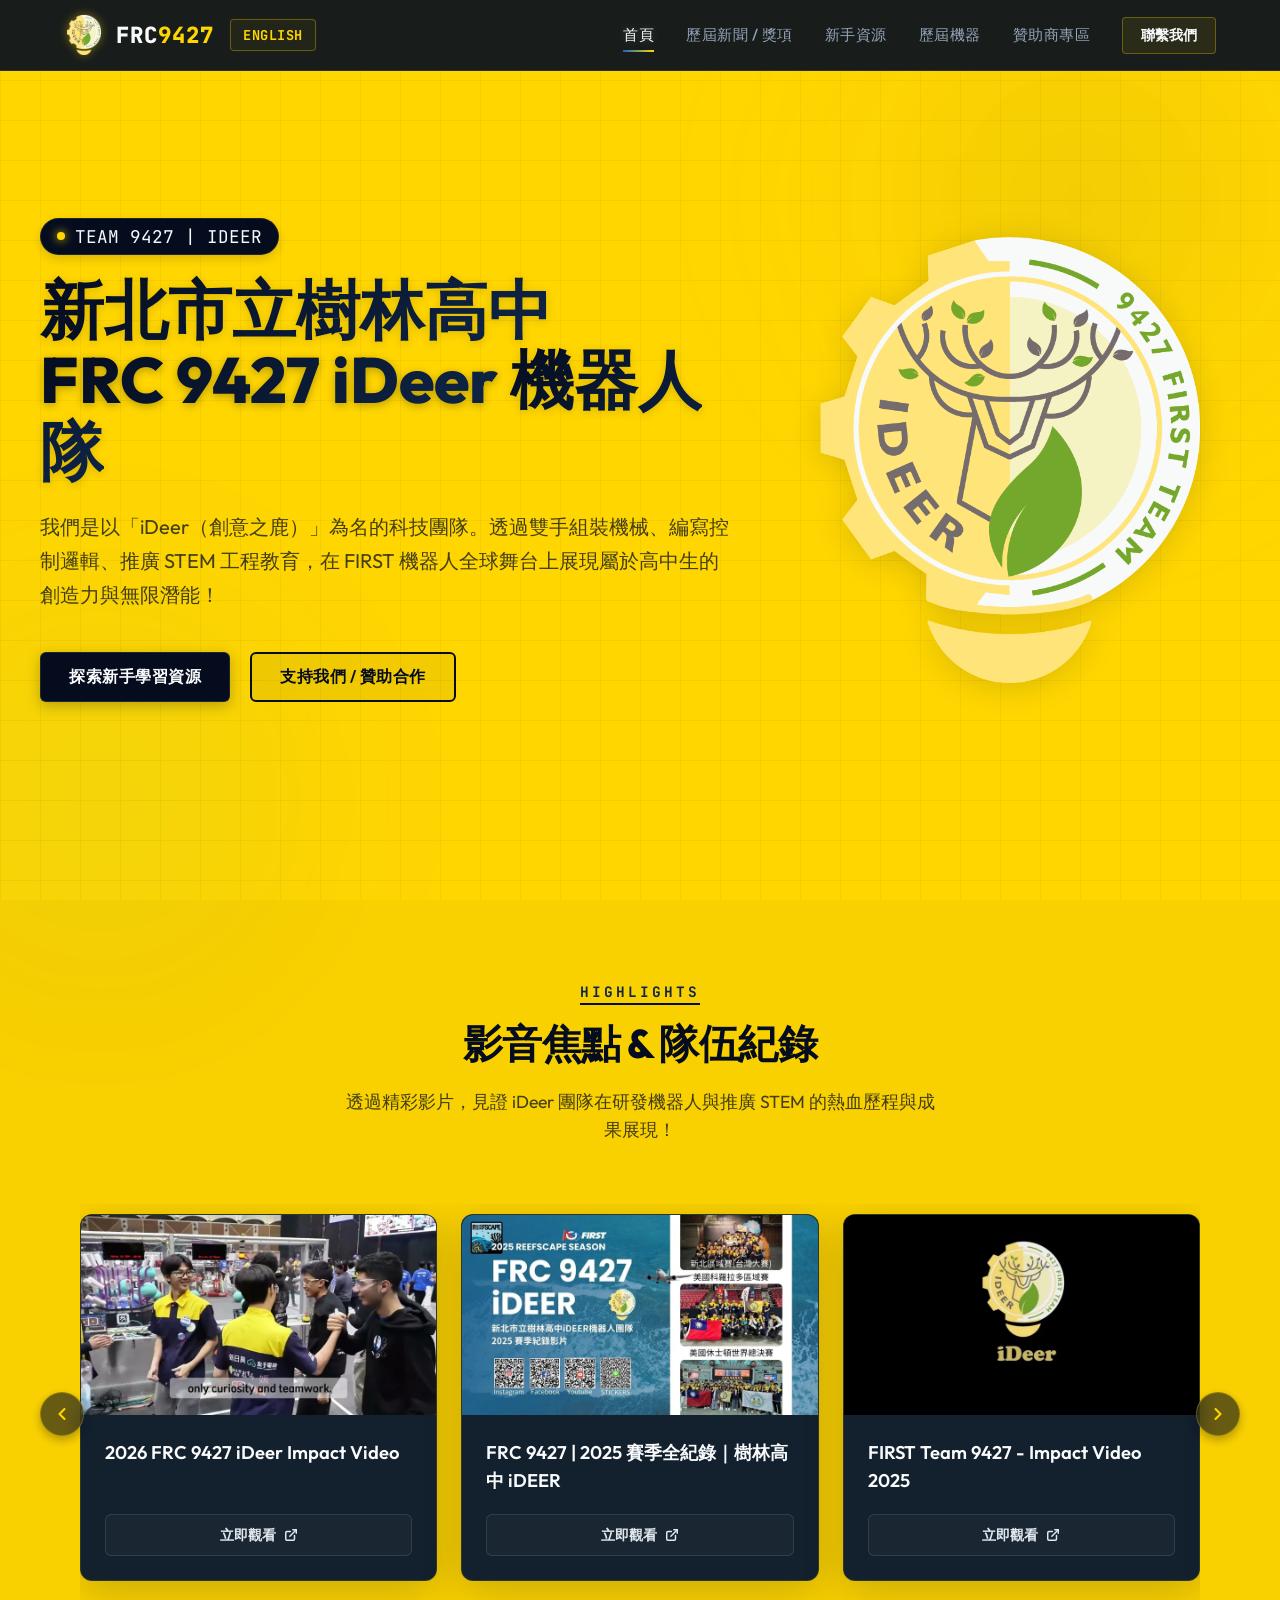
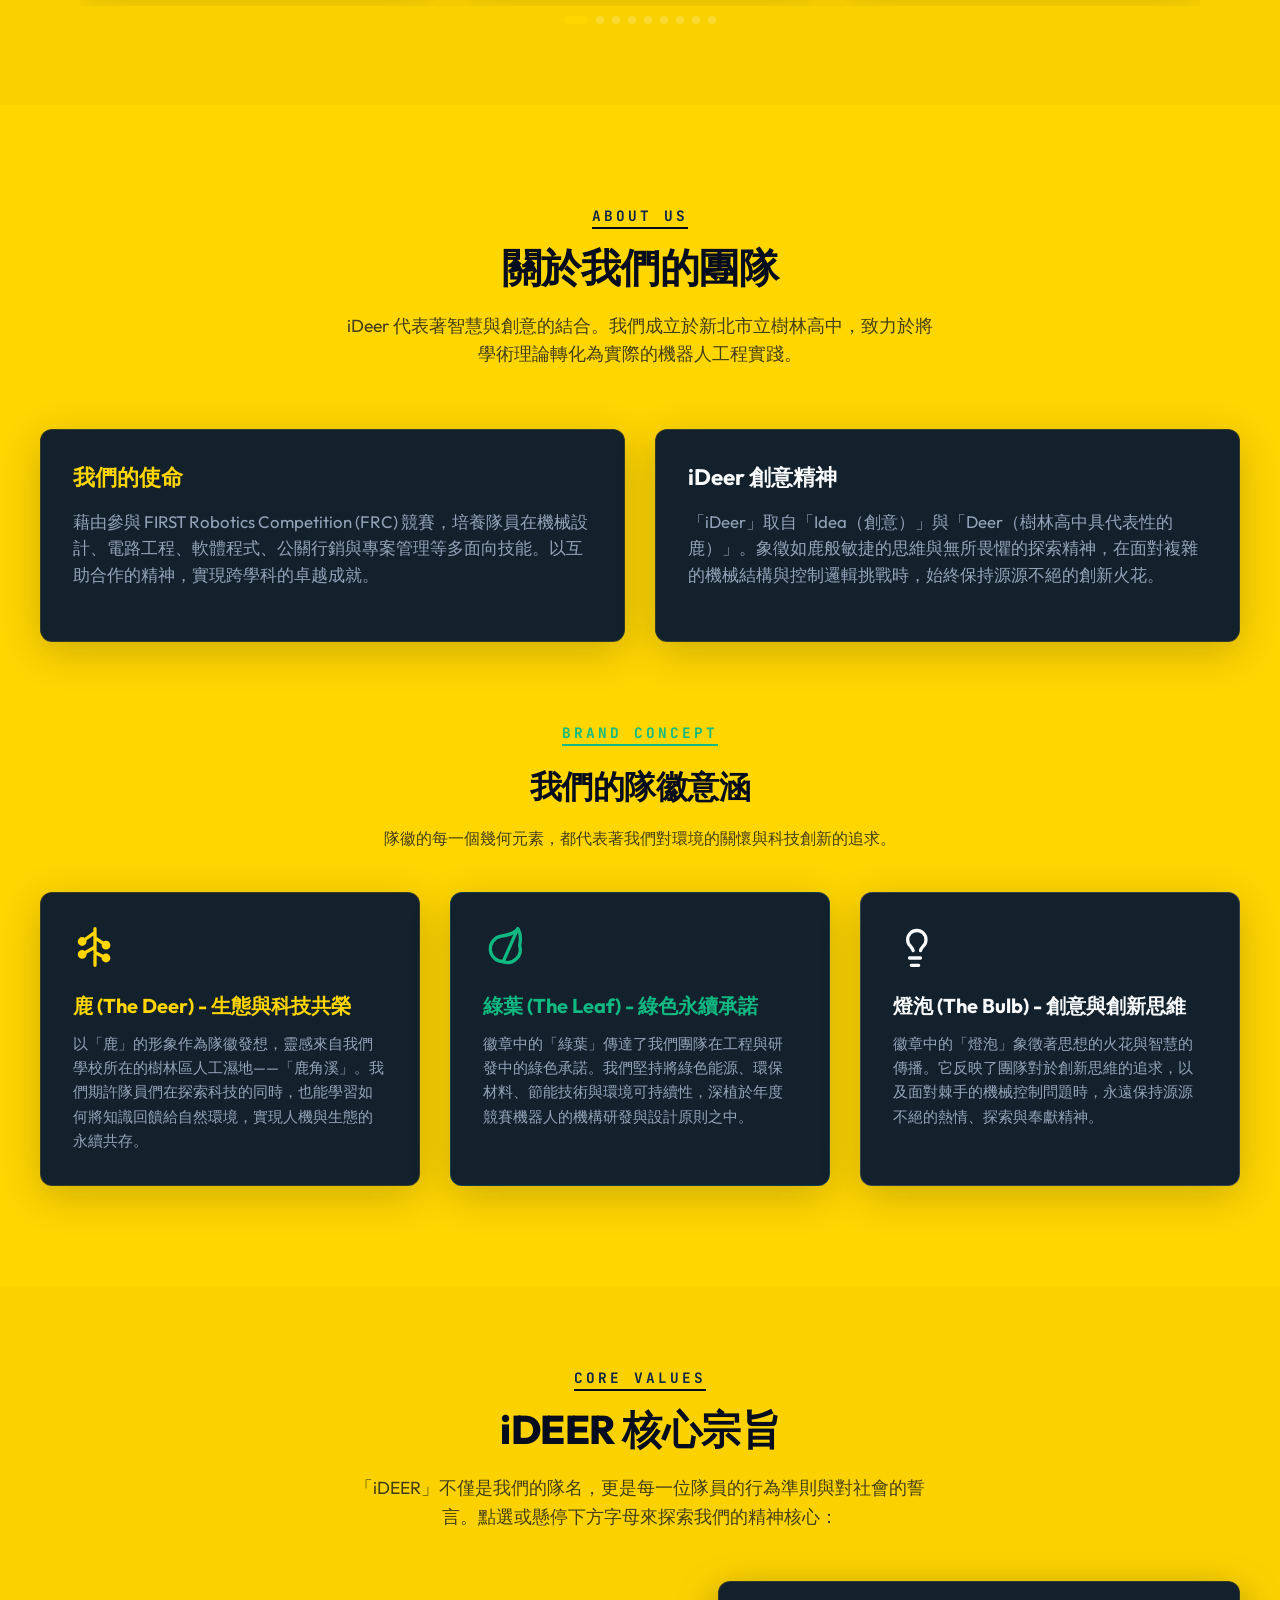
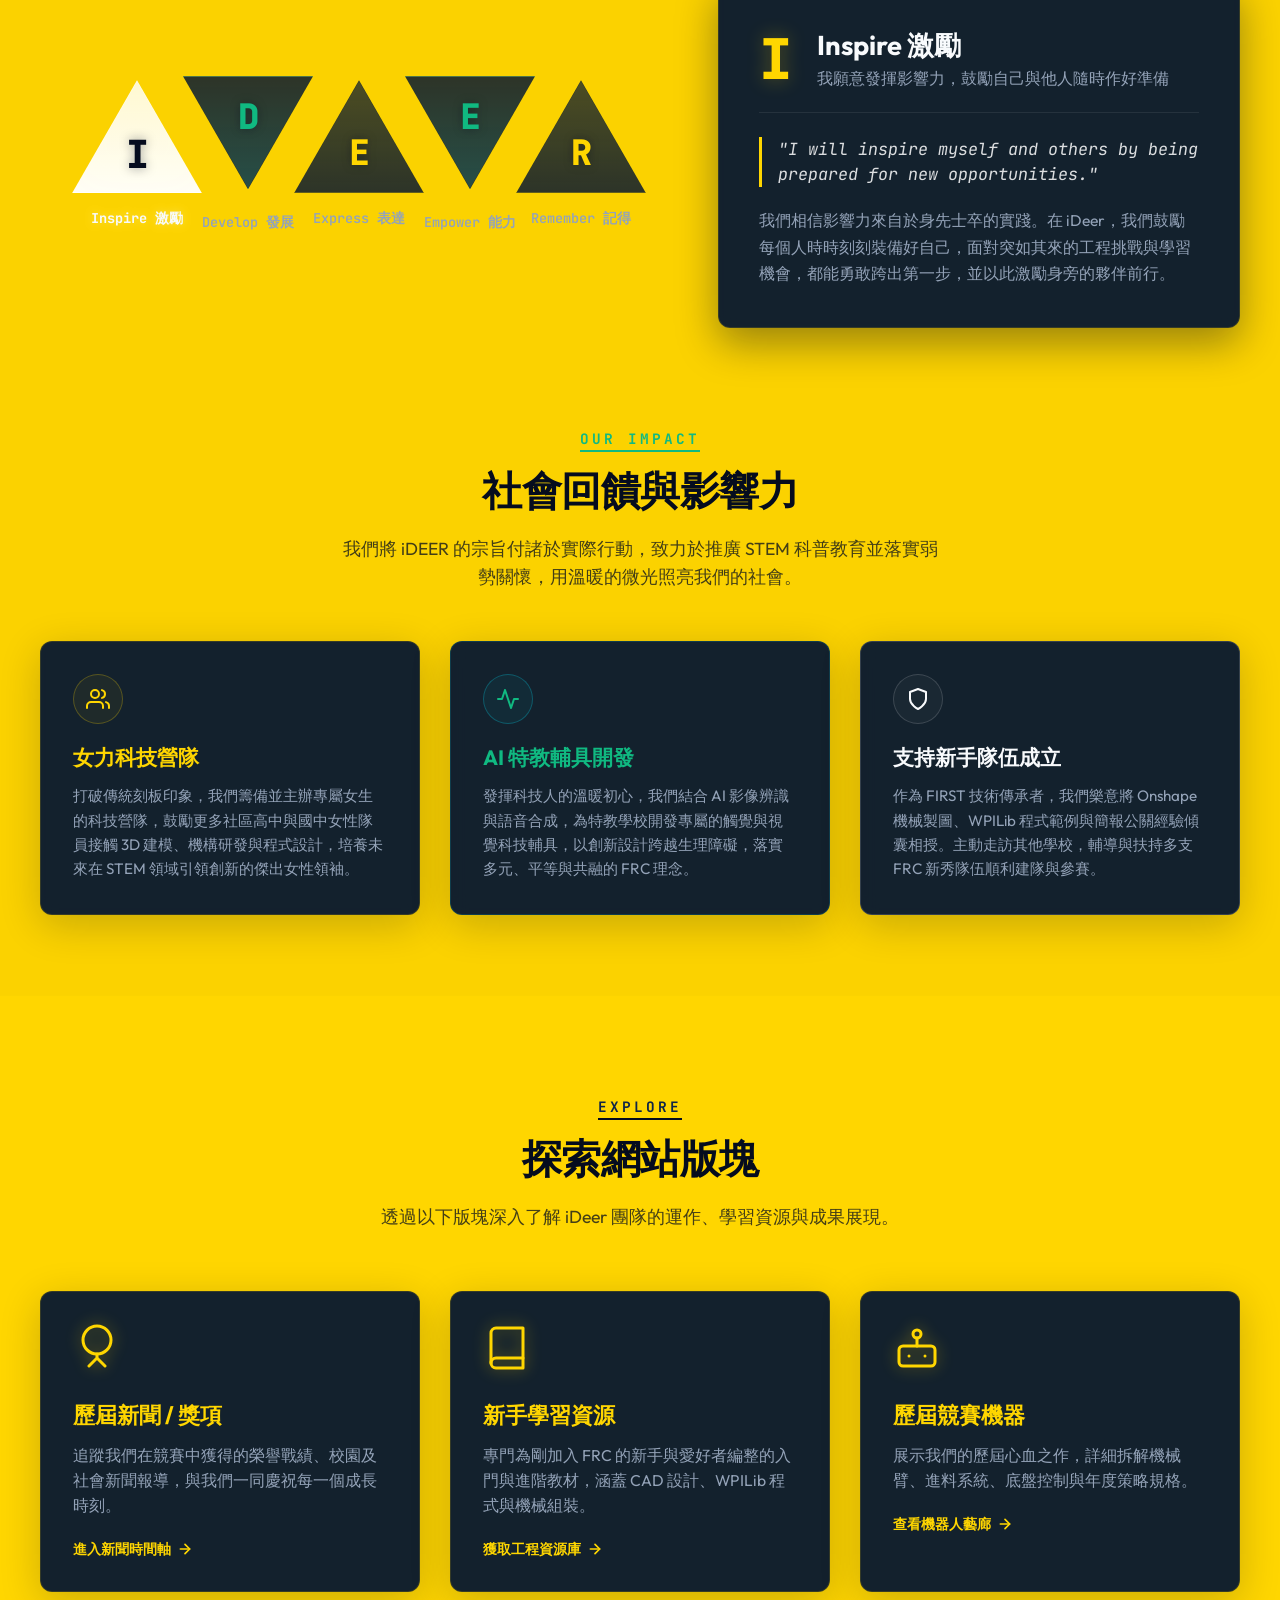
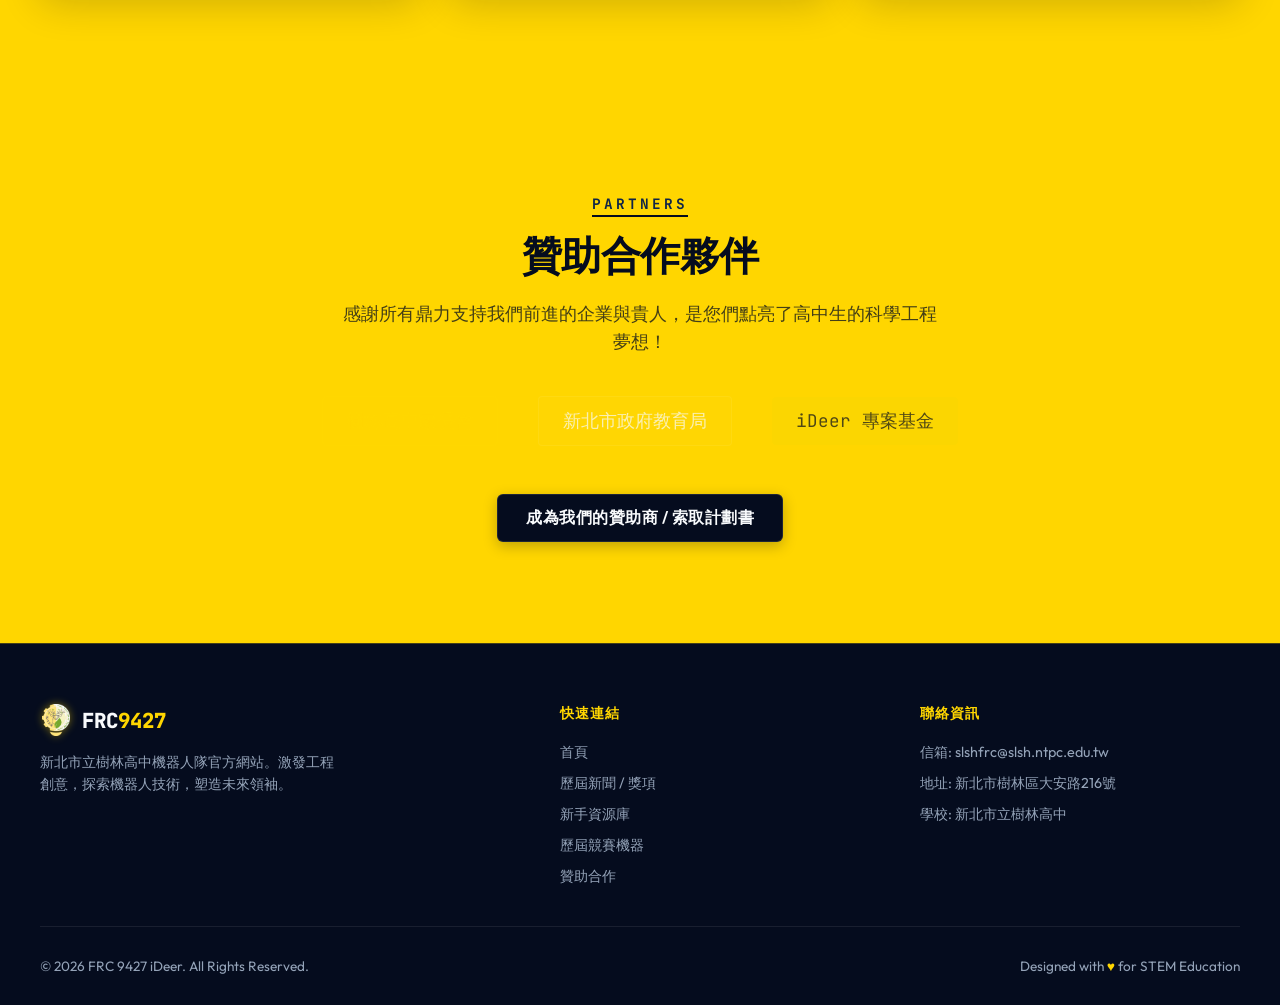
<file: index.html>
<!DOCTYPE html>
<html lang="zh-Hant">
<head>
  <meta charset="UTF-8">
  <meta name="viewport" content="width=device-width, initial-scale=1.0">
  <title>FRC 9427 iDeer | 新北市立樹林高中機器人隊</title>
  <meta name="description" content="新北市立樹林高中 FRC 9427 iDeer 機器人隊官方網站。透過 FIRST 機器人競賽推廣台灣 STEM 科學與工程教育，培養未來科技創新領袖。">
  
  <!-- CSS Stylesheet -->
  <link rel="stylesheet" href="assets/css/style.css?v=2.2">
  <script src="assets/js/i18n.js" defer></script>
  
  <!-- SEO Open Graph -->
  <meta property="og:title" content="FRC 9427 iDeer | 新北市立樹林高中機器人隊">
  <meta property="og:description" content="樹林高中機器人隊 FRC 9427 iDeer 官方網站。探索我們的歷年戰績、機器人設計、新手資源與贊助商。">
  <meta property="og:type" content="website">
</head>
<body>

  <!-- Background Ambient Lights -->
  <div class="ambient-glow"></div>
  <div class="ambient-glow-2"></div>

  <!-- Global Header & Navigation -->
  <div id="header-placeholder" data-active="home"></div>

  <main>
    <!-- HERO SECTION -->
    <section class="hero">
      <div class="section-container hero-grid">
        <div class="hero-content">
          <div class="hero-tagline">TEAM 9427 | IDEER</div>
          <h1 class="hero-title">
            <span data-i18n="hero.titleSchool">新北市立樹林高中</span><br>
            <span><span data-i18n="hero.titleTeam">FRC 9427 iDeer</span></span> 
            <span data-i18n="hero.titleSuffix">機器人隊</span>
          </h1>
          <p class="hero-subtitle" data-i18n="hero.subtitle">我們是以「iDeer（創意之鹿）」為名的科技團隊。透過雙手組裝機械、編寫控制邏輯、推廣 STEM 工程教育，在 FIRST 機器人全球舞台上展現屬於高中生的創造力與無限潛能！</p>
          <div class="hero-btns">
            <a href="resources.html" class="btn btn-primary" data-i18n="hero.btnResources">探索新手學習資源</a>
            <a href="sponsors.html" class="btn btn-secondary" data-i18n="hero.btnSupport">支持我們 / 贊助合作</a>
          </div>
        </div>
        <div class="hero-visual">
          <img src="assets/images/logo.png" class="deer-emblem" alt="FRC 9427 iDeer Official Logo">
        </div>
      </div>
    </section>

    <!-- VIDEO FOCUS CAROUSEL SECTION -->
    <section class="reveal video-carousel-section" style="background: rgba(255, 214, 0, 0.003); border-top: 1px solid rgba(255, 214, 0, 0.02); border-bottom: 1px solid rgba(255, 214, 0, 0.02); padding: 80px 0; position: relative; overflow: hidden;">
      <div class="section-container">
        <div class="section-header">
          <span class="section-tag">Highlights</span>
          <h2 class="section-title" data-i18n="highlights.title">影音焦點 & 隊伍紀錄</h2>
          <p class="section-desc" data-i18n="highlights.desc">透過精彩影片，見證 iDeer 團隊在研發機器人與推廣 STEM 的熱血歷程與成果展現！</p>
        </div>

        <div class="carousel-wrapper">
          <!-- 左右控制按鈕 -->
          <button class="carousel-control-btn btn-prev" aria-label="Previous slide">
            <svg viewBox="0 0 24 24" fill="none" stroke="currentColor" stroke-width="2.5" stroke-linecap="round" stroke-linejoin="round">
              <polyline points="15 18 9 12 15 6"></polyline>
            </svg>
          </button>
          <button class="carousel-control-btn btn-next" aria-label="Next slide">
            <svg viewBox="0 0 24 24" fill="none" stroke="currentColor" stroke-width="2.5" stroke-linecap="round" stroke-linejoin="round">
              <polyline points="9 18 15 12 9 6"></polyline>
            </svg>
          </button>

          <!-- 輪播軌道容器 -->
          <div class="carousel-track" id="video-carousel-track">
            <!-- Card 1 -->
            <div class="carousel-card glass-card">
              <div class="card-img-wrapper">
                <img src="assets/images/videos/video_001.webp" alt="2026 FRC 9427 iDeer Impact Video" class="card-img" loading="lazy">
                <div class="card-play-overlay">
                  <svg viewBox="0 0 24 24" fill="currentColor" class="play-icon">
                    <polygon points="5 3 19 12 5 21 5 3"></polygon>
                  </svg>
                </div>
              </div>
              <div class="card-info">
                <h3 class="card-title" data-i18n="highlights.v1.title">2026 FRC 9427 iDeer Impact Video</h3>
                <a href="https://youtu.be/gyb7woZFOAI?si=ydS19fORwJ95qR46" target="_blank" class="card-action-btn">
                  <span data-i18n="highlights.watchNow">立即觀看</span>
                  <svg viewBox="0 0 24 24" fill="none" stroke="currentColor" stroke-width="2.5" stroke-linecap="round" stroke-linejoin="round">
                    <path d="M18 13v6a2 2 0 0 1-2 2H5a2 2 0 0 1-2-2V8a2 2 0 0 1 2-2h6"></path>
                    <polyline points="15 3 21 3 21 9"></polyline>
                    <line x1="10" y1="14" x2="21" y2="3"></line>
                  </svg>
                </a>
              </div>
            </div>

            <!-- Card 2 -->
            <div class="carousel-card glass-card">
              <div class="card-img-wrapper">
                <img src="assets/images/videos/video_002.webp" alt="2025 賽季全紀錄" class="card-img" loading="lazy">
                <div class="card-play-overlay">
                  <svg viewBox="0 0 24 24" fill="currentColor" class="play-icon">
                    <polygon points="5 3 19 12 5 21 5 3"></polygon>
                  </svg>
                </div>
              </div>
              <div class="card-info">
                <h3 class="card-title" data-i18n="highlights.v2.title">FRC 9427 | 2025 賽季全紀錄｜樹林高中 iDEER</h3>
                <a href="https://www.youtube.com/watch?v=pk_J7Pp_Ehs" target="_blank" class="card-action-btn">
                  <span data-i18n="highlights.watchNow">立即觀看</span>
                  <svg viewBox="0 0 24 24" fill="none" stroke="currentColor" stroke-width="2.5" stroke-linecap="round" stroke-linejoin="round">
                    <path d="M18 13v6a2 2 0 0 1-2 2H5a2 2 0 0 1-2-2V8a2 2 0 0 1 2-2h6"></path>
                    <polyline points="15 3 21 3 21 9"></polyline>
                    <line x1="10" y1="14" x2="21" y2="3"></line>
                  </svg>
                </a>
              </div>
            </div>

            <!-- Card 3 -->
            <div class="carousel-card glass-card">
              <div class="card-img-wrapper">
                <img src="assets/images/videos/video_003.webp" alt="Impact Video 2025" class="card-img" loading="lazy">
                <div class="card-play-overlay">
                  <svg viewBox="0 0 24 24" fill="currentColor" class="play-icon">
                    <polygon points="5 3 19 12 5 21 5 3"></polygon>
                  </svg>
                </div>
              </div>
              <div class="card-info">
                <h3 class="card-title" data-i18n="highlights.v3.title">FIRST Team 9427 - Impact Video 2025</h3>
                <a href="https://www.youtube.com/watch?v=JUu4h5PwJaE" target="_blank" class="card-action-btn">
                  <span data-i18n="highlights.watchNow">立即觀看</span>
                  <svg viewBox="0 0 24 24" fill="none" stroke="currentColor" stroke-width="2.5" stroke-linecap="round" stroke-linejoin="round">
                    <path d="M18 13v6a2 2 0 0 1-2 2H5a2 2 0 0 1-2-2V8a2 2 0 0 1 2-2h6"></path>
                    <polyline points="15 3 21 3 21 9"></polyline>
                    <line x1="10" y1="14" x2="21" y2="3"></line>
                  </svg>
                </a>
              </div>
            </div>

            <!-- Card 4 -->
            <div class="carousel-card glass-card">
              <div class="card-img-wrapper">
                <img src="assets/images/videos/video_004.webp" alt="Robot in 5 weeks" class="card-img" loading="lazy">
                <div class="card-play-overlay">
                  <svg viewBox="0 0 24 24" fill="currentColor" class="play-icon">
                    <polygon points="5 3 19 12 5 21 5 3"></polygon>
                  </svg>
                </div>
              </div>
              <div class="card-info">
                <h3 class="card-title" data-i18n="highlights.v4.title">Team 9427 iDEER - 2025 REEFSCAPE Robot in 5 weeks</h3>
                <a href="https://www.youtube.com/watch?v=5P5DFO7Ry0o&t=25s" target="_blank" class="card-action-btn">
                  <span data-i18n="highlights.watchNow">立即觀看</span>
                  <svg viewBox="0 0 24 24" fill="none" stroke="currentColor" stroke-width="2.5" stroke-linecap="round" stroke-linejoin="round">
                    <path d="M18 13v6a2 2 0 0 1-2 2H5a2 2 0 0 1-2-2V8a2 2 0 0 1 2-2h6"></path>
                    <polyline points="15 3 21 3 21 9"></polyline>
                    <line x1="10" y1="14" x2="21" y2="3"></line>
                  </svg>
                </a>
              </div>
            </div>

            <!-- Card 5 -->
            <div class="carousel-card glass-card">
              <div class="card-img-wrapper">
                <img src="assets/images/videos/video_005.webp" alt="Like A Deer Music Video" class="card-img" loading="lazy">
                <div class="card-play-overlay">
                  <svg viewBox="0 0 24 24" fill="currentColor" class="play-icon">
                    <polygon points="5 3 19 12 5 21 5 3"></polygon>
                  </svg>
                </div>
              </div>
              <div class="card-info">
                <h3 class="card-title" data-i18n="highlights.v5.title">Like A Deer MV (2024 Southern Cross Regional)</h3>
                <a href="https://www.youtube.com/watch?v=qI7DogPocPc" target="_blank" class="card-action-btn">
                  <span data-i18n="highlights.watchNow">立即觀看</span>
                  <svg viewBox="0 0 24 24" fill="none" stroke="currentColor" stroke-width="2.5" stroke-linecap="round" stroke-linejoin="round">
                    <path d="M18 13v6a2 2 0 0 1-2 2H5a2 2 0 0 1-2-2V8a2 2 0 0 1 2-2h6"></path>
                    <polyline points="15 3 21 3 21 9"></polyline>
                    <line x1="10" y1="14" x2="21" y2="3"></line>
                  </svg>
                </a>
              </div>
            </div>

            <!-- Card 6 -->
            <div class="carousel-card glass-card">
              <div class="card-img-wrapper">
                <img src="assets/images/videos/video_006.webp" alt="Like a Deer MV Pre-Season" class="card-img" loading="lazy">
                <div class="card-play-overlay">
                  <svg viewBox="0 0 24 24" fill="currentColor" class="play-icon">
                    <polygon points="5 3 19 12 5 21 5 3"></polygon>
                  </svg>
                </div>
              </div>
              <div class="card-info">
                <h3 class="card-title" data-i18n="highlights.v6.title">樹林高中 FRC 9427 － Like a Deer MV版 (Pre-Season)</h3>
                <a href="https://www.youtube.com/watch?v=3KbH438oagc" target="_blank" class="card-action-btn">
                  <span data-i18n="highlights.watchNow">立即觀看</span>
                  <svg viewBox="0 0 24 24" fill="none" stroke="currentColor" stroke-width="2.5" stroke-linecap="round" stroke-linejoin="round">
                    <path d="M18 13v6a2 2 0 0 1-2 2H5a2 2 0 0 1-2-2V8a2 2 0 0 1 2-2h6"></path>
                    <polyline points="15 3 21 3 21 9"></polyline>
                    <line x1="10" y1="14" x2="21" y2="3"></line>
                  </svg>
                </a>
              </div>
            </div>

            <!-- Card 7 -->
            <div class="carousel-card glass-card">
              <div class="card-img-wrapper">
                <img src="assets/images/videos/video_007.webp" alt="2025新北FRC新生盃開幕影片" class="card-img" loading="lazy">
                <div class="card-play-overlay">
                  <svg viewBox="0 0 24 24" fill="currentColor" class="play-icon">
                    <polygon points="5 3 19 12 5 21 5 3"></polygon>
                  </svg>
                </div>
              </div>
              <div class="card-info">
                <h3 class="card-title" data-i18n="highlights.v7.title">2025 新北 FRC 新生盃開幕影片</h3>
                <a href="https://www.youtube.com/watch?v=zNt2UkwO9gw" target="_blank" class="card-action-btn">
                  <span data-i18n="highlights.watchNow">立即觀看</span>
                  <svg viewBox="0 0 24 24" fill="none" stroke="currentColor" stroke-width="2.5" stroke-linecap="round" stroke-linejoin="round">
                    <path d="M18 13v6a2 2 0 0 1-2 2H5a2 2 0 0 1-2-2V8a2 2 0 0 1 2-2h6"></path>
                    <polyline points="15 3 21 3 21 9"></polyline>
                    <line x1="10" y1="14" x2="21" y2="3"></line>
                  </svg>
                </a>
              </div>
            </div>

            <!-- Card 8 -->
            <div class="carousel-card glass-card">
              <div class="card-img-wrapper">
                <img src="assets/images/videos/video_008.webp" alt="季後賽回顧影片" class="card-img" loading="lazy">
                <div class="card-play-overlay">
                  <svg viewBox="0 0 24 24" fill="currentColor" class="play-icon">
                    <polygon points="5 3 19 12 5 21 5 3"></polygon>
                  </svg>
                </div>
              </div>
              <div class="card-info">
                <h3 class="card-title" data-i18n="highlights.v8.title">2024 FRC 機器人臺灣季後賽回顧影片</h3>
                <a href="https://www.youtube.com/watch?v=qbTGLrCF16w" target="_blank" class="card-action-btn">
                  <span data-i18n="highlights.watchNow">立即觀看</span>
                  <svg viewBox="0 0 24 24" fill="none" stroke="currentColor" stroke-width="2.5" stroke-linecap="round" stroke-linejoin="round">
                    <path d="M18 13v6a2 2 0 0 1-2 2H5a2 2 0 0 1-2-2V8a2 2 0 0 1 2-2h6"></path>
                    <polyline points="15 3 21 3 21 9"></polyline>
                    <line x1="10" y1="14" x2="21" y2="3"></line>
                  </svg>
                </a>
              </div>
            </div>

            <!-- Card 9 -->
            <div class="carousel-card glass-card">
              <div class="card-img-wrapper">
                <img src="assets/images/videos/video_009.webp" alt="季後賽宣傳影片" class="card-img" loading="lazy">
                <div class="card-play-overlay">
                  <svg viewBox="0 0 24 24" fill="currentColor" class="play-icon">
                    <polygon points="5 3 19 12 5 21 5 3"></polygon>
                  </svg>
                </div>
              </div>
              <div class="card-info">
                <h3 class="card-title" data-i18n="highlights.v9.title">2024 FRC 機器人臺灣季後賽宣傳影片</h3>
                <a href="https://www.youtube.com/watch?v=JoyeqFqjIeM" target="_blank" class="card-action-btn">
                  <span data-i18n="highlights.watchNow">立即觀看</span>
                  <svg viewBox="0 0 24 24" fill="none" stroke="currentColor" stroke-width="2.5" stroke-linecap="round" stroke-linejoin="round">
                    <path d="M18 13v6a2 2 0 0 1-2 2H5a2 2 0 0 1-2-2V8a2 2 0 0 1 2-2h6"></path>
                    <polyline points="15 3 21 3 21 9"></polyline>
                    <line x1="10" y1="14" x2="21" y2="3"></line>
                  </svg>
                </a>
              </div>
            </div>

          </div>
          
          <!-- 底部小圓點導覽 (Dots Indicators) -->
          <div class="carousel-dots" id="video-carousel-dots"></div>
        </div>
      </div>
    </section>

    <!-- TEAM INTRODUCTION SECTION -->
    <section class="reveal">
      <div class="section-container">
        <div class="section-header">
          <span class="section-tag">About us</span>
          <h2 class="section-title" data-i18n="about.title">關於我們的團隊</h2>
          <p class="section-desc" data-i18n="about.desc">iDeer 代表著智慧與創意的結合。我們成立於新北市立樹林高中，致力於將學術理論轉化為實際的機器人工程實踐。</p>
        </div>

        <div style="display: grid; grid-template-columns: repeat(auto-fit, minmax(320px, 1fr)); gap: 30px; margin-top: 40px;">
          <!-- Core Mission Card -->
          <div class="glass-card">
            <h3 class="feature-title" style="color: var(--primary-yellow); margin-bottom: 16px;" data-i18n="about.missionTitle">我們的使命</h3>
            <p class="feature-desc" style="font-size: 1.05rem;" data-i18n="about.missionDesc">藉由參與 FIRST Robotics Competition (FRC) 競賽，培養隊員在機械設計、電路工程、軟體程式、公關行銷與專案管理等多面向技能。以互助合作的精神，實現跨學科的卓越成就。</p>
          </div>

          <!-- Dynamic Deer Spirit Card -->
          <div class="glass-card">
            <h3 class="feature-title" style="color: var(--accent-neon); margin-bottom: 16px;" data-i18n="about.spiritTitle">iDeer 創意精神</h3>
            <p class="feature-desc" style="font-size: 1.05rem;" data-i18n="about.spiritDesc">「iDeer」取自「Idea（創意）」與「Deer（樹林高中具代表性的鹿）」。象徵如鹿般敏捷的思維與無所畏懼的探索精神，在面對複雜的機械結構與控制邏輯挑戰時，始終保持源源不絕的創新火花。</p>
          </div>
        </div>

        <!-- Logo Concept Sub-section -->
        <div class="logo-concept-container" style="margin-top: 80px;">
          <div class="section-header" style="margin-bottom: 40px; text-align: center;">
            <span class="section-tag" style="color: var(--accent-cyber); border-bottom-color: var(--accent-cyber);">Brand Concept</span>
            <h3 class="section-title" style="font-size: 2rem; margin-top: 8px;" data-i18n="about.badgeTitle">我們的隊徽意涵</h3>
            <p class="section-desc" style="font-size: 1rem;" data-i18n="about.badgeDesc">隊徽的每一個幾何元素，都代表著我們對環境的關懷與科技創新的追求。</p>
          </div>

          <div class="logo-concept-grid">
            <!-- Concept 1: Deer -->
            <div class="glass-card concept-card">
              <div class="concept-icon-wrapper" style="color: var(--primary-yellow); margin-bottom: 20px;">
                <!-- 精美鹿角 SVG 圖示 -->
                <svg viewBox="0 0 24 24" fill="none" stroke="currentColor" stroke-width="1.8" stroke-linecap="round" stroke-linejoin="round" class="concept-svg" style="width: 44px; height: 44px;">
                  <path d="M12 2v20M12 4L5 9M12 7l6 4M12 12l-7 4M12 15l6 3" />
                  <circle cx="5" cy="9" r="1.5" fill="currentColor" />
                  <circle cx="18" cy="11" r="1.5" fill="currentColor" />
                  <circle cx="5" cy="16" r="1.5" fill="currentColor" />
                  <circle cx="18" cy="18" r="1.5" fill="currentColor" />
                </svg>
              </div>
              <h4 class="concept-title" style="font-size: 1.25rem; font-weight: 700; margin-bottom: 12px; color: var(--primary-yellow);" data-i18n="about.badgeConcept1Title">鹿 (The Deer) - 生態與科技共榮</h4>
              <p class="concept-desc" style="color: var(--text-gray); line-height: 1.6; font-size: 0.95rem;" data-i18n="about.badgeConcept1Desc">以「鹿」的形象作為隊徽發想，靈感來自我們學校所在的樹林區人工濕地——「鹿角溪」。我們期許隊員們在探索科技的同時，也能學習如何將知識回饋給自然環境，實現人機與生態的永續共存。</p>
            </div>

            <!-- Concept 2: Leaf -->
            <div class="glass-card concept-card" style="border-color: rgba(0, 229, 255, 0.15);">
              <div class="concept-icon-wrapper" style="color: var(--accent-cyber); margin-bottom: 20px;">
                <!-- 精美綠葉 SVG 圖示 -->
                <svg viewBox="0 0 24 24" fill="none" stroke="currentColor" stroke-width="1.8" stroke-linecap="round" stroke-linejoin="round" class="concept-svg" style="width: 44px; height: 44px;">
                  <path d="M11 20A7 7 0 0 1 9.8 6.1C15.5 5 17 4.48 19 2c1 2 2 3.5 1 9.2a7 7 0 0 1-9 8.8z" />
                  <path d="M19 2L11 20" />
                </svg>
              </div>
              <h4 class="concept-title" style="font-size: 1.25rem; font-weight: 700; margin-bottom: 12px; color: var(--accent-cyber);" data-i18n="about.badgeConcept2Title">綠葉 (The Leaf) - 綠色永續承諾</h4>
              <p class="concept-desc" style="color: var(--text-gray); line-height: 1.6; font-size: 0.95rem;" data-i18n="about.badgeConcept2Desc">徽章中的「綠葉」傳達了我們團隊在工程與研發中的綠色承諾。我們堅持將綠色能源、環保材料、節能技術與環境可持續性，深植於年度競賽機器人的機構研發與設計原則之中。</p>
            </div>

            <!-- Concept 3: Bulb -->
            <div class="glass-card concept-card" style="border-color: rgba(255, 255, 255, 0.15);">
              <div class="concept-icon-wrapper" style="color: var(--text-white); margin-bottom: 20px;">
                <!-- 精美燈泡 SVG 圖示 -->
                <svg viewBox="0 0 24 24" fill="none" stroke="currentColor" stroke-width="1.8" stroke-linecap="round" stroke-linejoin="round" class="concept-svg" style="width: 44px; height: 44px;">
                  <path d="M15 14c.2-1 .7-1.7 1.5-2.5 1-.9 1.5-2.2 1.5-3.5A5 5 0 0 0 8 8c0 1 .4 2.5 1.5 3.5.7.8 1.3 1.5 1.5 2.5" />
                  <path d="M9 18h6M10 22h4" />
                </svg>
              </div>
              <h4 class="concept-title" style="font-size: 1.25rem; font-weight: 700; margin-bottom: 12px; color: var(--text-white);" data-i18n="about.badgeConcept3Title">燈泡 (The Bulb) - 創意與創新思維</h4>
              <p class="concept-desc" style="color: var(--text-gray); line-height: 1.6; font-size: 0.95rem;" data-i18n="about.badgeConcept3Desc">徽章中的「燈泡」象徵著思想的火花與智慧的傳播。它反映了團隊對於創新思維的追求，以及面對棘手的機械控制問題時，永遠保持源源不絕的熱情、探索與奉獻精神。</p>
            </div>
          </div>
        </div>
      </div>
    </section>

    <!-- iDEER VALUES SECTION -->
    <section class="reveal values-section" style="background: rgba(5, 12, 30, 0.015); border-top: 1px solid rgba(255, 214, 0, 0.02); border-bottom: 1px solid rgba(255, 214, 0, 0.02); padding: 80px 0;">
      <div class="section-container">
        
        <!-- 核心宗旨互動看板子區段 -->
        <div class="values-board-container">
          <div class="section-header" style="margin-bottom: 50px;">
            <span class="section-tag" data-i18n="values.tag">Core Values</span>
            <h2 class="section-title" data-i18n="values.title">iDEER 核心宗旨</h2>
            <p class="section-desc" data-i18n="values.desc">「iDEER」不僅是我們的隊名，更是每一位隊員的行為準則與對社會的誓言。點選或懸停下方字母來探索我們的精神核心：</p>
          </div>

          <div class="ideer-interactive-board">
            
            <!-- 左側：交錯拼貼三角形軌道 (桌機端) -->
            <div class="ideer-triangles-grid">
              
              <!-- I: Inspire -->
              <div class="triangle-item-wrapper active" data-value="I">
                <div class="svg-triangle-up yellow-glow">
                  <span class="letter-label">I</span>
                </div>
                <div class="letter-title" data-i18n="values.inspire">Inspire 激勵</div>
              </div>

              <!-- D: Develop -->
              <div class="triangle-item-wrapper" data-value="D">
                <div class="svg-triangle-down slate-glow">
                  <span class="letter-label">D</span>
                </div>
                <div class="letter-title" data-i18n="values.develop">Develop 發展</div>
              </div>

              <!-- E: Express -->
              <div class="triangle-item-wrapper" data-value="E1">
                <div class="svg-triangle-up yellow-glow">
                  <span class="letter-label">E</span>
                </div>
                <div class="letter-title" data-i18n="values.express">Express 表達</div>
              </div>

              <!-- E: Empower -->
              <div class="triangle-item-wrapper" data-value="E2">
                <div class="svg-triangle-down slate-glow">
                  <span class="letter-label">E</span>
                </div>
                <div class="letter-title" data-i18n="values.empower">Empower 能力</div>
              </div>

              <!-- R: Remember -->
              <div class="triangle-item-wrapper" data-value="R">
                <div class="svg-triangle-up yellow-glow">
                  <span class="letter-label">R</span>
                </div>
                <div class="letter-title" data-i18n="values.remember">Remember 記得</div>
              </div>

            </div>

            <!-- 右側：毛玻璃詳情面版 -->
            <div class="values-detail-panel glass-card">
              <div class="panel-content active" id="content-I">
                <div class="panel-header-row">
                  <span class="panel-letter">I</span>
                  <div class="panel-title-group">
                    <h3 class="panel-value-title" data-i18n="values.inspireTitle">Inspire 激勵</h3>
                    <p class="panel-subtitle" data-i18n="values.inspireSub">我願意發揮影響力，鼓勵自己與他人隨時作好準備</p>
                  </div>
                </div>
                <div class="panel-body">
                  <blockquote class="english-quote">"I will inspire myself and others by being prepared for new opportunities."</blockquote>
                  <p class="panel-desc-text" data-i18n="values.inspireDesc">我們相信影響力來自於身先士卒的實踐。在 iDeer，我們鼓勵每個人時時刻刻裝備好自己，面對突如其來的工程挑戰與學習機會，都能勇敢跨出第一步，並以此激勵身旁的夥伴前行。</p>
                </div>
              </div>

              <div class="panel-content" id="content-D">
                <div class="panel-header-row">
                  <span class="panel-letter" style="color: var(--accent-cyber);">D</span>
                  <div class="panel-title-group">
                    <h3 class="panel-value-title" style="color: var(--accent-cyber);" data-i18n="values.developTitle">Develop 發展</h3>
                    <p class="panel-subtitle" data-i18n="values.developSub">我願意在發展才能、學著變強的同時也善待他人</p>
                  </div>
                </div>
                <div class="panel-body">
                  <blockquote class="english-quote">"I will develop my abilities, being strong and kind to everyone."</blockquote>
                  <p class="panel-desc-text" data-i18n="values.developDesc">個人才能的精進與團隊的強大絕不建立在傲慢之上。我們在工程技術、程式編寫與專案管理的道路上學著變強，但我們永遠對新手、對身邊的所有人保持最大的善意、耐心與溫柔。</p>
                </div>
              </div>

              <div class="panel-content" id="content-E1">
                <div class="panel-header-row">
                  <span class="panel-letter">E</span>
                  <div class="panel-title-group">
                    <h3 class="panel-value-title" data-i18n="values.expressTitle">Express 表達</h3>
                    <p class="panel-subtitle" data-i18n="values.expressSub">我願意展現謙虛、負責、有禮貌的行為</p>
                  </div>
                </div>
                <div class="panel-body">
                  <blockquote class="english-quote">"I will express being humble, responsible, and polite in everything I do."</blockquote>
                  <p class="panel-desc-text" data-i18n="values.expressDesc">在 FIRST 舞台上，隊員的一言一行都代表著隊伍的招牌。我們自我要求將「專業有禮」與「負責擔當」融入日常行為中，以無比謙虛的姿態，學習他人的優點，勇於承擔屬於自己的責任。</p>
                </div>
              </div>

              <div class="panel-content" id="content-E2">
                <div class="panel-header-row">
                  <span class="panel-letter" style="color: var(--accent-cyber);">E</span>
                  <div class="panel-title-group">
                    <h3 class="panel-value-title" style="color: var(--accent-cyber);" data-i18n="values.empowerTitle">Empower 能力</h3>
                    <p class="panel-subtitle" data-i18n="values.empowerSub">我願意在有能力的時候幫助他人</p>
                  </div>
                </div>
                <div class="panel-body">
                  <blockquote class="english-quote">"I will empower everyone around me by offering help and support whenever I can."</blockquote>
                  <p class="panel-desc-text" data-i18n="values.empowerDesc">能力的賦予並非為了彰顯自我，而是為了照亮他人。不論是在賽場的維修區，還是在地方的科學社群，只要我們有足夠的知識與資源，iDeer 永遠樂意為身陷泥淖的其他隊伍或新手提供熱情且無私的協助。</p>
                </div>
              </div>

              <div class="panel-content" id="content-R">
                <div class="panel-header-row">
                  <span class="panel-letter">R</span>
                  <div class="panel-title-group">
                    <h3 class="panel-value-title" data-i18n="values.rememberTitle">Remember 記得</h3>
                    <p class="panel-subtitle" data-i18n="values.rememberSub">我會永遠記得感謝，因為沒有事情是理所當然</p>
                  </div>
                </div>
                <div class="panel-body">
                  <blockquote class="english-quote">"I will remember to say “thank you” and take nothing for granted."</blockquote>
                  <p class="panel-desc-text" data-i18n="values.rememberDesc">每一筆贊助、每一次指導、每一位家長與校方的支援，背後都是無數人默默的付出。我們永遠把「感謝」放在心中並大聲說出口，感恩我們所擁有的資源，珍惜每一次上場比賽與研發的幸福時光。</p>
                </div>
              </div>

            </div>
          </div>
        </div>

        <!-- 社會影響力子區段 -->
        <div class="social-impact-container" style="margin-top: 100px;">
          <div class="section-header" style="margin-bottom: 50px;">
            <span class="section-tag" style="color: var(--accent-cyber); border-bottom-color: var(--accent-cyber);">Our Impact</span>
            <h2 class="section-title" data-i18n="impact.title">社會回饋與影響力</h2>
            <p class="section-desc" data-i18n="impact.desc">我們將 iDEER 的宗旨付諸於實際行動，致力於推廣 STEM 科普教育並落實弱勢關懷，用溫暖的微光照亮我們的社會。</p>
          </div>

          <div class="impact-cards-grid">
            
            <!-- Impact Card 1 -->
            <div class="glass-card impact-card">
              <div class="impact-icon-circle" style="background: rgba(255, 214, 0, 0.05); border: 1px solid rgba(255, 214, 0, 0.25); color: var(--primary-yellow); width: 50px; height: 50px; border-radius: 50%; display: flex; align-items: center; justify-content: center; margin-bottom: 20px;">
                <svg viewBox="0 0 24 24" fill="none" stroke="currentColor" stroke-width="2" stroke-linecap="round" stroke-linejoin="round" style="width: 24px; height: 24px;">
                  <path d="M17 21v-2a4 4 0 0 0-4-4H5a4 4 0 0 0-4 4v2" />
                  <circle cx="9" cy="7" r="4" />
                  <path d="M23 21v-2a4 4 0 0 0-3-3.87" />
                  <path d="M16 3.13a4 4 0 0 1 0 7.75" />
                </svg>
              </div>
              <h3 class="impact-title" style="font-size: 1.3rem; font-weight: 700; margin-bottom: 12px; color: var(--primary-yellow);" data-i18n="impact.c1.title">女力科技營隊</h3>
              <p class="impact-desc" style="color: var(--text-gray); line-height: 1.6; font-size: 0.95rem;" data-i18n="impact.c1.desc">打破傳統刻板印象，我們籌備並主辦專屬女生的科技營隊，鼓勵更多社區高中與國中女性隊員接觸 3D 建模、機構研發與程式設計，培養未來在 STEM 領域引領創新的傑出女性領袖。</p>
            </div>

            <!-- Impact Card 2 -->
            <div class="glass-card impact-card" style="border-color: rgba(0, 229, 255, 0.15);">
              <div class="impact-icon-circle" style="background: rgba(0, 229, 255, 0.05); border: 1px solid rgba(0, 229, 255, 0.25); color: var(--accent-cyber); width: 50px; height: 50px; border-radius: 50%; display: flex; align-items: center; justify-content: center; margin-bottom: 20px;">
                <svg viewBox="0 0 24 24" fill="none" stroke="currentColor" stroke-width="2" stroke-linecap="round" stroke-linejoin="round" style="width: 24px; height: 24px;">
                  <path d="M22 12h-4l-3 9L9 3l-3 9H2" />
                </svg>
              </div>
              <h3 class="impact-title" style="font-size: 1.3rem; font-weight: 700; margin-bottom: 12px; color: var(--accent-cyber);" data-i18n="impact.c2.title">AI 特教輔具開發</h3>
              <p class="impact-desc" style="color: var(--text-gray); line-height: 1.6; font-size: 0.95rem;" data-i18n="impact.c2.desc">發揮科技人的溫暖初心，我們結合 AI 影像辨識與語音合成，為特教學校開發專屬的觸覺與視覺科技輔具，以創新設計跨越生理障礙，落實多元、平等與共融的 FRC 理念。</p>
            </div>

            <!-- Impact Card 3 -->
            <div class="glass-card impact-card" style="border-color: rgba(255, 255, 255, 0.15);">
              <div class="impact-icon-circle" style="background: rgba(255, 255, 255, 0.03); border: 1px solid rgba(255, 255, 255, 0.15); color: var(--text-white); width: 50px; height: 50px; border-radius: 50%; display: flex; align-items: center; justify-content: center; margin-bottom: 20px;">
                <svg viewBox="0 0 24 24" fill="none" stroke="currentColor" stroke-width="2" stroke-linecap="round" stroke-linejoin="round" style="width: 24px; height: 24px;">
                  <path d="M12 22s8-4 8-10V5l-8-3-8 3v7c0 6 8 10 8 10z" />
                </svg>
              </div>
              <h3 class="impact-title" style="font-size: 1.3rem; font-weight: 700; margin-bottom: 12px; color: var(--text-white);" data-i18n="impact.c3.title">支持新手隊伍成立</h3>
              <p class="impact-desc" style="color: var(--text-gray); line-height: 1.6; font-size: 0.95rem;" data-i18n="impact.c3.desc">作為 FIRST 技術傳承者，我們樂意將 Onshape 機械製圖、WPILib 程式範例與簡報公關經驗傾囊相授。主動走訪其他學校，輔導與扶持多支 FRC 新秀隊伍順利建隊與參賽。</p>
            </div>

          </div>
        </div>

      </div>
    </section>

    <!-- WEBSITE HUBS GRID SECTION -->
    <section class="reveal">
      <div class="section-container">
        <div class="section-header">
          <span class="section-tag">Explore</span>
          <h2 class="section-title" data-i18n="hubs.title">探索網站版塊</h2>
          <p class="section-desc" data-i18n="hubs.desc">透過以下版塊深入了解 iDeer 團隊的運作、學習資源與成果展現。</p>
        </div>

        <div class="features-grid">
          <!-- Hub 1: News & Awards -->
          <div class="glass-card">
            <div class="feature-icon">
              <svg viewBox="0 0 24 24" fill="none" stroke-linecap="round" stroke-linejoin="round">
                <circle cx="12" cy="8" r="7" />
                <polyline points="8 21 12 17 16 21 12 17 12 15" />
              </svg>
            </div>
            <h3 class="feature-title" data-i18n="hubs.c1.title">歷屆新聞 / 獎項</h3>
            <p class="feature-desc" data-i18n="hubs.c1.desc">追蹤我們在競賽中獲得的榮譽戰績、校園及社會新聞報導，與我們一同慶祝每一個成長時刻。</p>
            <a href="news.html" class="feature-link">
              <span data-i18n="hubs.c1.link">進入新聞時間軸</span> 
              <svg viewBox="0 0 24 24" fill="none" stroke-linecap="round" stroke-linejoin="round"><line x1="5" y1="12" x2="19" y2="12"></line><polyline points="12 5 19 12 12 19"></polyline></svg>
            </a>
          </div>

          <!-- Hub 2: Rookie Resources -->
          <div class="glass-card">
            <div class="feature-icon">
              <svg viewBox="0 0 24 24" fill="none" stroke-linecap="round" stroke-linejoin="round">
                <path d="M4 19.5A2.5 2.5 0 0 1 6.5 17H20" />
                <path d="M6.5 2H20v20H6.5A2.5 2.5 0 0 1 4 19.5v-15A2.5 2.5 0 0 1 6.5 2z" />
              </svg>
            </div>
            <h3 class="feature-title" data-i18n="hubs.c2.title">新手學習資源</h3>
            <p class="feature-desc" data-i18n="hubs.c2.desc">專門為剛加入 FRC 的新手與愛好者編整的入門與進階教材，涵蓋 CAD 設計、WPILib 程式與機械組裝。</p>
            <a href="resources.html" class="feature-link">
              <span data-i18n="hubs.c2.link">獲取工程資源庫</span> 
              <svg viewBox="0 0 24 24" fill="none" stroke-linecap="round" stroke-linejoin="round"><line x1="5" y1="12" x2="19" y2="12"></line><polyline points="12 5 19 12 12 19"></polyline></svg>
            </a>
          </div>

          <!-- Hub 3: Robots -->
          <div class="glass-card">
            <div class="feature-icon">
              <svg viewBox="0 0 24 24" fill="none" stroke-linecap="round" stroke-linejoin="round">
                <rect x="3" y="11" width="18" height="10" rx="2" />
                <circle cx="12" cy="5" r="2" />
                <path d="M12 7v4" />
                <line x1="8" y1="16" x2="8" y2="16" />
                <line x1="16" y1="16" x2="16" y2="16" />
              </svg>
            </div>
            <h3 class="feature-title" data-i18n="hubs.c3.title">歷屆競賽機器</h3>
            <p class="feature-desc" data-i18n="hubs.c3.desc">展示我們的歷屆心血之作，詳細拆解機械臂、進料系統、底盤控制與年度策略規格。</p>
            <a href="robots.html" class="feature-link">
              <span data-i18n="hubs.c3.link">查看機器人藝廊</span> 
              <svg viewBox="0 0 24 24" fill="none" stroke-linecap="round" stroke-linejoin="round"><line x1="5" y1="12" x2="19" y2="12"></line><polyline points="12 5 19 12 12 19"></polyline></svg>
            </a>
          </div>
        </div>
      </div>
    </section>

    <!-- SPONSORS SLIDER CALL-TO-ACTION -->
    <section class="reveal" style="background: rgba(255, 214, 0, 0.01); border-top: 1px solid rgba(255, 214, 0, 0.05); border-bottom: 1px solid rgba(255, 214, 0, 0.05);">
      <div class="section-container" style="text-align: center;">
        <span class="section-tag">Partners</span>
        <h2 class="section-title" data-i18n="index.sponsors.title">贊助合作夥伴</h2>
        <p class="section-desc" style="margin-bottom: 40px;" data-i18n="index.sponsors.desc">感謝所有鼎力支持我們前進的企業與貴人，是您們點亮了高中生的科學工程夢想！</p>
        
        <!-- Interactive simple sponsor strip -->
        <div style="display: flex; justify-content: center; gap: 40px; flex-wrap: wrap; align-items: center; opacity: 0.7; margin-bottom: 48px;">
          <div style="font-family: var(--font-mono); font-size: 1.1rem; color: var(--primary-yellow); border: var(--border-glow); padding: 12px 24px; border-radius: 4px; background: rgba(255, 214, 0, 0.02);" data-i18n="sponsors.partners.slshPa">樹林高中家長會</div>
          <div style="font-family: var(--font-mono); font-size: 1.1rem; color: var(--text-white); border: var(--border-white); padding: 12px 24px; border-radius: 4px; background: rgba(255, 255, 255, 0.02);" data-i18n="sponsors.partners.ntpcEdu">新北市政府教育局</div>
          <div style="font-family: var(--font-mono); font-size: 1.1rem; color: var(--accent-neon); border: var(--border-neon); padding: 12px 24px; border-radius: 4px; background: rgba(0, 230, 118, 0.02);" data-i18n="sponsors.partners.ideerFund">iDeer 專案基金</div>
        </div>

        <a href="sponsors.html" class="btn btn-primary" data-i18n="index.sponsors.btn">成為我們的贊助商 / 索取計劃書</a>
      </div>
    </section>
  </main>

  <!-- Global Footer -->
  <div id="footer-placeholder"></div>

  <!-- Main orchestrator script -->
  <script src="assets/js/main.js"></script>

  <!-- 首頁頁面專屬交互功能腳本 (高可維護性詳細中文註記版) -->
  <script>
    document.addEventListener("DOMContentLoaded", function () {
      // =========================================================================
      // 【iDEER 核心宗旨互動展示看板邏輯】
      // 點選或滑鼠懸停 (Hover) 左側的三角形字母時，右側對應的毛玻璃詳情面版即時滑入漸顯
      // =========================================================================
      const valueWrappers = document.querySelectorAll('.triangle-item-wrapper');
      const panelContents = document.querySelectorAll('.panel-content');

      if (valueWrappers.length && panelContents.length) {
        valueWrappers.forEach(wrapper => {
          const val = wrapper.getAttribute('data-value');
          
          // 啟用面板與高亮對應字母的核心邏輯
          const activatePanel = () => {
            // 1. 移除所有三角形字母的 active 高亮狀態
            valueWrappers.forEach(w => w.classList.remove('active'));
            // 2. 啟用當前選中三角形的 active 狀態 (觸發 CSS 發光邊框)
            wrapper.classList.add('active');

            // 3. 隱藏所有右側詳情面板
            panelContents.forEach(p => p.classList.remove('active'));
            // 4. 顯示與當前字母對應的詳情面板 (淡入顯示)
            const targetPanel = document.getElementById(`content-${val}`);
            if (targetPanel) {
              targetPanel.classList.add('active');
            }
          };

          // 雙軌事件綁定：支援桌上型電腦「滑鼠懸浮 (mouseenter)」與行動觸控裝置「手指點擊 (click)」
          wrapper.addEventListener('mouseenter', activatePanel);
          wrapper.addEventListener('click', activatePanel);
        });
      }

      // =========================================================================
      // 【影音焦點高性能影片輪播控制器 (Video Carousel Controller)】
      // 支援：(1) 平滑滾動與小圓點同步、(2) 自動無縫輪播、(3) 懸停暫停、(4) 觸控與滑鼠拖曳 (Drag to Scroll)
      // =========================================================================
      const track = document.getElementById('video-carousel-track');
      const cards = track.querySelectorAll('.carousel-card');
      const dotsContainer = document.getElementById('video-carousel-dots');
      const prevBtn = document.querySelector('.carousel-control-btn.btn-prev');
      const nextBtn = document.querySelector('.carousel-control-btn.btn-next');
      
      if (!track || !cards.length || !dotsContainer) return;

      // 1. 動態初始化小圓點導航指示器 (Dots Indicators)
      cards.forEach((_, index) => {
        const dot = document.createElement('div');
        dot.classList.add('carousel-dot');
        if (index === 0) dot.classList.add('active');
        
        // 點擊小圓點，平滑滾動跳轉到相對應的影片卡片
        dot.addEventListener('click', () => {
          scrollToCard(index);
        });
        dotsContainer.appendChild(dot);
      });
      
      const dots = dotsContainer.querySelectorAll('.carousel-dot');
      
      // 輔助函數：滾動到指定索引的卡片
      function scrollToCard(index) {
        if (index < 0 || index >= cards.length) return;
        const card = cards[index];
        const cardWidth = card.getBoundingClientRect().width;
        const gap = 24; // CSS 佈局設定的 gap 寬度 (單位: px)
        
        track.scrollTo({
          left: index * (cardWidth + gap),
          behavior: 'smooth'
        });
      }
      
      // 2. 監聽輪播軌道捲動事件，自動同步更新當前 Active 的小圓點
      let scrollTimeout;
      track.addEventListener('scroll', () => {
        // 使用 Debounce (防抖) 限制計算頻率，極大優化捲動時的效能與幀率表現
        if (scrollTimeout) clearTimeout(scrollTimeout);
        scrollTimeout = setTimeout(() => {
          const card = cards[0];
          if (!card) return;
          const cardWidth = card.getBoundingClientRect().width;
          const gap = 24;
          const scrollLeft = track.scrollLeft;
          
          // 計算當前最接近視窗中央的卡片索引值
          const activeIndex = Math.round(scrollLeft / (cardWidth + gap));
          
          dots.forEach((dot, index) => {
            if (index === activeIndex) {
              dot.classList.add('active');
            } else {
              dot.classList.remove('active');
            }
          });
        }, 50);
      });
      
      // 3. 左右箭頭切換按鈕事件監聽
      prevBtn.addEventListener('click', () => {
        const card = cards[0];
        if (!card) return;
        const cardWidth = card.getBoundingClientRect().width;
        const gap = 24;
        
        track.scrollBy({
          left: -(cardWidth + gap),
          behavior: 'smooth'
        });
      });
      
      nextBtn.addEventListener('click', () => {
        const card = cards[0];
        if (!card) return;
        const cardWidth = card.getBoundingClientRect().width;
        const gap = 24;
        
        // 循環邊界處理：如果已經滾動到最右端，點擊 Next 則滑順地返回最左側起點
        const maxScroll = track.scrollWidth - track.clientWidth;
        if (track.scrollLeft >= maxScroll - 15) {
          track.scrollTo({
            left: 0,
            behavior: 'smooth'
          });
        } else {
          track.scrollBy({
            left: cardWidth + gap,
            behavior: 'smooth'
          });
        }
      });
      
      // 4. 自動無縫輪播計時器邏輯 (AutoPlay)
      let autoPlayInterval = null;
      
      function startAutoPlay() {
        if (autoPlayInterval) return;
        autoPlayInterval = setInterval(() => {
          const card = cards[0];
          if (!card) return;
          const cardWidth = card.getBoundingClientRect().width;
          const gap = 24;
          const maxScroll = track.scrollWidth - track.clientWidth;
          
          if (track.scrollLeft >= maxScroll - 15) {
            track.scrollTo({
              left: 0,
              behavior: 'smooth'
            });
          } else {
            track.scrollBy({
              left: cardWidth + gap,
              behavior: 'smooth'
            });
          }
        }, 4000); // 設定每 4 秒自動向下輪播一次
      }
      
      function stopAutoPlay() {
        if (autoPlayInterval) {
          clearInterval(autoPlayInterval);
          autoPlayInterval = null;
        }
      }
      
      // 5. 互動式輪播暫停/重啟體驗：滑鼠懸停時暫停自動輪播，滑鼠離開時自動重啟
      const carouselWrapper = document.querySelector('.carousel-wrapper');
      if (carouselWrapper) {
        carouselWrapper.addEventListener('mouseenter', stopAutoPlay);
        carouselWrapper.addEventListener('mouseleave', startAutoPlay);
      }
      
      // 6. 行動觸控端防跑防抖：手指點擊拖曳開始時暫停，手指離開後恢復自動輪播
      track.addEventListener('touchstart', stopAutoPlay, { passive: true });
      track.addEventListener('touchend', startAutoPlay, { passive: true });
      
      // 啟動首頁影音自動播放
      startAutoPlay();
      
      // 7. 滑鼠拖曳手勢支援 (Drag to Scroll) - 供桌上型電腦使用者獲得更直覺的探索感
      let isDown = false;
      let startX;
      let scrollLeftVal;
      
      track.addEventListener('mousedown', (e) => {
        isDown = true;
        track.style.scrollBehavior = 'auto'; // 拖曳時必須臨時關閉平滑滾動，以獲取低延遲即時反饋
        startX = e.pageX - track.offsetLeft;
        scrollLeftVal = track.scrollLeft;
        stopAutoPlay();
      });
      
      track.addEventListener('mouseleave', () => {
        if (isDown) {
          isDown = false;
          track.style.scrollBehavior = 'smooth';
          startAutoPlay();
        }
      });
      
      track.addEventListener('mouseup', () => {
        if (isDown) {
          isDown = false;
          track.style.scrollBehavior = 'smooth';
          startAutoPlay();
        }
      });
      
      track.addEventListener('mousemove', (e) => {
        if (!isDown) return;
        e.preventDefault(); // 防止拖曳時瀏覽器選取文字或拖曳卡片圖片
        const x = e.pageX - track.offsetLeft;
        const walk = (x - startX) * 1.5; // 設定拖曳靈敏度加權值為 1.5
        track.scrollLeft = scrollLeftVal - walk;
      });
    });
  </script>
</body>
</html>
</file>
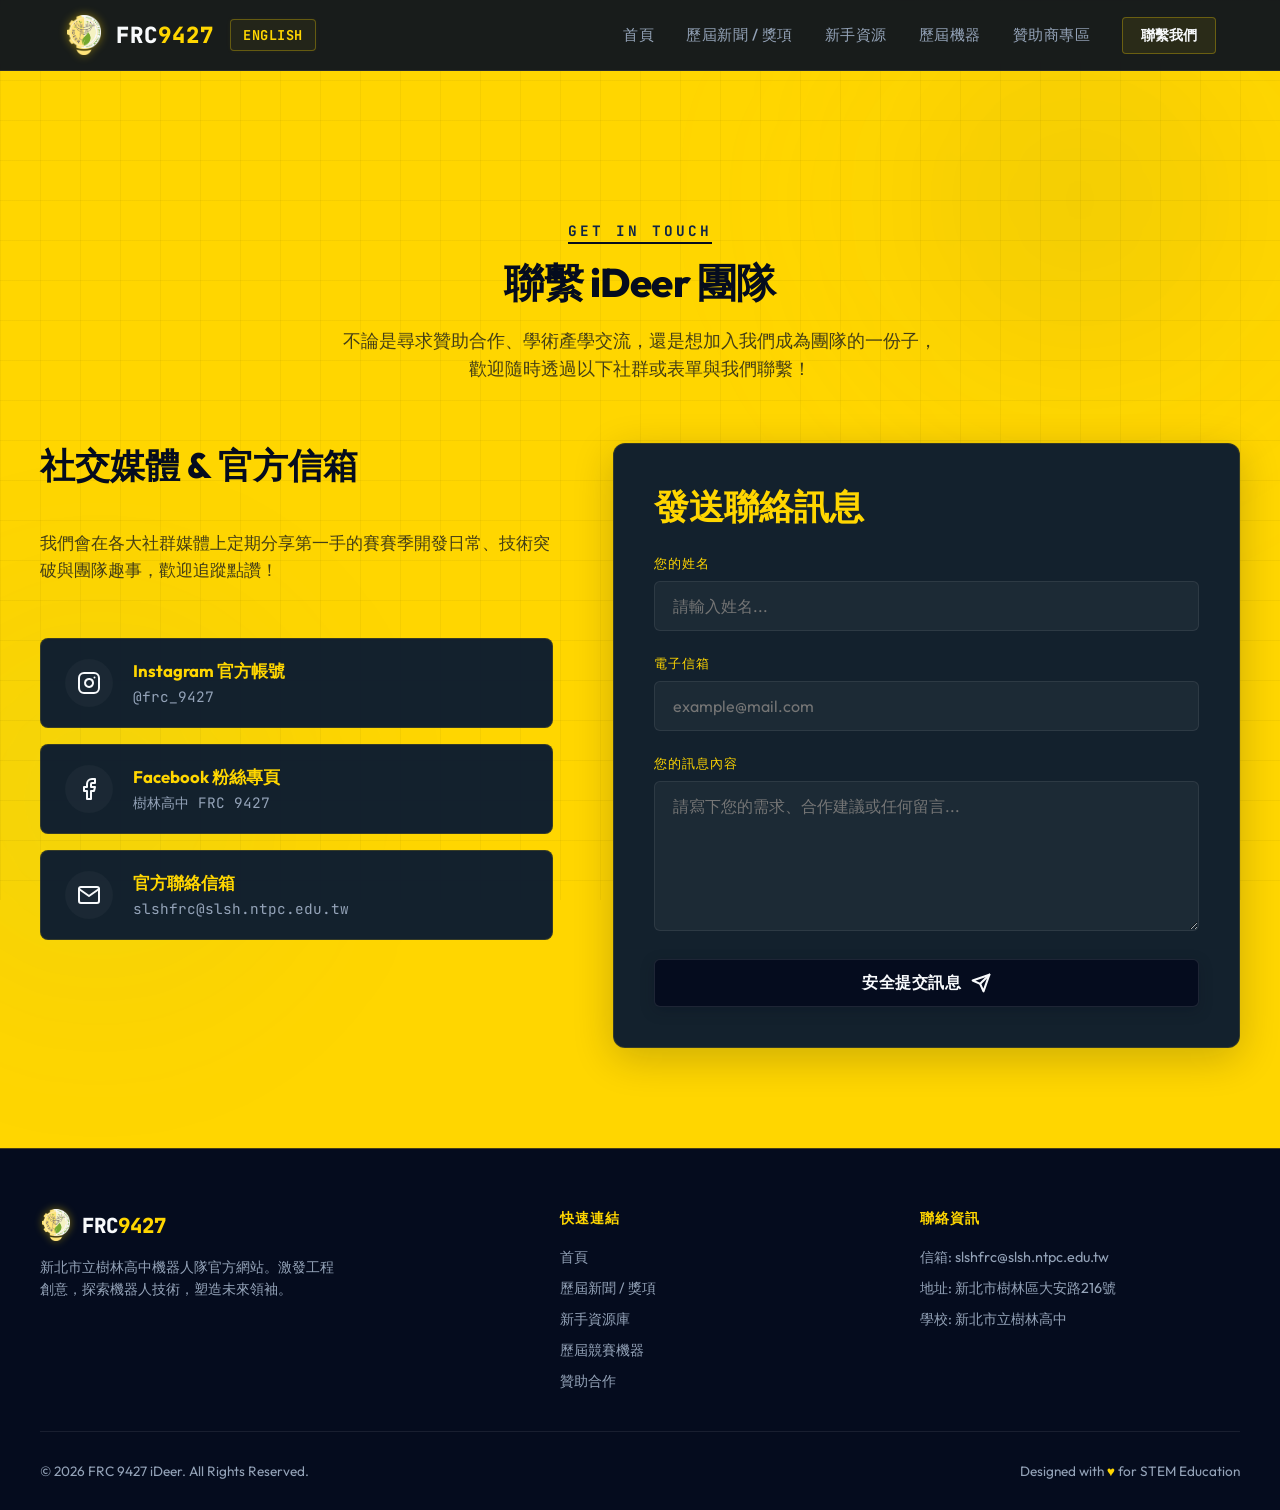
<file: contact.html>
<!DOCTYPE html>
<html lang="zh-Hant">
<head>
  <meta charset="UTF-8">
  <meta name="viewport" content="width=device-width, initial-scale=1.0">
  <title>聯繫我們 | FRC 9427 iDeer</title>
  <meta name="description" content="新北市立樹林高中 FRC 9427 iDeer 機器人隊聯絡方式。歡迎透過 FB 粉絲團、IG 帳號或電子郵件與我們聯繫合作。">
  
  <!-- CSS Stylesheet -->
  <link rel="stylesheet" href="assets/css/style.css?v=2.2">
  <script src="assets/js/i18n.js" defer></script>
</head>
<body>

  <!-- Background Ambient Lights -->
  <div class="ambient-glow"></div>
  <div class="ambient-glow-2"></div>

  <!-- Global Header & Navigation -->
  <div id="header-placeholder" data-active="contact"></div>

  <main style="padding-top: 120px;">
    <section>
      <div class="section-container">
        <!-- HEADER -->
        <div class="section-header">
          <span class="section-tag">Get In Touch</span>
          <h1 class="section-title" data-i18n="contact.title">聯繫 iDeer 團隊</h1>
          <p class="section-desc" data-i18n="contact.desc">不論是尋求贊助合作、學術產學交流，還是想加入我們成為團隊的一份子，歡迎隨時透過以下社群或表單與我們聯繫！</p>
        </div>

        <div class="contact-grid">
          <!-- LEFT SIDE: SOCIAL CARDS -->
          <div class="contact-info reveal">
            <h2 class="contact-title" data-i18n="contact.socialTitle">社交媒體 & 官方信箱</h2>
            <p class="contact-subtext" style="margin-bottom: 24px;" data-i18n="contact.socialSubtext">我們會在各大社群媒體上定期分享第一手的賽賽季開發日常、技術突破與團隊趣事，歡迎追蹤點讚！</p>
            
            <div class="social-list">
              <!-- Instagram -->
              <a href="https://www.instagram.com/frc_9427/" target="_blank" rel="noopener" class="social-card" aria-label="Go to Official Instagram">
                <div class="social-icon">
                  <svg viewBox="0 0 24 24" fill="none" stroke-linecap="round" stroke-linejoin="round">
                    <rect x="2" y="2" width="20" height="20" rx="5" ry="5" />
                    <path d="M16 11.37A4 4 0 1 1 12.63 8 4 4 0 0 1 16 11.37z" />
                    <line x1="17.5" y1="6.5" x2="17.51" y2="6.5" />
                  </svg>
                </div>
                <div class="social-details">
                  <h4 data-i18n="contact.igTitle">Instagram 官方帳號</h4>
                  <p>@frc_9427</p>
                </div>
              </a>

              <!-- Facebook -->
              <a href="https://www.facebook.com/p/SLSH-FRC-61551453710992/?locale=zh_TW" target="_blank" rel="noopener" class="social-card" aria-label="Go to Official Facebook">
                <div class="social-icon">
                  <svg viewBox="0 0 24 24" fill="none" stroke-linecap="round" stroke-linejoin="round">
                    <path d="M18 2h-3a5 5 0 0 0-5 5v3H7v4h3v8h4v-8h3l1-4h-4V7a1 1 0 0 1 1-1h3z" />
                  </svg>
                </div>
                <div class="social-details">
                  <h4 data-i18n="contact.fbTitle">Facebook 粉絲專頁</h4>
                  <p data-i18n="contact.fbName">樹林高中 FRC 9427</p>
                </div>
              </a>

              <!-- Email -->
              <a href="mailto:slshfrc@slsh.ntpc.edu.tw" class="social-card" aria-label="Send Email">
                <div class="social-icon">
                  <svg viewBox="0 0 24 24" fill="none" stroke-linecap="round" stroke-linejoin="round">
                    <path d="M4 4h16c1.1 0 2 .9 2 2v12c0 1.1-.9 2-2 2H4c-1.1 0-2-.9-2-2V6c0-1.1.9-2 2-2z" />
                    <polyline points="22,6 12,13 2,6" />
                  </svg>
                </div>
                <div class="social-details">
                  <h4 data-i18n="contact.emailTitle">官方聯絡信箱</h4>
                  <p>slshfrc@slsh.ntpc.edu.tw</p>
                </div>
              </a>
            </div>
          </div>

          <!-- RIGHT SIDE: CONTACT FORM -->
          <div class="glass-card contact-form-container reveal">
            <h2 class="contact-title" style="margin-bottom: 24px;" data-i18n="contact.formTitle">發送聯絡訊息</h2>
            
            <form id="contactForm" novalidate>
              <!-- Web3Forms Access Key (靜態郵件服務金鑰，若需啟用請填入金鑰值) -->
              <input type="hidden" name="access_key" value="6e32b011-bff0-4f23-8e18-be554a76ffb7">
              <!-- Name Input -->
              <div class="form-group">
                <label for="contactName" class="form-label" data-i18n="contact.nameLabel">您的姓名</label>
                <input type="text" id="contactName" name="name" class="form-input" placeholder="請輸入姓名..." data-i18n="contact.namePlaceholder" required>
                <span class="error-msg" id="nameError" data-i18n="contact.nameError">姓名長度至少需為 2 個字元。</span>
              </div>

              <!-- Email Input -->
              <div class="form-group">
                <label for="contactEmail" class="form-label" data-i18n="contact.emailLabel">電子信箱</label>
                <input type="email" id="contactEmail" name="email" class="form-input" placeholder="example@mail.com" data-i18n="contact.emailPlaceholder" required>
                <span class="error-msg" id="emailError" data-i18n="contact.emailError">請輸入格式正確的電子郵件信箱。</span>
              </div>

              <!-- Message Textarea -->
              <div class="form-group">
                <label for="contactMessage" class="form-label" data-i18n="contact.msgLabel">您的訊息內容</label>
                <textarea id="contactMessage" name="message" class="form-input" placeholder="請寫下您的需求、合作建議或任何留言..." data-i18n="contact.msgPlaceholder" required></textarea>
                <span class="error-msg" id="messageError" data-i18n="contact.msgError">留言訊息內容長度至少需為 10 個字元。</span>
              </div>

              <!-- Submit button -->
              <button type="submit" class="btn btn-primary" style="width: 100%;">
                <span data-i18n="contact.submitBtn">安全提交訊息</span>
                <svg viewBox="0 0 24 24" width="20" height="20" fill="none" stroke="currentColor" stroke-width="2.5" stroke-linecap="round" stroke-linejoin="round">
                  <line x1="22" y1="2" x2="11" y2="13"></line>
                  <polygon points="22 2 15 22 11 13 2 9 22 2"></polygon>
                </svg>
              </button>
            </form>

          </div>
        </div>
      </div>
    </section>
  </main>

  <!-- Safe, Non-Blocking Success Modal Overlay -->
  <div class="form-modal" id="successModal" role="dialog" aria-modal="true" aria-labelledby="modalTitle">
    <div class="modal-content">
      <div class="modal-icon">
        <svg viewBox="0 0 24 24" fill="none" stroke-linecap="round" stroke-linejoin="round">
          <polyline points="20 6 9 17 4 12" />
        </svg>
      </div>
      <h3 class="modal-title" id="modalTitle" data-i18n="contact.modalTitle">訊息提交成功</h3>
      <p class="modal-text" data-i18n="contact.modalDesc">我們已經收到您的聯絡訊息！團隊公關將會盡快以電子郵件或社群平台回覆您的合作提案。</p>
      <button class="btn btn-primary" id="closeModalBtn" style="min-width: 120px;" data-i18n="contact.modalClose">確認關閉</button>
    </div>
  </div>

  <!-- Global Footer -->
  <div id="footer-placeholder"></div>

  <!-- Main orchestrator script -->
  <script src="assets/js/main.js"></script>
</body>
</html>
</file>
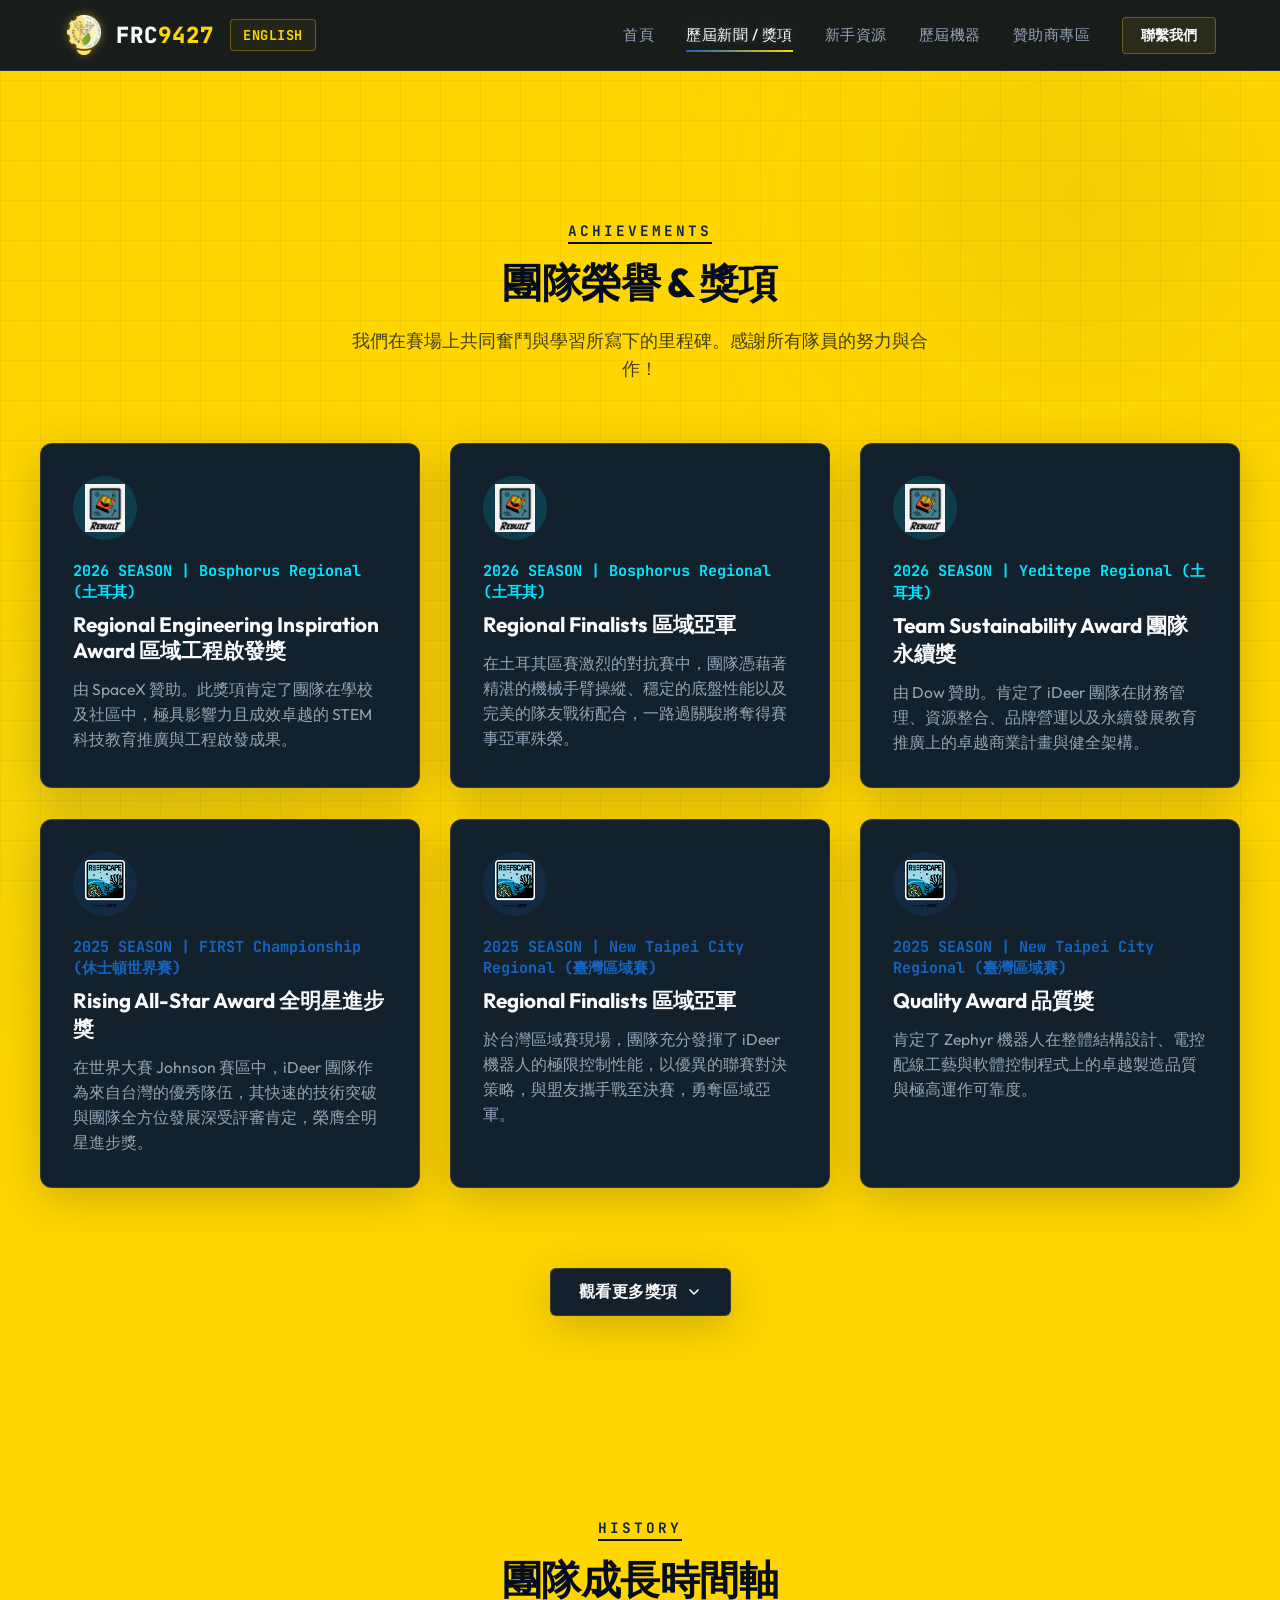
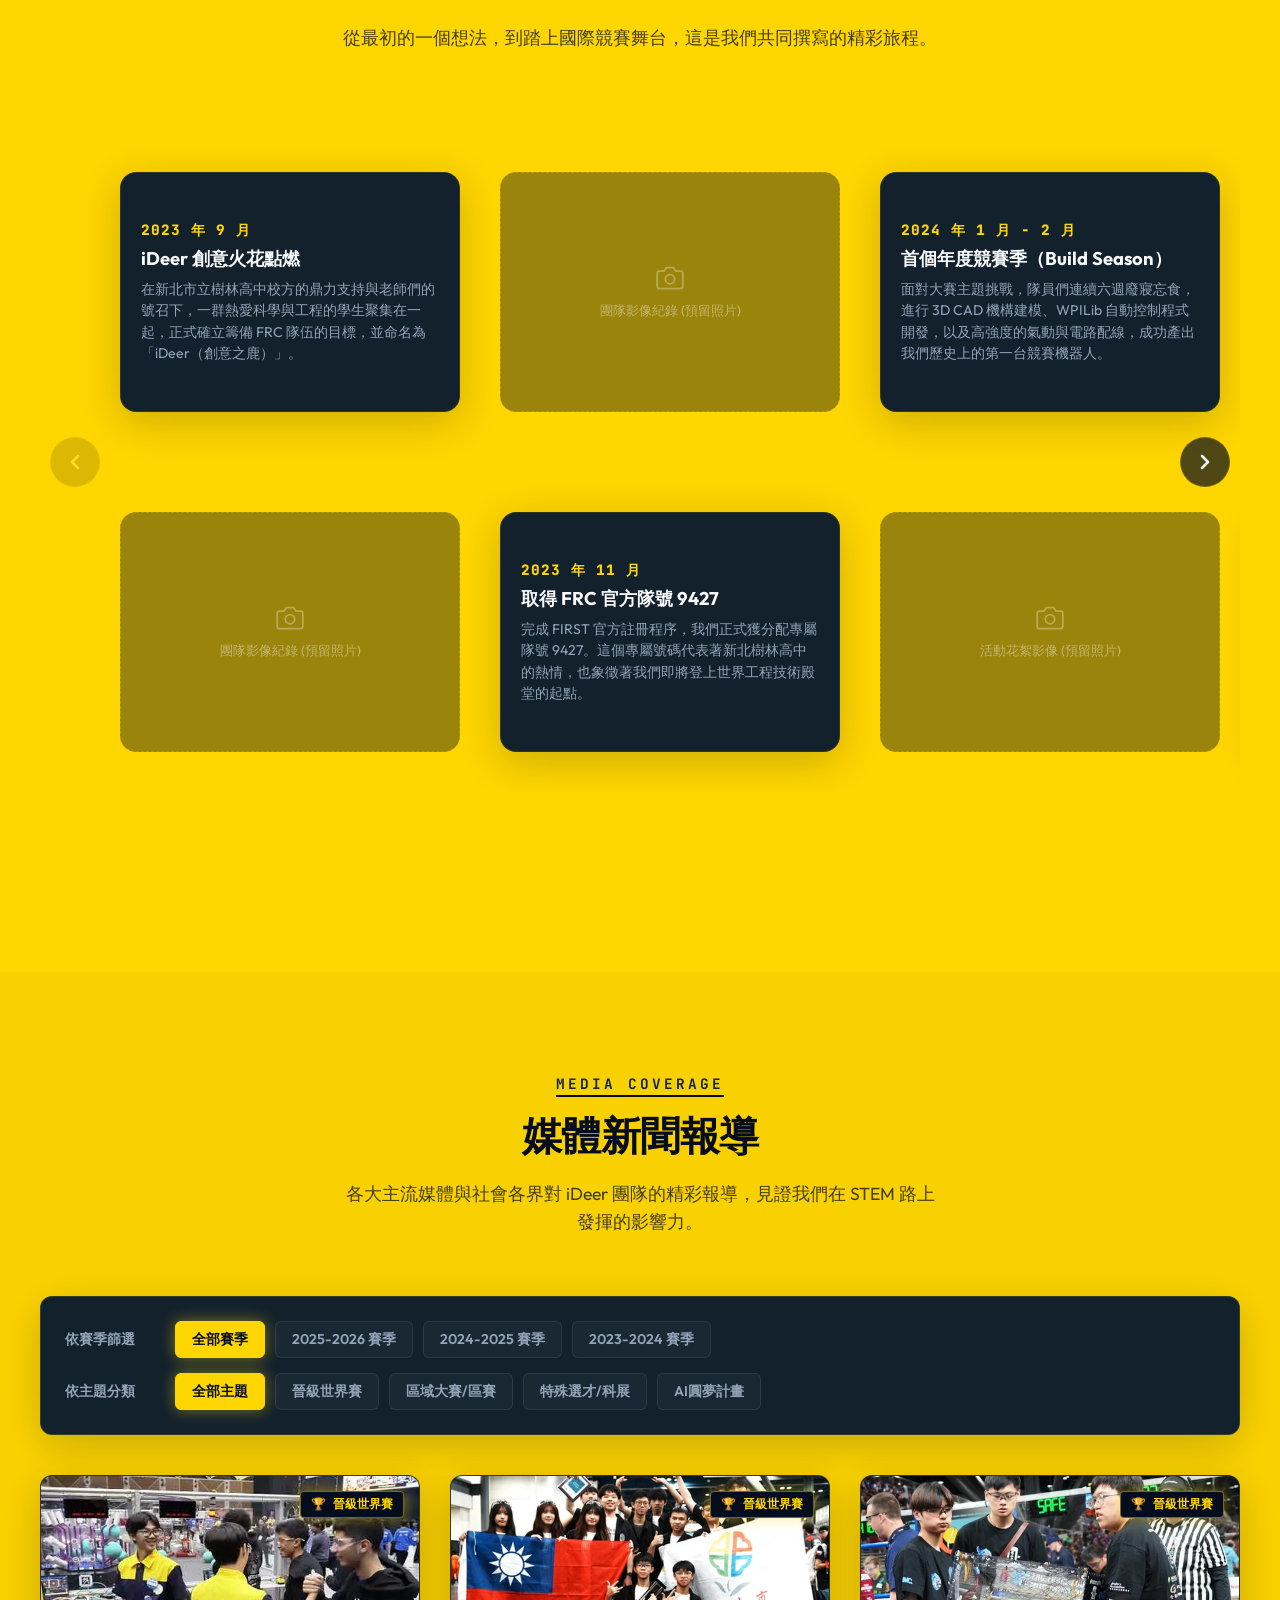
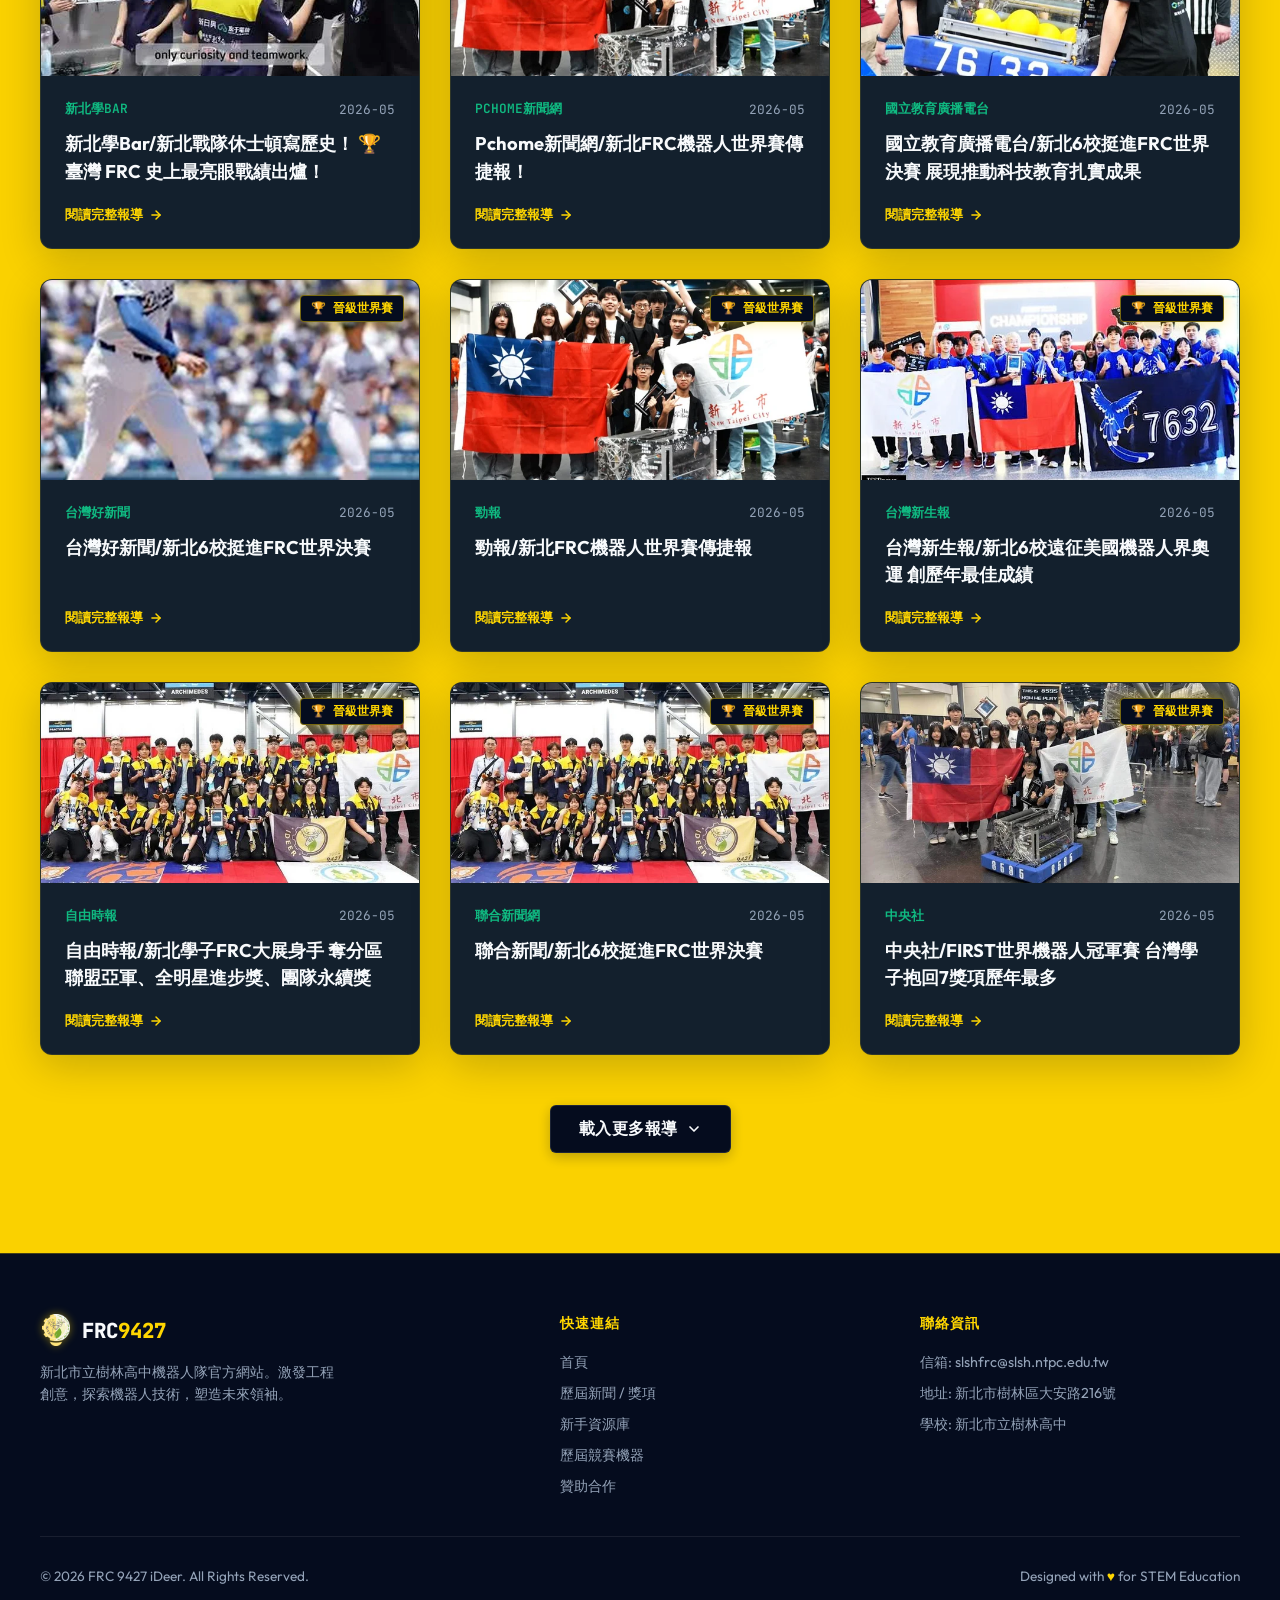
<file: news.html>
<!DOCTYPE html>
<html lang="zh-Hant">

<head>
  <meta charset="UTF-8">
  <meta name="viewport" content="width=device-width, initial-scale=1.0">
  <title>歷屆新聞 & 獎項 | FRC 9427 iDeer</title>
  <meta name="description" content="探索新北市立樹林高中 FRC 9427 iDeer 機器人隊的歷年參賽榮譽、得獎戰績與重要新聞動態。">

  <!-- CSS Stylesheet with Cache Buster -->
  <link rel="stylesheet" href="assets/css/style.css?v=2.3">
  <script src="assets/js/i18n.js" defer></script>
</head>

<body>

  <!-- Background Ambient Lights -->
  <div class="ambient-glow"></div>
  <div class="ambient-glow-2"></div>

  <!-- Global Header & Navigation -->
  <div id="header-placeholder" data-active="news"></div>

  <main style="padding-top: 120px; overflow: hidden;">
    <!-- AWARDS GRID -->
    <section>
      <div class="section-container">
        <div class="section-header">
          <span class="section-tag" data-i18n="awards.tag">Achievements</span>
          <h1 class="section-title" data-i18n="awards.title">團隊榮譽 & 獎項</h1>
          <p class="section-desc" data-i18n="awards.desc">我們在賽場上共同奮鬥與學習所寫下的里程碑。感謝所有隊員的努力與合作！</p>
        </div>

        <div class="awards-grid" id="dynamic-awards-grid">
          <!-- 會由 JS 動態生成 -->
        </div>

        <!-- Load More Awards Button -->
        <div id="load-more-awards-container" style="text-align: center; margin-top: 40px;">
          <button id="load-more-awards-btn" class="btn btn-primary" style="display: inline-flex; align-items: center; gap: 8px;">
            <span>觀看更多獎項</span>
            <svg viewBox="0 0 24 24" fill="none" stroke="currentColor" stroke-width="2.5" stroke-linecap="round"
              stroke-linejoin="round" style="width: 16px; height: 16px; transition: transform 0.3s ease;">
              <polyline points="6 9 12 15 18 9"></polyline>
            </svg>
          </button>
        </div>
      </div>
    </section>

    <!-- HISTORICAL TIMELINE -->
    <section style="background: rgba(255, 214, 0, 0.005); border-top: 1px solid rgba(255, 214, 0, 0.03);">
      <div class="section-container">
        <div class="section-header">
          <span class="section-tag" data-i18n="news.timeline.sectionTag">History</span>
          <h2 class="section-title" data-i18n="news.timeline.sectionTitle">團隊成長時間軸</h2>
          <p class="section-desc" data-i18n="news.timeline.sectionDesc">從最初的一個想法，到踏上國際競賽舞台，這是我們共同撰寫的精彩旅程。</p>
        </div>

        <!-- 橫向時間軸外層容器 -->
        <div class="timeline-horizontal-outer-container reveal">
          <!-- 左右導航按鈕 -->
          <button class="timeline-nav-btn btn-prev" aria-label="向左滾動">
            <svg viewBox="0 0 24 24" fill="none" stroke="currentColor" stroke-width="2.5" stroke-linecap="round" stroke-linejoin="round">
              <polyline points="15 18 9 12 15 6"></polyline>
            </svg>
          </button>
          <button class="timeline-nav-btn btn-next" aria-label="向右滾動">
            <svg viewBox="0 0 24 24" fill="none" stroke="currentColor" stroke-width="2.5" stroke-linecap="round" stroke-linejoin="round">
              <polyline points="9 18 15 12 9 6"></polyline>
            </svg>
          </button>
          <div class="timeline-horizontal-scroll" id="timelineScroll">
            <div class="timeline-horizontal-track">

              <!-- Node 1: 2023年9月 (奇數: 文字在上、圖片在下) -->
              <div class="timeline-node">
                <!-- 上方：文字卡片 -->
                <div class="node-top-container">
                  <div class="timeline-card">
                    <div class="timeline-card-body">
                      <span class="timeline-node-date" data-i18n="news.timeline.n1.date">2023 年 9 月</span>
                      <h3 data-i18n="news.timeline.n1.title">iDeer 創意火花點燃</h3>
                      <p data-i18n="news.timeline.n1.desc">在新北市立樹林高中校方的鼎力支持與老師們的號召下，一群熱愛科學與工程的學生聚集在一起，正式確立籌備 FRC 隊伍的目標，並命名為「iDeer（創意之鹿）」。</p>
                    </div>
                  </div>
                </div>

                <!-- 下方：照片預留框 -->
                <div class="node-bottom-container">
                  <div class="photo-placeholder">
                    <svg viewBox="0 0 24 24" fill="none" stroke="currentColor" stroke-width="1.5" stroke-linecap="round" stroke-linejoin="round">
                      <path d="M23 19a2 2 0 0 1-2 2H3a2 2 0 0 1-2-2V8a2 2 0 0 1 2-2h4l2-3h6l2 3h4a2 2 0 0 1 2 2z"></path>
                      <circle cx="12" cy="13" r="4"></circle>
                    </svg>
                    <span data-i18n="news.timeline.n1.photo">團隊影像紀錄 (預留照片)</span>
                  </div>
                </div>
              </div>

              <!-- Node 2: 2023年11月 (偶數: 圖片在上、文字在下) -->
              <div class="timeline-node">
                <!-- 上方：照片預留框 -->
                <div class="node-top-container">
                  <div class="photo-placeholder">
                    <svg viewBox="0 0 24 24" fill="none" stroke="currentColor" stroke-width="1.5" stroke-linecap="round" stroke-linejoin="round">
                      <path d="M23 19a2 2 0 0 1-2 2H3a2 2 0 0 1-2-2V8a2 2 0 0 1 2-2h4l2-3h6l2 3h4a2 2 0 0 1 2 2z"></path>
                      <circle cx="12" cy="13" r="4"></circle>
                    </svg>
                    <span data-i18n="news.timeline.n2.photo">團隊影像紀錄 (預留照片)</span>
                  </div>
                </div>

                <!-- 下方：文字卡片 -->
                <div class="node-bottom-container">
                  <div class="timeline-card">
                    <div class="timeline-card-body">
                      <span class="timeline-node-date" data-i18n="news.timeline.n2.date">2023 年 11 月</span>
                      <h3 data-i18n="news.timeline.n2.title">取得 FRC 官方隊號 9427</h3>
                      <p data-i18n="news.timeline.n2.desc">完成 FIRST 官方註冊程序，我們正式獲分配專屬隊號 9427。這個專屬號碼代表著新北樹林高中的熱情，也象徵著我們即將登上世界工程技術殿堂的起點。</p>
                    </div>
                  </div>
                </div>
              </div>

              <!-- Node 3: 2024年1月 - 2月 (奇數: 文字在上、圖片在下) -->
              <div class="timeline-node">
                <!-- 上方：文字卡片 -->
                <div class="node-top-container">
                  <div class="timeline-card">
                    <div class="timeline-card-body">
                      <span class="timeline-node-date" data-i18n="news.timeline.n3.date">2024 年 1 月 - 2 月</span>
                      <h3 data-i18n="news.timeline.n3.title">首個年度競賽季（Build Season）</h3>
                      <p data-i18n="news.timeline.n3.desc">面對大賽主題挑戰，隊員們連續六週廢寢忘食，進行 3D CAD 機構建模、WPILib 自動控制程式開發，以及高強度的氣動與電路配線，成功產出我們歷史上的第一台競賽機器人。</p>
                    </div>
                  </div>
                </div>

                <!-- 下方：照片預留框 -->
                <div class="node-bottom-container">
                  <div class="photo-placeholder">
                    <svg viewBox="0 0 24 24" fill="none" stroke="currentColor" stroke-width="1.5" stroke-linecap="round" stroke-linejoin="round">
                      <path d="M23 19a2 2 0 0 1-2 2H3a2 2 0 0 1-2-2V8a2 2 0 0 1 2-2h4l2-3h6l2 3h4a2 2 0 0 1 2 2z"></path>
                      <circle cx="12" cy="13" r="4"></circle>
                    </svg>
                    <span data-i18n="news.timeline.n3.photo">活動花絮影像 (預留照片)</span>
                  </div>
                </div>
              </div>

              <!-- Node 4: 2024年3月 (偶數: 圖片在上、文字在下) -->
              <div class="timeline-node">
                <!-- 上方：照片預留框 -->
                <div class="node-top-container">
                  <div class="photo-placeholder">
                    <svg viewBox="0 0 24 24" fill="none" stroke="currentColor" stroke-width="1.5" stroke-linecap="round" stroke-linejoin="round">
                      <path d="M23 19a2 2 0 0 1-2 2H3a2 2 0 0 1-2-2V8a2 2 0 0 1 2-2h4l2-3h6l2 3h4a2 2 0 0 1 2 2z"></path>
                      <circle cx="12" cy="13" r="4"></circle>
                    </svg>
                    <span data-i18n="news.timeline.n4.photo">團隊出征現場 (預留照片)</span>
                  </div>
                </div>

                <!-- 下方：文字卡片 -->
                <div class="node-bottom-container">
                  <div class="timeline-card">
                    <div class="timeline-card-body">
                      <span class="timeline-node-date" data-i18n="news.timeline.n4.date">2024 年 3 月</span>
                      <h3 data-i18n="news.timeline.n4.title">FRC 區域大賽初試啼聲</h3>
                      <p data-i18n="news.timeline.n4.desc">首征 FRC 澳洲南部區域賽（Southern Cross Regional），9427 iDeer 團隊展現出了驚人的團隊協作精神。最終，我們一舉拿下「最高順位新秀獎 (Highest Rookie Seed)」與「新秀全明星獎 (Rookie All-Star Award)」。</p>
                    </div>
                  </div>
                </div>
              </div>

              <!-- Node 5: 2024年4月 (奇數: 文字在上、圖片在下) -->
              <div class="timeline-node">
                <!-- 上方：文字卡片 -->
                <div class="node-top-container">
                  <div class="timeline-card">
                    <div class="timeline-card-body">
                      <span class="timeline-node-date" data-i18n="news.timeline.n5.date">2024 年 4 月</span>
                      <h3 data-i18n="news.timeline.n5.title">首征美國休士頓世界賽</h3>
                      <p data-i18n="news.timeline.n5.desc">作為澳洲賽區的新秀全明星代表，團隊飛越太平洋踏上休士頓 FRC 世界總決賽大舞台！與來自世界各國的數百支精英隊伍同場競技，開拓了宏偉的國際視野與技術儲備。</p>
                    </div>
                  </div>
                </div>

                <!-- 下方：照片預留框 -->
                <div class="node-bottom-container">
                  <div class="photo-placeholder">
                    <svg viewBox="0 0 24 24" fill="none" stroke="currentColor" stroke-width="1.5" stroke-linecap="round" stroke-linejoin="round">
                      <path d="M23 19a2 2 0 0 1-2 2H3a2 2 0 0 1-2-2V8a2 2 0 0 1 2-2h4l2-3h6l2 3h4a2 2 0 0 1 2 2z"></path>
                      <circle cx="12" cy="13" r="4"></circle>
                    </svg>
                    <span data-i18n="news.timeline.n5.photo">世界總決賽合影 (預留照片)</span>
                  </div>
                </div>
              </div>

              <!-- Node 6: 2024年12月 (偶數: 圖片在上、文字在下) -->
              <div class="timeline-node">
                <!-- 上方：照片預留框 -->
                <div class="node-top-container">
                  <div class="photo-placeholder">
                    <svg viewBox="0 0 24 24" fill="none" stroke="currentColor" stroke-width="1.5" stroke-linecap="round" stroke-linejoin="round">
                      <path d="M23 19a2 2 0 0 1-2 2H3a2 2 0 0 1-2-2V8a2 2 0 0 1 2-2h4l2-3h6l2 3h4a2 2 0 0 1 2 2z"></path>
                      <circle cx="12" cy="13" r="4"></circle>
                    </svg>
                    <span data-i18n="news.timeline.n6.photo">專案發表花絮 (預留照片)</span>
                  </div>
                </div>

                <!-- 下方：文字卡片 -->
                <div class="node-bottom-container">
                  <div class="timeline-card">
                    <div class="timeline-card-body">
                      <span class="timeline-node-date" data-i18n="news.timeline.n6.date">2024 年 12 月</span>
                      <h3 data-i18n="news.timeline.n6.title">科展最佳研究與圓夢計畫肯定</h3>
                      <p data-i18n="news.timeline.n6.desc">團隊研發成果榮獲新北市科展「最佳研究獎」，並以永續發展專案成功入選新北市「圓夢 D-Maker 計畫」決選，獲得青年創夢基金資助，將 STEM 工程精神帶入社區關懷行動。</p>
                    </div>
                  </div>
                </div>
              </div>

              <!-- Node 7: 2025年1月 - 2月 (奇數: 文字在上、圖片在下) -->
              <div class="timeline-node">
                <!-- 上方：文字卡片 -->
                <div class="node-top-container">
                  <div class="timeline-card">
                    <div class="timeline-card-body">
                      <span class="timeline-node-date" data-i18n="news.timeline.n7.date">2025 年 1 月 - 2 月</span>
                      <h3 data-i18n="news.timeline.n7.title">二代 Swerve 機器人開發季</h3>
                      <p data-i18n="news.timeline.n7.desc">邁入 2025 賽季，團隊機構與程式實力全面躍升！開發出全新競賽機器人「Zephyr (西風)」，全面導入 Swerve 輪底盤全向高速控制，並透過 Onshape 進行極限輕量化與動力最佳化。</p>
                    </div>
                  </div>
                </div>

                <!-- 下方：照片預留框 -->
                <div class="node-bottom-container">
                  <div class="photo-placeholder">
                    <svg viewBox="0 0 24 24" fill="none" stroke="currentColor" stroke-width="1.5" stroke-linecap="round" stroke-linejoin="round">
                      <path d="M23 19a2 2 0 0 1-2 2H3a2 2 0 0 1-2-2V8a2 2 0 0 1 2-2h4l2-3h6l2 3h4a2 2 0 0 1 2 2z"></path>
                      <circle cx="12" cy="13" r="4"></circle>
                    </svg>
                    <span data-i18n="news.timeline.n7.photo">機器人開發影像 (預留照片)</span>
                  </div>
                </div>
              </div>

              <!-- Node 8: 2025年3月 (偶數: 圖片在上、文字在下) -->
              <div class="timeline-node">
                <!-- 上方：照片預留框 -->
                <div class="node-top-container">
                  <div class="photo-placeholder">
                    <svg viewBox="0 0 24 24" fill="none" stroke="currentColor" stroke-width="1.5" stroke-linecap="round" stroke-linejoin="round">
                      <path d="M23 19a2 2 0 0 1-2 2H3a2 2 0 0 1-2-2V8a2 2 0 0 1 2-2h4l2-3h6l2 3h4a2 2 0 0 1 2 2z"></path>
                      <circle cx="12" cy="13" r="4"></circle>
                    </svg>
                    <span data-i18n="news.timeline.n8.photo">榮譽授獎瞬間 (預留照片)</span>
                  </div>
                </div>

                <!-- 下方：文字卡片 -->
                <div class="node-bottom-container">
                  <div class="timeline-card">
                    <div class="timeline-card-body">
                      <span class="timeline-node-date" data-i18n="news.timeline.n8.date">2025 年 3 月</span>
                      <h3 data-i18n="news.timeline.n8.title">榮獲大賽工業設計獎</h3>
                      <p data-i18n="news.timeline.n8.desc">在 2025 FRC 區域大賽現場，iDeer 團隊展現出驚人的工業加工水準與結構穩定度。機器人優異的高速運作性能與完美的裝配工藝，獲得評審特別頒發「工業設計獎 (Industrial Design Award)」！</p>
                    </div>
                  </div>
                </div>
              </div>

              <!-- Node 9: 2025年4月 (奇數: 文字在上、圖片在下) -->
              <div class="timeline-node">
                <!-- 上方：文字卡片 -->
                <div class="node-top-container">
                  <div class="timeline-card">
                    <div class="timeline-card-body">
                      <span class="timeline-node-date" data-i18n="news.timeline.n9.date">2025 年 4 月</span>
                      <h3 data-i18n="news.timeline.n9.title">二征休士頓世界總決賽</h3>
                      <p data-i18n="news.timeline.n9.desc">團隊連續第二年取得世界賽門票前往休士頓！在賽場上，我們展現了極高的戰術調配與成熟的對抗韌性，向全球展示了台灣高中生在 STEM 技術傳承上的卓越實力。</p>
                    </div>
                  </div>
                </div>

                <!-- 下方：照片預留框 -->
                <div class="node-bottom-container">
                  <div class="photo-placeholder">
                    <svg viewBox="0 0 24 24" fill="none" stroke="currentColor" stroke-width="1.5" stroke-linecap="round" stroke-linejoin="round">
                      <path d="M23 19a2 2 0 0 1-2 2H3a2 2 0 0 1-2-2V8a2 2 0 0 1 2-2h4l2-3h6l2 3h4a2 2 0 0 1 2 2z"></path>
                      <circle cx="12" cy="13" r="4"></circle>
                    </svg>
                    <span data-i18n="news.timeline.n9.photo">休士頓比賽影像 (預留照片)</span>
                  </div>
                </div>
              </div>

              <!-- Node 10: 2025年12月 (偶數: 圖片在上、文字在下) -->
              <div class="timeline-node">
                <!-- 上方：照片預留框 -->
                <div class="node-top-container">
                  <div class="photo-placeholder">
                    <svg viewBox="0 0 24 24" fill="none" stroke="currentColor" stroke-width="1.5" stroke-linecap="round" stroke-linejoin="round">
                      <path d="M23 19a2 2 0 0 1-2 2H3a2 2 0 0 1-2-2V8a2 2 0 0 1 2-2h4l2-3h6l2 3h4a2 2 0 0 1 2 2z"></path>
                      <circle cx="12" cy="13" r="4"></circle>
                    </svg>
                    <span data-i18n="news.timeline.n10.photo">科普教學服務 (預留照片)</span>
                  </div>
                </div>

                <!-- 下方：文字卡片 -->
                <div class="node-bottom-container">
                  <div class="timeline-card">
                    <div class="timeline-card-body">
                      <span class="timeline-node-date" data-i18n="news.timeline.n10.date">2025 年 12 月</span>
                      <h3 data-i18n="news.timeline.n10.title">蟬聯圓夢 D-Maker 計畫肯定</h3>
                      <p data-i18n="news.timeline.n10.desc">團隊以推廣 STEM 全民科普與新北市國中小科普教育扎根服務等優秀提案，再度成功獲選「圓夢 D-Maker 計畫」獎金，讓科學種子在更多學弟妹心中發芽，發揮廣泛的社會影響力。</p>
                    </div>
                  </div>
                </div>
              </div>

              <!-- Node 11: 2026年3月 (奇數: 文字在上、圖片在下) -->
              <div class="timeline-node">
                <!-- 上方：文字卡片 -->
                <div class="node-top-container">
                  <div class="timeline-card">
                    <div class="timeline-card-body">
                      <span class="timeline-node-date" data-i18n="news.timeline.n11.date">2026 年 3 月</span>
                      <h3 data-i18n="news.timeline.n11.title">土耳其區域賽橫掃奪冠</h3>
                      <p data-i18n="news.timeline.n11.desc">出征 FRC 土耳其區域賽（Bosphorus Regional），團隊技術全面成熟！機器人在賽場上以超高速度控制、精準抓取射擊等戰術壓制全場，一舉勇奪分區冠亞軍，創下隊伍在歐洲賽區的歷史新猷！</p>
                    </div>
                  </div>
                </div>

                <!-- 下方：照片預留框 -->
                <div class="node-bottom-container">
                  <div class="photo-placeholder">
                    <svg viewBox="0 0 24 24" fill="none" stroke="currentColor" stroke-width="1.5" stroke-linecap="round" stroke-linejoin="round">
                      <path d="M23 19a2 2 0 0 1-2 2H3a2 2 0 0 1-2-2V8a2 2 0 0 1 2-2h4l2-3h6l2 3h4a2 2 0 0 1 2 2z"></path>
                      <circle cx="12" cy="13" r="4"></circle>
                    </svg>
                    <span data-i18n="news.timeline.n11.photo">土耳其奪冠慶功 (預留照片)</span>
                  </div>
                </div>
              </div>

              <!-- Node 12: 2026年5月 (偶數: 圖片在上、文字在下) -->
              <div class="timeline-node">
                <!-- 上方：照片預留框 -->
                <div class="node-top-container">
                  <div class="photo-placeholder">
                    <svg viewBox="0 0 24 24" fill="none" stroke="currentColor" stroke-width="1.5" stroke-linecap="round" stroke-linejoin="round">
                      <path d="M23 19a2 2 0 0 1-2 2H3a2 2 0 0 1-2-2V8a2 2 0 0 1 2-2h4l2-3h6l2 3h4a2 2 0 0 1 2 2z"></path>
                      <circle cx="12" cy="13" r="4"></circle>
                    </svg>
                    <span data-i18n="news.timeline.n12.photo">休士頓巔峰合影 (預留照片)</span>
                  </div>
                </div>

                <!-- 下方：文字卡片 -->
                <div class="node-bottom-container">
                  <div class="timeline-card">
                    <div class="timeline-card-body">
                      <span class="timeline-node-date" data-i18n="news.timeline.n12.date">2026 年 5 月</span>
                      <h3 data-i18n="news.timeline.n12.title">休士頓世界賽巔峰成就</h3>
                      <p data-i18n="news.timeline.n12.desc">三度遠征美國休士頓 FRC 世界總決賽，9427 iDeer 全體隊員與機器人狀態調整至最完美。在賽場上發揮驚人表現，最終榮獲分區聯盟亞軍、全明星進步獎、團隊永續獎等多項大獎，震撼全場！</p>
                    </div>
                  </div>
                </div>
              </div>

            </div>
          </div>
        </div>

        <!-- 橫向時間軸左右導航按鈕平滑滾動與邊界控制腳本 (中文功能標註版) -->
        <script>
          document.addEventListener('DOMContentLoaded', function() {
            const scrollContainer = document.getElementById('timelineScroll');
            const btnPrev = document.querySelector('.timeline-nav-btn.btn-prev');
            const btnNext = document.querySelector('.timeline-nav-btn.btn-next');
            
            if (scrollContainer && btnPrev && btnNext) {
              // 1. 點擊 Next 往右滾動 380px (剛好約是一個時間節點寬度 + 外邊距間隔)
              btnNext.addEventListener('click', () => {
                scrollContainer.scrollBy({ left: 380, behavior: 'smooth' });
              });
              
              // 2. 點擊 Prev 往左滾動 380px
              btnPrev.addEventListener('click', () => {
                scrollContainer.scrollBy({ left: -380, behavior: 'smooth' });
              });
              
              // 3. 核心邊界防跑版判定：當滾動到最左邊或最右邊邊界時，動態將按鈕設為半透明並停用點擊
              const updateButtons = () => {
                const scrollLeft = scrollContainer.scrollLeft;
                const maxScrollLeft = scrollContainer.scrollWidth - scrollContainer.clientWidth;
                
                // 滾動到最左邊 (接近 0px) 時半透明隱藏 Prev，否則恢復顯示可點擊狀態
                btnPrev.style.opacity = scrollLeft <= 10 ? '0.2' : '1';
                btnPrev.style.pointerEvents = scrollLeft <= 10 ? 'none' : 'auto';
                
                // 滾動到最右邊 (接近最大值) 時半透明隱藏 Next，否則恢復顯示可點擊狀態
                btnNext.style.opacity = scrollLeft >= maxScrollLeft - 10 ? '0.2' : '1';
                btnNext.style.pointerEvents = scrollLeft >= maxScrollLeft - 10 ? 'none' : 'auto';
              };
              
              // 4. 綁定滾動事件以即時更新按鈕邊界發光/透明狀態
              scrollContainer.addEventListener('scroll', updateButtons);
              
              // 5. 初始化與延遲 500ms 重置計算 (避免瀏覽器首刷時 DOM 寬度尚未完成渲染)
              setTimeout(updateButtons, 500);
              
              // 6. 當視窗大小改變 (resize) 時，重新計算最大滾動邊界
              window.addEventListener('resize', updateButtons);
            }
          });
        </script>
        <!-- 物理性清除時間軸浮動的防跑版保險 -->
        <div style="clear: both;"></div>
      </div>
    </section>

    <!-- MEDIA COVERAGE GRID -->
    <section style="background: rgba(5, 12, 30, 0.02); border-top: 1px solid rgba(255, 214, 0, 0.03);">
      <div class="section-container">
        <div class="section-header">
          <span class="section-tag">Media Coverage</span>
          <h2 class="section-title" data-i18n="news.sectionTitle">媒體新聞報導</h2>
          <p class="section-desc" data-i18n="news.sectionDesc">各大主流媒體與社會各界對 iDeer 團隊的精彩報導，見證我們在 STEM 路上發揮的影響力。</p>
        </div>

        <!-- Dynamic Filter Tabs Container -->
        <div id="news-filters-placeholder" style="margin-bottom: 40px;"></div>

        <!-- Dynamic News Grid Container -->
        <div class="news-grid" id="dynamic-news-grid"></div>

        <!-- Load More Button -->
        <div style="text-align: center; margin-top: 50px;">
          <button id="load-more-btn" class="btn btn-primary" style="display: none; align-items: center; gap: 8px;">
            <span data-i18n="news.loadMoreBtn">載入更多報導</span>
            <svg viewBox="0 0 24 24" fill="none" stroke="currentColor" stroke-width="2.5" stroke-linecap="round"
              stroke-linejoin="round" style="width: 16px; height: 16px;">
              <polyline points="6 9 12 15 18 9"></polyline>
            </svg>
          </button>
        </div>
      </div>
    </section>
  </main>

  <!-- Global Footer -->
  <div id="footer-placeholder"></div>

  <!-- Main orchestrator script with Cache Buster -->
  <script src="assets/js/main.js?v=2.1"></script>
  <!-- Inline News Rendering Script (No Cache Delay, 100% Stable) -->
  <script>
    /**
     * FRC 9427 iDeer - 歷屆新聞 & 獎項動態渲染模組
     * 設計美學：Midnight Navy 與金黃色霓虹光暈，毛玻璃卡片自適應 Grid 佈局
     */

    // 14 張從 FRC 9427 iDeer 官方 YouTube 頻道上精確抓取的真實影片封面縮圖 (完美落實方案 A)
    const PREMIUM_IMAGES = [
      "https://img.youtube.com/vi/gyb7woZFOAI/hqdefault.jpg", // iDeer 團隊參賽真實影片截圖
      "https://img.youtube.com/vi/Iia60blYUXE/hqdefault.jpg", // iDeer 官方 Like a Deer MV 縮圖
      "https://img.youtube.com/vi/3hcP0lzrybU/hqdefault.jpg", // 2025 機器人 Zephyr 發表影片縮圖
      "https://img.youtube.com/vi/zNt2UkwO9gw/hqdefault.jpg", // iDeer 比賽精華影片封面
      "https://img.youtube.com/vi/cG-z_vTeyp0/hqdefault.jpg", // 團隊參賽現場回顧縮圖
      "https://img.youtube.com/vi/pk_J7Pp_Ehs/hqdefault.jpg", // iDeer 機器人傳動與電控配置縮圖
      "https://img.youtube.com/vi/JUu4h5PwJaE/hqdefault.jpg", // FRC 台灣大賽隊伍真實合影
      "https://img.youtube.com/vi/5P5DFO7Ry0o/hqdefault.jpg", // 樹林高中 iDeer 隊伍日常研發影片封面
      "https://img.youtube.com/vi/qbTGLrCF16w/hqdefault.jpg", // 團隊出征世界大賽授旗儀式縮圖
      "https://img.youtube.com/vi/JoyeqFqjIeM/hqdefault.jpg", // iDeer 競賽機器人操控與調試畫面
      "https://img.youtube.com/vi/qI7DogPocPc/hqdefault.jpg", // 學生在賽場上的真實互動縮圖
      "https://img.youtube.com/vi/KFAxo9GQPUo/hqdefault.jpg", // iDeer 團隊 STEM 社區推廣活動縮圖
      "https://img.youtube.com/vi/Q9q8MaRaCVo/hqdefault.jpg", // 2024 Rookie All-Star 頒獎典禮截圖
      "https://img.youtube.com/vi/3KbH438oagc/hqdefault.jpg"  // iDeer 年度機器人機構設計藍圖與發表
    ];

    // 歷屆新聞 & 榮譽資料庫 (共 68 篇)
    const NEWS_DATA = [
      {
        title: "新北學Bar/新北戰隊休士頓寫歷史！ 🏆 臺灣 FRC 史上最亮眼戰績出爐！",
        titleEn: "NTPC Teams Write History in Houston! 🏆 Best Ever FRC Records for Taiwan Out!",
        sourceEn: "NTPC Education Bar",
        url: "https://www.facebook.com/share/p/1DsHwa9Xda/",
        source: "新北學Bar",
        season: "2025-2026",
        category: "world",
        date: "2026-05",
        image: "assets/images/news/news_001.webp",
      },
      {
        title: "Pchome新聞網/新北FRC機器人世界賽傳捷報！",
        titleEn: "PChome News / NTPC FRC Robot World Championship Triumphs!",
        sourceEn: "PChome News",
        url: "https://news.pchome.com.tw/living/twpowernews/20260512/index-17785552871155447009.html",
        source: "PChome新聞網",
        season: "2025-2026",
        category: "world",
        date: "2026-05",
        image: "assets/images/news/news_002.webp",
      },
      {
        title: "國立教育廣播電台/新北6校挺進FRC世界決賽 展現推動科技教育扎實成果",
        titleEn: "NER / 6 NTPC Schools Advance to FRC World Finals, Showing Solid Tech Education Fruits",
        sourceEn: "National Education Radio",
        url: "https://tw.news.yahoo.com/share/939c4a75-f929-3904-a0bc-871434501feb",
        source: "國立教育廣播電台",
        season: "2025-2026",
        category: "world",
        date: "2026-05",
        image: "assets/images/news/news_003.webp",
      },
      {
        title: "台灣好新聞/新北6校挺進FRC世界決賽",
        titleEn: "Taiwan Hot News / 6 NTPC Schools Advance to FRC World Finals",
        sourceEn: "Taiwan Hot News",
        url: "https://tw.news.yahoo.com/share/e8eaeee5-488a-3d16-8e68-c7cfa5fc7b2c",
        source: "台灣好新聞",
        season: "2025-2026",
        category: "world",
        date: "2026-05",
        image: "assets/images/news/news_004.webp",
      },
      {
        title: "勁報/新北FRC機器人世界賽傳捷報",
        titleEn: "Power News / NTPC FRC Robot World Championship Triumphs",
        sourceEn: "Power News",
        url: "https://twpowernews.com/news_pagein.php?iType=1010&n_id=291077",
        source: "勁報",
        season: "2025-2026",
        category: "world",
        date: "2026-05",
        image: "assets/images/news/news_005.webp",
      },
      {
        title: "台灣新生報/新北6校遠征美國機器人界奧運 創歷年最佳成績",
        titleEn: "Taiwan Shin Sheng News / 6 NTPC Teams Voyage to US FRC World Championship, Creating Best Records",
        sourceEn: "Taiwan Shin Sheng News",
        url: "https://tw.news.yahoo.com/share/89ad2909-a271-3568-a1d3-8424ba68de5d",
        source: "台灣新生報",
        season: "2025-2026",
        category: "world",
        date: "2026-05",
        image: "assets/images/news/news_006.webp",
      },
      {
        title: "自由時報/新北學子FRC大展身手 奪分區聯盟亞軍、全明星進步獎、團隊永續獎",
        titleEn: "Liberty Times / NTPC Students Shine at FRC, Winning Division Finalists, Rising All-Star, and Sustainability Awards",
        sourceEn: "Liberty Times",
        url: "https://news.ltn.com.tw/news/NewTaipei/breakingnews/5433745",
        source: "自由時報",
        season: "2025-2026",
        category: "world",
        date: "2026-05",
        image: "assets/images/news/news_007.webp",
      },
      {
        title: "聯合新聞/新北6校挺進FRC世界決賽",
        titleEn: "UDN News / 6 NTPC Schools Advance to FRC World Finals",
        sourceEn: "UDN News",
        url: "https://udn.com/news/story/6898/9497329",
        source: "聯合新聞網",
        season: "2025-2026",
        category: "world",
        date: "2026-05",
        image: "assets/images/news/news_008.webp",
      },
      {
        title: "中央社/FIRST世界機器人冠軍賽 台灣學子抱回7獎項歷年最多",
        titleEn: "CNA / FIRST World Robot Championship: Taiwan Students Win 7 Awards, Most in History",
        sourceEn: "CNA (Central News Agency)",
        url: "https://www.cna.com.tw/news/ahel/202605040028.aspx",
        source: "中央社",
        season: "2025-2026",
        category: "world",
        date: "2026-05",
        image: "assets/images/news/news_009.webp",
      },
      {
        title: "經濟日報/FIRST世界機器人冠軍賽 台灣學子抱回7獎項",
        titleEn: "Economic Daily News / FIRST World Robot Championship: Taiwan Students Win 7 Awards",
        sourceEn: "Economic Daily News",
        url: "https://money.udn.com/money/story/5599/9479870?from=edn_related_storybottom",
        source: "經濟日報",
        season: "2025-2026",
        category: "world",
        date: "2026-05",
        image: "assets/images/news/news_010.webp",
      },
      {
        title: "華視新聞網/FIRST世界機器人冠軍賽 台灣學子抱回7獎項",
        titleEn: "CTS News / FIRST World Robot Championship: Taiwan Students Win 7 Awards",
        sourceEn: "CTS News",
        url: "https://news.cts.com.tw/cna/international/202605/202605043027087.html",
        source: "華視新聞網",
        season: "2025-2026",
        category: "world",
        date: "2026-05",
        image: "assets/images/news/news_011.webp",
      },
      {
        title: "中華民國僑務委員會/FIRST世界機器人冠軍賽 台灣學子抱回7獎項歷年最多",
        titleEn: "OCAC / FIRST World Robot Championship: Taiwan Students Win 7 Awards, Most in History",
        sourceEn: "OCAC (Overseas Community Affairs)",
        url: "https://www.ocac.gov.tw/OCAC/SubSites/Pages/Detail.aspx?site=9d57e4be-aebc-4975-80fb-12c2f7434864&nodeid=1264&pid=86003071",
        source: "僑務委員會",
        season: "2025-2026",
        category: "world",
        date: "2026-05",
        image: "assets/images/news/news_012.webp",
      },
      {
        title: "商業週刊/抱回7大獎，創歷年之最！台灣學生組15支隊伍闖機器人界奧運",
        titleEn: "Business Weekly / Winning 7 Major Awards, Most in History! 15 Taiwan Student Teams Advance to World Championship",
        sourceEn: "Business Weekly",
        url: "https://www.businessweekly.com.tw/international/blog/3021283",
        source: "商業周刊",
        season: "2025-2026",
        category: "world",
        date: "2026-05",
        image: "assets/images/news/news_013.webp",
      },
      {
        title: "美南新聞/台灣學子閃耀休士頓！ 2026 FIRST 機器人世界賽展現 STEM 教育深耕成果",
        titleEn: "Southern News / Taiwan Students Shine in Houston! 2026 FIRST Robot World Championship Showcases Fruitful Results in STEM Education",
        sourceEn: "Southern News",
        url: "https://scdaily.com/post/95342",
        source: "美南新聞",
        season: "2025-2026",
        category: "world",
        date: "2026-05",
        image: "assets/images/news/news_014.webp",
      },
      {
        title: "Pchome新聞網/FIRST世界機器人冠軍賽 台灣學子抱回7獎項",
        titleEn: "PChome News / FIRST World Robot Championship: Taiwan Students Win 7 Awards",
        sourceEn: "PChome News",
        url: "https://news.pchome.com.tw/internation/cna/20260504/index-17778579518113618011.html",
        source: "PChome新聞網",
        season: "2025-2026",
        category: "world",
        date: "2026-05",
        image: "assets/images/news/news_015.webp",
      },
      {
        title: "新北市訊：台灣第一次新北3隊FRC戰隊橫掃土耳其區賽 獲冠亞軍 挺進世界總決賽",
        titleEn: "NTPC Gov: 1st Time in Taiwan! 3 NTPC FRC Teams Sweep Turkey Regional, Winning Champions and Finalists, Advancing to World Finals",
        sourceEn: "NTPC Education Bureau",
        url: "https://www.ntpc.edu.tw/home.jsp?id=d127e0ce0f4f407b&act=be4f48068b2b0031&dataserno=842423c73f8951ace57afd0797665786",
        source: "新北市政府教育局",
        season: "2025-2026",
        category: "regional",
        date: "2026-03",
        image: "assets/images/news/news_016.webp",
      },
      {
        title: "大成報：新北3隊FRC戰隊創佳績 橫掃土耳其區賽、前進世界總決賽",
        titleEn: "Great Taipei News: 3 NTPC FRC Teams Achieve Outstanding Success, Sweeping Turkey Regional and Heading to World Finals",
        sourceEn: "Great Taipei News",
        url: "https://greatnews.com.tw/news_pagein.php?iType=1010&n_id=309974",
        source: "大成報",
        season: "2025-2026",
        category: "regional",
        date: "2026-03",
        image: "assets/images/news/news_017.webp",
      },
      {
        title: "勁報：新北FRC戰隊橫掃土耳其區賽 優異表現挺進世界總決賽",
        titleEn: "Power News: NTPC FRC Teams Sweep Turkey Regional, Advancing to World Finals with Excellent Performance",
        sourceEn: "Power News",
        url: "https://twpowernews.com/news_pagein.php?iType=1010&n_id=288826",
        source: "勁報",
        season: "2025-2026",
        category: "regional",
        date: "2026-03",
        image: "assets/images/news/news_018.webp",
      },
      {
        title: "PChome新聞：新北FRC戰隊橫掃土耳其區賽 優異表現挺進世界總決賽",
        titleEn: "PChome News: FRC Teams Sweep Turkey Regional, Advancing to World Finals with Excellent Performance",
        sourceEn: "PChome News",
        url: "https://news.pchome.com.tw/living/twpowernews/20260316/index-17736393056037847009.html",
        source: "PChome新聞網",
        season: "2025-2026",
        category: "regional",
        date: "2026-03",
        image: "assets/images/news/news_019.webp",
      },
      {
        title: "中時新聞：國際科技競賽傳捷報 新北FRC機器人戰隊挺進世界總決賽",
        titleEn: "China Times: Great News in International Tech Competition! NTPC FRC Robot Teams Advance to World Finals",
        sourceEn: "China Times",
        url: "https://www.chinatimes.com/realtimenews/20260316002549-260421?ctrack=pc_main_rtime_p01&chdtv",
        source: "中時新聞網",
        season: "2025-2026",
        category: "regional",
        date: "2026-03",
        image: "assets/images/news/news_020.webp",
      },
      {
        title: "風傳媒：新北3隊FRC戰隊橫掃土耳其區賽 獲冠亞軍挺進世界總決賽!",
        titleEn: "Storm Media: 3 FRC Teams Sweep Turkey Regional, Winning Champions and Finalists, Advancing to World Finals!",
        sourceEn: "Storm Media",
        url: "https://www.storm.mg/article/11112150",
        source: "風傳媒",
        season: "2025-2026",
        category: "regional",
        date: "2026-03",
        image: "assets/images/news/news_021.webp",
      },
      {
        title: "Yahoo新聞：臺灣首次新北3隊FRC戰隊 挺進世界總決賽",
        titleEn: "Yahoo News: 1st Time in Taiwan! 3 NTPC FRC Teams Advance to World Finals",
        sourceEn: "Yahoo News",
        url: "https://tw.news.yahoo.com/%E8%87%BA%E7%81%A3%E9%A6%96%E6%AC%A1%E6%96%B0%E5%8C%973%E9%9A%8Afrc%E6%88%B0%E9%9A%8A-%E6%8C%BA%E9%80%B2%E4%B8%96%E7%95%8C%E7%B8%BD%E6%B1%BA%E8%B3%BD-063743833.html",
        source: "Yahoo新聞",
        season: "2025-2026",
        category: "regional",
        date: "2026-03",
        image: "assets/images/news/news_022.webp",
      },
      {
        title: "國立教育廣播電台：臺灣首次新北3隊FRC戰隊 挺進世界總決賽",
        titleEn: "NER: 1st Time in Taiwan! 3 NTPC FRC Teams Advance to World Finals",
        sourceEn: "National Education Radio",
        url: "https://www.ner.gov.tw/CultureNews/Content/?id=26031614374321984",
        source: "國立教育廣播電台",
        season: "2025-2026",
        category: "regional",
        date: "2026-03",
        image: "assets/images/news/news_023.webp",
      },
      {
        title: "在地就學成效卓越 新北115學年度特殊選才表現優異",
        titleEn: "NTPC Special Admission for Year 115 Achieves Fruitful Results with Excellent Student Performances",
        sourceEn: "LINE TODAY",
        url: "https://today.line.me/tw/v3/article/DR0NOqw?utm_source=lineshare",
        source: "LINE TODAY",
        season: "2025-2026",
        category: "education",
        date: "2026-01",
        image: "assets/images/news/news_024.webp",
      },
      {
        title: "打破學習框架！新北「在地就學大聯盟」開花結果 115學年度特殊選才表現優異",
        titleEn: "Breaking Learning Frameworks! NTPC 'Local Education Alliance' Bears Fruit with Excellent Year 115 Special Admission Performances",
        sourceEn: "Lifespan News",
        url: "https://www.thehubnews.net/archives/591159",
        source: "民生電子報",
        season: "2025-2026",
        category: "education",
        date: "2026-01",
        image: "assets/images/news/news_025.webp",
      },
      {
        title: "大學特殊選才陸續放榜 新北259生報名156人錄取",
        titleEn: "University Special Admission Results Released: 156 of 259 NTPC Students Admitted",
        sourceEn: "Liberty Times",
        url: "http://news.ltn.com.tw/amp/news/life/breakingnews/5319520",
        source: "自由時報",
        season: "2025-2026",
        category: "education",
        date: "2026-01",
        image: "assets/images/news/news_026.webp",
      },
      {
        title: "教育新聞-新北在地就學成效卓越 115學年度特殊選才表現優異",
        titleEn: "Education News: NTPC Local Education Achieves Outstanding Success with Year 115 Special Admission Excellence",
        sourceEn: "NTPC Education Bureau",
        url: "https://www.ntpc.edu.tw/home.jsp?id=d127e0ce0f4f407b&act=be4f48068b2b0031&dataserno=4b1fe313910568a489a00a0c7ce5d51f",
        source: "新北市政府教育局",
        season: "2025-2026",
        category: "education",
        date: "2026-01",
        image: "assets/images/news/news_027.webp",
      },
      {
        title: "在地就學成效卓越 新北115學年度特殊選才表現優異",
        titleEn: "NTPC Special Admission for Year 115 Achieves Fruitful Results with Excellent Student Performances",
        sourceEn: "Power News",
        url: "https://twpowernews.com/news_pagein.php?n_id=287056",
        source: "勁報",
        season: "2025-2026",
        category: "education",
        date: "2026-01",
        image: "assets/images/news/news_028.webp",
      },
      {
        title: "新北大學特殊選才 錄取率近六成",
        titleEn: "NTPC University Special Admission Achieves Nearly 60% Admission Rate",
        sourceEn: "Yahoo News",
        url: "https://tw.news.yahoo.com/%E6%96%B0%E5%8C%97%E5%A4%A7%E5%AD%B8%E7%89%B9%E6%AE%8A%E9%81%B8%E6%89%8D-%E9%8C%84%E5%8F%96%E7%8E%87%E8%BF%91%E5%85%AD%E6%88%90-132507206.html",
        source: "Yahoo新聞",
        season: "2025-2026",
        category: "education",
        date: "2026-01",
        image: "assets/images/news/news_029.webp",
      },
      {
        title: "打破學習框架！新北「在地就學大聯盟」開花結果 115學年度特殊選才表現優異",
        titleEn: "Breaking Learning Frameworks! NTPC 'Local Education Alliance' Bears Fruit with Excellent Year 115 Special Admission Performances",
        sourceEn: "PChome News",
        url: "https://news.pchome.com.tw/society/thehubnews/20260124/index-76919180798827306002.html",
        source: "PChome新聞網",
        season: "2025-2026",
        category: "education",
        date: "2026-01",
        image: "assets/images/news/news_030.webp",
      },
      {
        title: "特殊選才放榜 新北社區高中成績亮眼",
        titleEn: "Special Admission Results Released: NTPC Community High Schools Achieve Outstanding Records",
        sourceEn: "Mandarin Daily News",
        url: "http://mdnkids.com/content.asp?Link_String_=241O00000LIDNIE",
        source: "國語日報",
        season: "2025-2026",
        category: "education",
        date: "2026-01",
        image: "assets/images/news/news_031.webp",
      },
      {
        title: "新北「圓夢D-Maker計畫」揭曉 5校青年獲選孵夢半年",
        titleEn: "NTPC 'Dream D-Maker Project' Revealed: 5 High Schools Selected to Pursue Dreams for Half a Year",
        sourceEn: "UDN News",
        url: "https://udn.com/news/story/7323/9221949",
        source: "聯合新聞網",
        season: "2025-2026",
        category: "dream",
        date: "2025-12",
        image: "assets/images/news/news_032.webp",
      },
      {
        title: "新北「圓夢D-Maker」從關懷特教生到環保 5組高中職生提案獲3萬基金",
        titleEn: "NTPC 'Dream D-Maker' from Special Education to Environmental Protection: 5 Student Teams Awarded NT$30K Funds",
        sourceEn: "Liberty Times",
        url: "https://news.ltn.com.tw/news/life/breakingnews/5287402",
        source: "自由時報",
        season: "2025-2026",
        category: "dream",
        date: "2025-12",
        image: "assets/images/news/news_033.webp",
      },
      {
        title: "助攻新北青年以行動創造改變 新北「圓夢D-Maker」決選揭曉 打造青年孵夢生態系!",
        titleEn: "Helping NTPC Youth Create Change by Action: 'Dream D-Maker' Finals Revealed, Building a Youth Dream Ecosystem!",
        sourceEn: "Storm Media",
        url: "https://www.storm.mg/article/11090145",
        source: "風傳媒",
        season: "2025-2026",
        category: "dream",
        date: "2025-12",
        image: "assets/images/news/news_034.webp",
      },
      {
        title: "新北「圓夢D-Maker」決選揭曉 5組獲3萬元實作基金",
        titleEn: "NTPC 'Dream D-Maker' Finals Revealed: 5 Student Teams Awarded NT$30K Implementation Funds",
        sourceEn: "China Times",
        url: "https://www.chinatimes.com/realtimenews/20251223004038-260421",
        source: "中時新聞網",
        season: "2025-2026",
        category: "dream",
        date: "2025-12",
        image: "assets/images/news/news_035.webp",
      },
      {
        title: "FRC機器人臺灣大賽榮耀揭曉 新北祭出百萬獎金衝刺休士頓世界舞台。(中華新聞雲)",
        titleEn: "FRC Taiwan Competition Revealed: NTPC Awards NT$1M Bonus to Chase Houston World Stage (China News)",
        sourceEn: "China News Cloud",
        url: "https://www.cdns.com.tw/articles/1180488",
        source: "中華新聞雲",
        season: "2024-2025",
        category: "regional",
        date: "2025-03",
        image: "assets/images/news/news_036.webp",
      },
      {
        title: "FRC機器人臺灣賽揭曉，四隊挺進世界總決賽，新北市樹林高中全國獲獎數最多。（國語日報）",
        titleEn: "FRC Taiwan Competition Revealed: 4 Teams Advance to World Finals, Shulin High School Wins the Most Awards Nationally (Mdn News)",
        sourceEn: "Mandarin Daily News",
        url: "https://www.mdnkids.com/content.asp?Link_String_=233B00000MWTOEI",
        source: "國語日報",
        season: "2024-2025",
        category: "regional",
        date: "2025-03",
        image: "assets/images/news/news_037.webp",
      },
      {
        title: "FRC機器人臺灣大賽榮耀揭曉新北學子衝刺世界舞台。(Line Today)",
        titleEn: "FRC Taiwan Competition Revealed: NTPC Students Charge Toward the World Stage (Line Today)",
        sourceEn: "LINE TODAY",
        url: "https://today.line.me/tw/v2/article/DR9wvqp",
        source: "LINE TODAY",
        season: "2024-2025",
        category: "regional",
        date: "2025-03",
        image: "assets/images/news/news_038.webp",
      },
      {
        title: "FRC機器人臺灣大賽榮耀揭曉 新北祭出百萬獎金衝刺休士頓世界舞台! (風傳媒)",
        titleEn: "FRC Taiwan Competition Revealed: NTPC Awards NT$1M Bonus to Chase Houston World Stage! (Storm Media)",
        sourceEn: "Storm Media",
        url: "https://www.storm.mg/localarticle/5336872",
        source: "風傳媒",
        season: "2024-2025",
        category: "regional",
        date: "2025-03",
        image: "assets/images/news/news_039.webp",
      },
      {
        title: "FRC機器人臺灣大賽榮耀揭曉 新北祭出百萬獎金前往休士頓。(教廣)",
        titleEn: "FRC Taiwan Competition Revealed: NTPC Awards NT$1M Bonus to Journey to Houston (NER)",
        sourceEn: "National Education Radio",
        url: "https://www.ner.gov.tw/news/67ce7f64a3912e0023d8873",
        source: "國立教育廣播電台",
        season: "2024-2025",
        category: "regional",
        date: "2025-03",
        image: "assets/images/news/news_040.webp",
      },
      {
        title: "FRC機器人臺灣大賽榮耀揭曉新北學子衝刺世界舞台(Line Today)",
        titleEn: "FRC Taiwan Competition Revealed: NTPC Students Charge Toward the World Stage (Line Today)",
        sourceEn: "LINE TODAY",
        url: "https://today.line.me/tw/v2/article/x2Llqpr",
        source: "LINE TODAY",
        season: "2024-2025",
        category: "regional",
        date: "2025-03",
        image: "assets/images/news/news_041.webp",
      },
      {
        title: "新北市四校勇闖休士頓 展現機器人實力(大成報)",
        titleEn: "Four NTPC Teams Boldly Venture into Houston, Showcasing Robot Talents (Great Taipei News)",
        sourceEn: "Great Taipei News",
        url: "https://www.greatnews.com.tw/news_pagein.php?iType=1010&n_id=301064",
        source: "大成報",
        season: "2024-2025",
        category: "world",
        date: "2025-04",
        image: "assets/images/news/news_042.webp",
      },
      {
        title: "新北4校勇闖休士頓FRC世界決賽 侯友宜授旗加碼百萬獎金衝冠(台灣好新聞)",
        titleEn: "4 NTPC Teams Advance to Houston FRC World Finals, Mayor flags off and Awards NT$1M Bonus for Championship (Taiwan Hot News)",
        sourceEn: "Yahoo News / Taiwan Hot News",
        url: "https://tw.news.yahoo.com/新北4校勇闖休士頓frc世界決賽-侯友宜授旗加碼百萬獎金衝冠-032443681.html",
        source: "Yahoo新聞 / 台灣好新聞",
        season: "2024-2025",
        category: "world",
        date: "2025-04",
        image: "assets/images/news/news_043.webp",
      },
      {
        title: "新北4校脫穎而出 勇闖休士頓FRC世界大賽 (LINE TODAY)",
        titleEn: "4 NTPC Teams Shine Out and Boldly Advance to Houston FRC World Championship (Line Today)",
        sourceEn: "LINE TODAY",
        url: "https://today.line.me/tw/v2/article/2D53O08",
        source: "LINE TODAY",
        season: "2024-2025",
        category: "world",
        date: "2025-04",
        image: "assets/images/news/news_044.webp",
      },
      {
        title: "新北4校勇闖休士頓FRC世界決賽 市長侯友宜授旗加碼百萬獎金(教廣)",
        titleEn: "4 NTPC Teams Advance to Houston FRC World Finals, Mayor flags off and Awards NT$1M Bonus (NER)",
        sourceEn: "National Education Radio",
        url: "https://www.ner.gov.tw/news/67f5feacfbcfa30022d1db63",
        source: "國立教育廣播電台",
        season: "2024-2025",
        category: "world",
        date: "2025-04",
        image: "assets/images/news/news_045.webp",
      },
      {
        title: "全國晉級最多！新北4 校勇闖休士頓FRC 世界決賽 侯友宜授旗加碼百萬獎金衝冠 (風傳媒)",
        titleEn: "NTPC Leads the Nation! 4 Teams Advance to FRC World Finals in Houston, Mayor flags off and Awards NT$1M Bonus (Storm Media)",
        sourceEn: "Storm Media",
        url: "https://www.storm.mg/localarticle/5353803",
        source: "風傳媒",
        season: "2024-2025",
        category: "world",
        date: "2025-04",
        image: "assets/images/news/news_046.webp",
      },
      {
        title: "新北4校脫穎而出 勇闖休士頓FRC世界大賽(青年日報)",
        titleEn: "4 NTPC Teams Shine Out and Boldly Advance to Houston FRC World Championship (Youth Daily News)",
        sourceEn: "Yahoo News / Youth Daily News",
        url: "https://tw.news.yahoo.com/新北4校脫穎而出-勇闖休士頓frc世界大賽-160000989.html",
        source: "Yahoo新聞 / 青年日報",
        season: "2024-2025",
        category: "world",
        date: "2025-04",
        image: "assets/images/news/news_047.webp",
      },
      {
        title: "新北四校闖世界賽 競逐FRC最高榮譽(PChome)",
        titleEn: "4 NTPC Teams Advance to World Championship, Competing for FRC Supreme Honors (PChome)",
        sourceEn: "PChome News",
        url: "https://news.m.pchome.com.tw/living/twpowernews/20250409/index-17441647551832747009.html",
        source: "PChome新聞網",
        season: "2024-2025",
        category: "world",
        date: "2025-04",
        image: "assets/images/news/news_048.webp",
      },
      {
        title: "教育新聞-全國晉級最多！新北4校勇闖休士頓FRC世界決賽 侯友宜授旗加碼百萬獎金衝冠(市府)",
        titleEn: "Education News: NTPC Leads the Nation! 4 Teams Advance to Houston World Finals, Mayor flags off with NT$1M Bonus (Gov)",
        sourceEn: "NTPC Education Bureau",
        url: "https://www.ntpc.edu.tw/home.jsp?id=d127e0ce0f4f407b&act=be4f48068b2b0031&dataserno=a7673163936595141a0f32c44bb16674&mserno=cdfca8f4e3eeb6df81e43a5af771c42f",
        source: "新北市政府教育局",
        season: "2024-2025",
        category: "world",
        date: "2025-04",
        image: "assets/images/news/news_049.webp",
      },
      {
        title: "新北教育廣播電台專訪 iDeer",
        titleEn: "NTPC Education Radio Exclusive Interview with Team iDeer",
        sourceEn: "National Education Radio",
        url: "https://www.ner.gov.tw/program/61bc3184a5b2330007bd9f26/682460e4dc1f7700222c9a7f",
        source: "國立教育廣播電台",
        season: "2024-2025",
        category: "world",
        date: "2025-04",
        image: "assets/images/news/news_050.webp",
      },
      {
        title: "2-1新北市科展成果發表！50件作品參賽 18件獲最佳研究獎 (中時)",
        titleEn: "NTPC Science Fair Results Revealed! 18 of 50 Selected Projects Win Best Research Award (China Times)",
        sourceEn: "China Times",
        url: "https://www.chinatimes.com/realtimenews/20241230002347-260405?chdtv",
        source: "中時新聞網",
        season: "2024-2025",
        category: "research",
        date: "2024-12",
        image: "assets/images/news/news_051.webp",
      },
      {
        title: "2-2從實驗室到舞臺 新北學生科研獎助展現無限科學潛力 (教廣)",
        titleEn: "From Lab to Stage: NTPC Student Scientific Research Grant Showcases Endless Potential (NER)",
        sourceEn: "National Education Radio",
        url: "https://www.ner.gov.tw/news/67723b1d19e6450023e1f5a6",
        source: "國立教育廣播電台",
        season: "2024-2025",
        category: "research",
        date: "2024-12",
        image: "assets/images/news/news_052.webp",
      },
      {
        title: "2-3新北學生科學研究獎 助展現無限科學潛力 (Yahoo新聞)",
        titleEn: "NTPC Student Scientific Research Grant Showcases Endless Potential (Yahoo News)",
        sourceEn: "Yahoo News",
        url: "https://tw.news.yahoo.com/%E6%96%B0%E5%8C%97%E5%AD%B8%E7%94%9F%E7%A7%91%E5%AD%B8%E7%A0%94%E7%A9%B6%E7%8D%8E-%E5%8A%A9%E5%B1%95%E7%8F%BE%E7%84%A1%E9%99%90%E7%A7%91%E5%AD%B8%E6%BD%9B%E5%8A%9B-045123035.html",
        source: "Yahoo新聞",
        season: "2024-2025",
        category: "research",
        date: "2024-12",
        image: "assets/images/news/news_053.webp",
      },
      {
        title: "3-1新北與美國紐澤西州合作 跨校交流建立國際夥伴關係 (教廣)",
        titleEn: "NTPC Partners with New Jersey, USA: Cross-School Exchange Establishes International Partnerships (NER)",
        sourceEn: "National Education Radio",
        url: "https://www.ner.gov.tw/news/67722d4dbeeac8002367d14b",
        source: "國立教育廣播電台",
        season: "2024-2025",
        category: "research",
        date: "2024-12",
        image: "assets/images/news/news_054.webp",
      },
      {
        title: "1-1新北「圓夢D-Maker」揭曉 5校學子勇闖社會議題 (中時)",
        titleEn: "NTPC 'Dream D-Maker' Revealed: 5 High School Teams Boldly Tackle Social Issues (China Times)",
        sourceEn: "China Times",
        url: "https://www.chinatimes.com/realtimenews/20241230003431-260405?chdtv",
        source: "中時新聞網",
        season: "2024-2025",
        category: "dream",
        date: "2024-12",
        image: "assets/images/news/news_055.webp",
      },
      {
        title: "1-2新北圓夢計畫 用創意關懷社會 (中時)",
        titleEn: "NTPC Dream Project: Caring for Society with Creativity and Innovation (China Times)",
        sourceEn: "China Times Group",
        url: "https://www.chinatimes.com/newspapers/20241231000541-260107?chdtv",
        source: "中時報系",
        season: "2024-2025",
        category: "dream",
        date: "2024-12",
        image: "assets/images/news/news_056.webp",
      },
      {
        title: "1-3圓夢D-Maker落幕 5組入選 (自由)",
        titleEn: "Dream D-Maker Successfully Completed: 5 Selected Student Teams Win (Liberty Times)",
        sourceEn: "Liberty Times",
        url: "https://news.ltn.com.tw/news/NewTaipei/paper/1684950",
        source: "自由時報",
        season: "2024-2025",
        category: "dream",
        date: "2024-12",
        image: "assets/images/news/news_057.webp",
      },
      {
        title: "1-4 VERY GOOD! 新北圓夢計畫揭曉23 萬總獎金得主 青年實踐社會議題展現創意 (風傳媒)",
        titleEn: "VERY GOOD! NTPC Dream Project Awards NT$230K Total Bonus, Youth Teams Practice Social Issues with Creativity (Storm Media)",
        sourceEn: "Storm Media",
        url: "https://www.storm.mg/localarticle/5301321",
        source: "風傳媒",
        season: "2024-2025",
        category: "dream",
        date: "2024-12",
        image: "assets/images/news/news_058.webp",
      },
      {
        title: "1-5新北夢想資助計畫 5隊出爐 (Yahoo新聞)",
        titleEn: "NTPC Dream Sponsorship Project: 5 Winning Teams Selected (Yahoo News)",
        sourceEn: "Yahoo News",
        url: "https://tw.news.yahoo.com/%E6%96%B0%E5%8C%97%E5%A4%A5%E5%A5%A7%E8%B3%87%E8%A8%88%E7%95%AB-5%E9%9A%8A%E5%87%BA%E7%88%90-124155830.html",
        source: "Yahoo新聞",
        season: "2024-2025",
        category: "dream",
        date: "2024-12",
        image: "assets/images/news/news_059.webp",
      },
      {
        title: "1-1今年新增AI類別 新北高中職圓夢計畫開放報名(聯合)",
        titleEn: "AI Category Added This Year! NTPC High School Dream Project Now Open for Application (UDN News)",
        sourceEn: "UDN News",
        url: "https://udn.com/news/story/6885/8858744",
        source: "聯合新聞網",
        season: "2024-2025",
        category: "dream",
        date: "2024-06",
        image: "assets/images/news/news_060.webp",
      },
      {
        title: "1-2新北啟動高中職圓夢計畫 增設AI創夢(國語)",
        titleEn: "NTPC Launches High School Dream Project, Introducing AI Dream-Making (Mdn News)",
        sourceEn: "Mandarin Daily News",
        url: "https://www.mdnkids.com/search_content.asp?sn=22212&keyword_=%E6%96%B0%E5%8C%97",
        source: "國語日報",
        season: "2024-2025",
        category: "dream",
        date: "2024-06",
        image: "assets/images/news/news_061.webp",
      },
      {
        title: "1-3 新北圓夢計畫第三屆啟動 邀青年提案實踐夢想(教廣)",
        titleEn: "The 3rd NTPC Dream Project Launches, Inviting Youth Proposals to Realize Dreams (NER)",
        sourceEn: "National Education Radio",
        url: "https://www.ner.gov.tw/news/686cd4e94996c700233e93f0",
        source: "國立教育廣播電台",
        season: "2024-2025",
        category: "dream",
        date: "2024-06",
        image: "assets/images/news/news_062.webp",
      },
      {
        title: "1-4 新北圓夢計畫第三屆啟動 邀青年提案實踐夢想(Yahoo新聞)",
        titleEn: "The 3rd NTPC Dream Project Launches, Inviting Youth Proposals to Realize Dreams (Yahoo News)",
        sourceEn: "Yahoo News",
        url: "https://tw.news.yahoo.com/%E6%96%B0%E5%8C%97%E5%9C%93%E5%A4%A2%E8%A8%88%E7%95%AB%E7%AC%AC%E4%B8%89%E5%B1%86%E5%95%9F%E5%8B%95-%E9%82%80%E9%9D%92%E5%B9%B4%E6%8F%90%E6%A1%88%E5%AF%A6%E8%B8%90%E5%A4%A2%E6%83%B3-083045224.html",
        source: "Yahoo新聞",
        season: "2024-2025",
        category: "dream",
        date: "2024-06",
        image: "assets/images/news/news_063.webp",
      },
      {
        title: "【自由時報】全國第一隊 樹林高中機器人團隊4月中將前進休士頓競逐世界冠軍",
        titleEn: "【Liberty Times】The First Team Nationwide! Shulin High School Robotics Team Heads to Houston in Mid-April for FRC World Champion",
        sourceEn: "Liberty Times",
        url: "https://news.ltn.com.tw/news/life/breakingnews/4617019",
        source: "自由時報",
        season: "2023-2024",
        category: "world",
        date: "2024-03",
        image: "assets/images/news/news_064.webp",
      },
      {
        title: "【YAHOO新聞】樹林高中FRC澳洲區域賽全明星新秀獎前進休士頓世界賽",
        titleEn: "【YAHOO News】Shulin High School Wins Rookie All-Star in FRC Australia, Advancing to Houston World Finals",
        sourceEn: "Yahoo News",
        url: "https://ynews.page.link/DJPBc",
        source: "Yahoo新聞",
        season: "2023-2024",
        category: "regional",
        date: "2024-03",
        image: "assets/images/news/news_065.webp",
      },
      {
        title: "【台灣好新聞】樹林高中 FRC 澳洲區域賽全明星新秀獎 前進休士頓世界賽",
        titleEn: "【Taiwan Hot News】Shulin High School Wins Rookie All-Star in FRC Australia, Heading to Houston World Finals",
        sourceEn: "Taiwan Hot News",
        url: "https://news.owlting.com/articles/645165",
        source: "台灣好新聞",
        season: "2023-2024",
        category: "regional",
        date: "2024-03",
        image: "assets/images/news/news_066.webp",
      },
      {
        title: "【理財周刊】樹林高中FRC澳洲區域賽全明星新秀獎 前進休士頓世界賽",
        titleEn: "【Money Weekly】Shulin High School Wins Rookie All-Star in FRC Australia, Advancing to Houston World Finals",
        sourceEn: "Money Weekly",
        url: "https://www.moneyweekly.com.tw/ArticleData/Info/Article/140502",
        source: "理財周刊",
        season: "2023-2024",
        category: "regional",
        date: "2024-03",
        image: "assets/images/news/news_067.webp",
      },
      {
        title: "【LINE TODAY】樹林高中FRC澳洲區域賽全明星新秀獎 前進休士頓世界賽",
        titleEn: "【LINE TODAY】Shulin High School Wins Rookie All-Star in FRC Australia, Heading to Houston World Finals",
        sourceEn: "LINE TODAY",
        url: "https://liff.line.me/1454987169-1WAXAP3K/v2/article/7NRl6Kn?utm_source=lineshare",
        source: "LINE TODAY",
        season: "2023-2024",
        category: "regional",
        date: "2024-03",
        image: "assets/images/news/news_068.webp",
      }
    ];

      // 歷屆獎項資料庫 (共 11 項)
    const AWARDS_DATA = [
      {
        season: "2025-2026",
        yearText: "2026 SEASON",
        region: "Bosphorus Regional (土耳其)",
        regionEn: "Bosphorus Regional (Turkey)",
        title: "Regional Engineering Inspiration Award 區域工程啟發獎",
        titleEn: "Regional Engineering Inspiration Award",
        desc: "由 SpaceX 贊助。此獎項肯定了團隊在學校及社區中，極具影響力且成效卓越的 STEM 科技教育推廣與工程啟發成果。",
        descEn: "Sponsored by SpaceX. This award celebrates a team's outstanding success in advancing respect and appreciation for engineering within their school and community.",
        type: "ei"
      },
      {
        season: "2025-2026",
        yearText: "2026 SEASON",
        region: "Bosphorus Regional (土耳其)",
        regionEn: "Bosphorus Regional (Turkey)",
        title: "Regional Finalists 區域亞軍",
        titleEn: "Regional Finalists",
        desc: "在土耳其區賽激烈的對抗賽中，團隊憑藉著精湛的機械手臂操縱、穩定的底盤性能以及完美的隊友戰術配合，一路過關駿將奪得賽事亞軍殊榮。",
        descEn: "In the fierce Bosphorus Regional competition, the team demonstrated outstanding manipulator control, stable drivetrain performance, and seamless tactical coordination with alliance partners, overcoming multiple challenges to win the Regional Finalist honor.",
        type: "finalist"
      },
      {
        season: "2025-2026",
        yearText: "2026 SEASON",
        region: "Yeditepe Regional (土耳其)",
        regionEn: "Yeditepe Regional (Turkey)",
        title: "Team Sustainability Award 團隊永續獎",
        titleEn: "Team Sustainability Award",
        desc: "由 Dow 贊助。肯定了 iDeer 團隊在財務管理、資源整合、品牌營運以及永續發展教育推廣上的卓越商業計畫與健全架構。",
        descEn: "Sponsored by Dow. Celebrates and recognizes a team's robust business plan and sustainable framework, demonstrating excellence in financial management, resource integration, and community STEM outreach.",
        type: "sustainability"
      },
      {
        season: "2024-2025",
        yearText: "2025 SEASON",
        region: "FIRST Championship (休士頓世界賽)",
        regionEn: "FIRST Championship (Houston World Finals)",
        title: "Rising All-Star Award 全明星進步獎",
        titleEn: "Rising All-Star Award",
        desc: "在世界大賽 Johnson 賽區中，iDeer 團隊作為來自台灣的優秀隊伍，其快速的技術突破與團隊全方位發展深受評審肯定，榮膺全明星進步獎。",
        descEn: "In the Johnson Division of the World Championship, Team iDeer, representing Taiwan, was highly praised by judges for rapid technical breakthroughs and comprehensive organizational development, earning the Rising All-Star Award.",
        type: "rising-star"
      },
      {
        season: "2024-2025",
        yearText: "2025 SEASON",
        region: "New Taipei City Regional (臺灣區域賽)",
        regionEn: "New Taipei City Regional (Taiwan)",
        title: "Regional Finalists 區域亞軍",
        titleEn: "Regional Finalists",
        desc: "於台灣區域賽現場，團隊充分發揮了 iDeer 機器人的極限控制性能，以優異的聯賽對決策略，與盟友攜手戰至決賽，勇奪區域亞軍。",
        descEn: "At the New Taipei City Regional, the team fully unleashed the extreme control capabilities of the iDeer robot, employing outstanding alliance strategies to fight all the way to the finals, winning the Regional Finalists award.",
        type: "finalist"
      },
      {
        season: "2024-2025",
        yearText: "2025 SEASON",
        region: "New Taipei City Regional (臺灣區域賽)",
        regionEn: "New Taipei City Regional (Taiwan)",
        title: "Quality Award 品質獎",
        titleEn: "Quality Award",
        desc: "肯定了 Zephyr 機器人在整體結構設計、電控配線工藝與軟體控制程式上的卓越製造品質與極高運作可靠度。",
        descEn: "Celebrates the outstanding robustness, electrical wiring craftsmanship, and software control logic of the Zephyr robot, recognizing its supreme manufacturing quality and high operational reliability.",
        type: "quality"
      },
      {
        season: "2024-2025",
        yearText: "2025 SEASON",
        region: "New Taipei City Regional (臺灣區域賽)",
        regionEn: "New Taipei City Regional (Taiwan)",
        title: "Industrial Design Award 工業設計獎",
        titleEn: "Industrial Design Award",
        desc: "肯定了 iDeer 在年度競賽機器人研發中，機構的高度緊湊性、高維護效率與優越的機電整合解決方案。",
        descEn: "Recognizes the team's engineering excellence in designing a highly compact mechanism, excellent maintenance efficiency, and superior electromechanical integration solutions.",
        type: "industrial"
      },
      {
        season: "2024-2025",
        yearText: "2025 SEASON",
        region: "New Taipei City Regional (臺灣區域賽)",
        regionEn: "New Taipei City Regional (Taiwan)",
        title: "FIRST Dean's List Finalist Award 院長獎",
        titleEn: "FIRST Dean's List Finalist Award",
        desc: "極具代表性的個人領袖獎項。肯定了團隊隊長在 STEM 推廣、程式設計以及團隊領導力上的傑出個人貢獻與 FIRST 精神體現。",
        descEn: "A highly prestigious individual leadership award. Celebrates the team leader's outstanding personal contributions to STEM outreach, control programming, and exceptional student leadership embodying the FIRST spirit.",
        type: "dean"
      },
      {
        season: "2024-2025",
        yearText: "2025 SEASON",
        region: "Colorado Regional (美國科羅拉多)",
        regionEn: "Colorado Regional (USA)",
        title: "Judges Award 評審獎",
        titleEn: "Judges Award",
        desc: "科羅拉多區域大賽中，iDeer 團隊以獨特的設計美學、極佳的團隊組織力以及卓越的外卡競爭力，獲得大賽評審團的一致好評與特別授獎。",
        descEn: "At the Colorado Regional, Team iDeer earned high praise and recognition from the judging panel for its unique design aesthetics, outstanding team organization, and excellent wildcard competitiveness.",
        type: "judges"
      },
      {
        season: "2023-2024",
        yearText: "2024 SEASON",
        region: "Southern Cross Regional (澳洲區域賽)",
        regionEn: "Southern Cross Regional (Australia)",
        title: "Rookie All-Star Award 新秀全明星獎",
        titleEn: "Rookie All-Star Award",
        desc: "大會最重要的新秀獎項。肯定了我們作為新創隊伍，在學校、社區推廣 STEM 科普與 FIRST 精神的傑出表現，並以此殊榮首年即晉級世界賽。",
        descEn: "The most prestigious rookie award. Celebrates the team's exceptional success in promoting STEM education and the FIRST spirit in their school and community as a rookie team, qualifying for the World Championship in their first year.",
        type: "rookie-star"
      },
      {
        season: "2023-2024",
        yearText: "2024 SEASON",
        region: "New Taipei City Regional (臺灣區域賽)",
        regionEn: "New Taipei City Regional (Taiwan)",
        title: "Highest Rookie Seed 最高順位新秀獎",
        titleEn: "Highest Rookie Seed",
        desc: "我們在首次參與的台灣區域賽排位賽中，以優異的戰術規劃與機械穩定度，取得所有新秀隊伍中的最高積分名次。",
        descEn: "Awarded to the rookie team that achieves the highest ranking during the qualification matches at the New Taipei City Regional, demonstrating excellent tactical planning and mechanical stability.",
        type: "rookie-seed"
      }
    ];

    // 分頁設定與狀態
    let currentFilter = "all";
    let currentSeason = "all";
    let visibleCount = 9;
    const CARDS_PER_PAGE = 9;
    let awardsVisible = false; // 記錄是否展開全部獎項

    // 當頁面加載完成時啟動
    document.addEventListener("DOMContentLoaded", () => {
      initNewsPage();
    });

    function initNewsPage() {
      renderFilters();
      renderNews();
      renderAwards();
      setupEventListeners();
    }

    // 渲染篩選控制 Tabs
    function renderFilters() {
      const container = document.getElementById("news-filters-placeholder");
      if (!container) return;

      const isEn = document.documentElement.lang === 'en';

      container.innerHTML = `
    <div class="filter-tabs-container">
      <div class="filter-group">
        <span class="filter-label">${isEn ? "Filter by Season" : "依賽季篩選"}</span>
        <div class="filter-tabs" id="season-tabs">
          <button class="filter-tab active" data-season="all">${isEn ? "All Seasons" : "全部賽季"}</button>
          <button class="filter-tab" data-season="2025-2026">2025-2026 ${isEn ? "Season" : "賽季"}</button>
          <button class="filter-tab" data-season="2024-2025">2024-2025 ${isEn ? "Season" : "賽季"}</button>
          <button class="filter-tab" data-season="2023-2024">2023-2024 ${isEn ? "Season" : "賽季"}</button>
        </div>
      </div>
      
      <div class="filter-group" style="margin-top: 15px;">
        <span class="filter-label">${isEn ? "Filter by Category" : "依主題分類"}</span>
        <div class="filter-tabs" id="category-tabs">
          <button class="filter-tab active" data-category="all">${isEn ? "All Categories" : "全部主題"}</button>
          <button class="filter-tab" data-category="world">${isEn ? "World Finals" : "晉級世界賽"}</button>
          <button class="filter-tab" data-category="regional">${isEn ? "Regional Awards" : "區域大賽/區賽"}</button>
          <button class="filter-tab" data-category="education">${isEn ? "Tech Admission" : "特殊選才/科展"}</button>
          <button class="filter-tab" data-category="dream">${isEn ? "AI Dream Project" : "AI圓夢計畫"}</button>
        </div>
      </div>
    </div>
  `;
    }

    // 動態生成並渲染新聞卡片
    function renderNews() {
      const grid = document.getElementById("dynamic-news-grid");
      const loadMoreBtn = document.getElementById("load-more-btn");
      if (!grid) return;

      const isEn = document.documentElement.lang === 'en';

      // 根據篩選條件過濾資料
      const filteredData = NEWS_DATA.filter(item => {
        const seasonMatch = currentSeason === "all" || item.season === currentSeason;
        let categoryMatch = false;

        if (currentFilter === "all") {
          categoryMatch = true;
        } else if (currentFilter === "education") {
          categoryMatch = item.category === "education" || item.category === "research";
        } else {
          categoryMatch = item.category === currentFilter;
        }

        return seasonMatch && categoryMatch;
      });

      // 如果沒有任何符合的報導
      if (filteredData.length === 0) {
        const noNewsMsg = isEn 
          ? "No news articles found under this filter. Stay tuned for exciting updates!" 
          : "目前尚無該篩選條件下的新聞報導，敬請期待後續精彩動態！";
        grid.innerHTML = `
      <div class="no-news-message" style="grid-column: 1 / -1; text-align: center; padding: 60px 20px; color: var(--text-gray); font-size: 1.1rem; background: var(--bg-card); border-radius: 12px; border: var(--border-glow);">
        <svg viewBox="0 0 24 24" fill="none" stroke="currentColor" stroke-width="1.5" style="width: 48px; height: 48px; margin-bottom: 16px; stroke: var(--primary-yellow); opacity: 0.8;">
          <circle cx="12" cy="12" r="10"></circle>
          <line x1="12" y1="8" x2="12" y2="12"></line>
          <line x1="12" y1="16" x2="12.01" y2="16"></line>
        </svg>
        <p>${noNewsMsg}</p>
      </div>
    `;
        if (loadMoreBtn) loadMoreBtn.style.display = "none";
        return;
      }

      // 截取當前應顯示的長度
      const displayData = filteredData.slice(0, visibleCount);

      // 生成卡片 HTML
      grid.innerHTML = displayData.map((item, index) => {
        // 優先使用該篇新聞指定的專屬照片，若無則自動指派一張真實影片縮圖 (維護極簡防呆設計)
        const coverImage = item.image || PREMIUM_IMAGES[(index + item.title.length) % PREMIUM_IMAGES.length];

        const displayTitle = isEn ? (item.titleEn || item.title) : item.title;
        const displaySource = isEn ? (item.sourceEn || item.source) : item.source;

        // 主題中文化標籤
        let categoryTag = isEn ? "Team News" : "團隊新聞";
        if (item.category === "world") categoryTag = isEn ? "🏆 Qualify World Finals" : "🏆 晉級世界賽";
        else if (item.category === "regional") categoryTag = isEn ? "🤖 Regional Award" : "🤖 區域賽獲獎";
        else if (item.category === "education") categoryTag = isEn ? "🎓 Tech Admission" : "🎓 特殊選才";
        else if (item.category === "research") categoryTag = isEn ? "🔬 Student Research" : "🔬 學生科研";
        else if (item.category === "dream") categoryTag = isEn ? "✨ AI Dream Project" : "✨ AI 圓夢計畫";

        const readMoreText = isEn ? "Read Full Coverage" : "閱讀完整報導";

        return `
      <a href="${item.url}" target="_blank" rel="noopener noreferrer" class="news-card reveal active" style="display: flex; flex-direction: column;">
        <div class="news-card-image-wrapper">
          <img src="${coverImage}" class="news-card-img" alt="${displayTitle}" loading="lazy">
          <span class="news-card-tag">${categoryTag}</span>
        </div>
        <div class="news-card-body">
          <div class="news-card-meta">
            <span class="news-card-source">${displaySource}</span>
            <span class="news-card-date">${item.date || item.season}</span>
          </div>
          <h3 class="news-card-title">${displayTitle}</h3>
          <span class="news-card-link-text">${readMoreText} 
            <svg viewBox="0 0 24 24" fill="none" stroke-linecap="round" stroke-linejoin="round" style="width: 14px; height: 14px; stroke: var(--primary-yellow); stroke-width: 2.5;"><line x1="5" y1="12" x2="19" y2="12"></line><polyline points="12 5 19 12 12 19"></polyline></svg>
          </span>
        </div>
      </a>
    `;
      }).join("");

      // 觸發 scroll 動畫監聽 (結合既有的 main.js 卷動顯現功能)
      if (window.reveal) {
        window.reveal();
      }

      // 控管「載入更多」按鈕的顯示狀態 (已顯示張數等於或大於總資料長度時隱藏按鈕)
      if (loadMoreBtn) {
        if (visibleCount >= filteredData.length) {
          loadMoreBtn.style.display = "none";
        } else {
          loadMoreBtn.style.display = "inline-flex";
        }
      }
    }

    // =========================================================================
    // 【綁定動態交互事件監聽】
    // 包含賽季 Tab 切換、主題 Tab 切換、新聞載入更多、以及獎項收合控制
    // =========================================================================
    function setupEventListeners() {
      // 1. 監聽賽季 Tabs (動態高亮 Active 狀態並重置為首頁張數渲染)
      document.addEventListener("click", (e) => {
        const seasonTab = e.target.closest("#season-tabs .filter-tab");
        if (seasonTab) {
          document.querySelectorAll("#season-tabs .filter-tab").forEach(tab => tab.classList.remove("active"));
          seasonTab.classList.add("active");
          currentSeason = seasonTab.getAttribute("data-season");
          visibleCount = CARDS_PER_PAGE; // 重置顯示頁數為預設頁數
          renderNews();
        }
      });

      // 2. 監聽主題分類 Tabs (如世界大賽、區域賽、教育科普等)
      document.addEventListener("click", (e) => {
        const categoryTab = e.target.closest("#category-tabs .filter-tab");
        if (categoryTab) {
          document.querySelectorAll("#category-tabs .filter-tab").forEach(tab => tab.classList.remove("active"));
          categoryTab.classList.add("active");
          currentFilter = categoryTab.getAttribute("data-category");
          visibleCount = CARDS_PER_PAGE; // 重置顯示頁數為預設頁數
          renderNews();
        }
      });

      // 3. 監聽新聞「載入更多」按鈕 (累加顯示數量並重新渲染)
      const loadMoreBtn = document.getElementById("load-more-btn");
      if (loadMoreBtn && !loadMoreBtn.dataset.hasListener) {
        loadMoreBtn.dataset.hasListener = "true";
        loadMoreBtn.addEventListener("click", () => {
          visibleCount += CARDS_PER_PAGE;
          renderNews();
        });
      }

      // 4. 監聽「觀看更多獎項」按鈕 (在全部顯示與顯示前六名之間來回切換)
      const loadMoreAwardsBtn = document.getElementById("load-more-awards-btn");
      if (loadMoreAwardsBtn && !loadMoreAwardsBtn.dataset.hasListener) {
        loadMoreAwardsBtn.dataset.hasListener = "true";
        loadMoreAwardsBtn.addEventListener("click", () => {
          awardsVisible = !awardsVisible;
          renderAwards();
          // 如果點選收合，自動以流暢平滑的動畫滾動回獎項區塊頂端，防止視線丟失
          if (!awardsVisible) {
            const grid = document.getElementById("dynamic-awards-grid");
            if (grid) {
              grid.scrollIntoView({ behavior: 'smooth', block: 'start' });
            }
          }
        });
      }
    }

    // =========================================================================
    // 【動態生成並渲染 FRC 歷屆大獎卡片】
    // 依據不同賽季分配專屬色彩主題：2026 賽季(Morandi 綠霓虹)、2025 賽季(皇家藍)、2024 賽季(金黃)
    // =========================================================================
    function renderAwards() {
      const grid = document.getElementById("dynamic-awards-grid");
      const loadMoreBtn = document.getElementById("load-more-awards-btn");
      if (!grid) return;

      const isEn = document.documentElement.lang === 'en';

      // 決定目前要顯示的資料 (展開模式顯示全部，收合模式僅顯示前 6 筆)
      const displayedAwards = awardsVisible ? AWARDS_DATA : AWARDS_DATA.slice(0, 6);

      grid.innerHTML = displayedAwards.map((item, index) => {
        let glowColor = "var(--primary-yellow)";
        let glowClass = "glow-yellow";
        let seasonTag = "2024 SEASON";
        let seasonLogo = "assets/images/seasons/crescendo.png";

        // 依據賽季動態配對視覺主題
        if (item.season === "2025-2026") {
          glowColor = "#00E5FF";
          glowClass = "glow-cyber";
          seasonTag = "2026 SEASON";
          seasonLogo = "assets/images/seasons/rebuilt.png";
        } else if (item.season === "2024-2025") {
          glowColor = "#1565C0";
          glowClass = "glow-royal";
          seasonTag = "2025 SEASON";
          seasonLogo = "assets/images/seasons/reefscape.png";
        } else if (item.season === "2023-2024") {
          glowColor = "#FFD600";
          glowClass = "glow-yellow";
          seasonTag = "2024 SEASON";
          seasonLogo = "assets/images/seasons/crescendo.png";
        }

        const displayTitle = isEn ? (item.titleEn || item.title) : item.title;
        const displayDesc = isEn ? (item.descEn || item.desc) : item.desc;
        const displayRegion = isEn ? (item.regionEn || item.region) : item.region;

        return `
          <div class="glass-card reveal award-card ${glowClass} active" style="--season-glow: ${glowColor};">
            <div class="award-badge" style="background: rgba(${glowColor === '#FFD600' ? '255,214,0' : glowColor === '#00E5FF' ? '0,229,255' : '21,101,192'}, 0.15); border-color: rgba(${glowColor === '#FFD600' ? '255,214,0' : glowColor === '#00E5FF' ? '0,229,255' : '21,101,192'}, 0.4); overflow: hidden;">
              <img src="${seasonLogo}" alt="${seasonTag} Logo" style="width: 100%; height: 100%; object-fit: contain; padding: 4px;">
            </div>
            <div class="award-year" style="color: ${glowColor};">${seasonTag} | ${displayRegion}</div>
            <h3 class="feature-title" style="color: var(--text-white); font-size: 1.3rem; margin-top: 8px;">${displayTitle}</h3>
            <p class="feature-desc" style="margin-top: 8px; margin-bottom: 0;">${displayDesc}</p>
          </div>
        `;
      }).join("");

      // 觸發 IntersectionObserver 卷動顯現動畫刷新
      if (window.reveal) {
        window.reveal();
      }

      // 控制「觀看更多獎項」按鈕的文字與旋轉箭頭指示
      if (loadMoreBtn) {
        const container = document.getElementById("load-more-awards-container");
        if (AWARDS_DATA.length <= 6) {
          if (container) container.style.display = "none";
        } else {
          if (container) container.style.display = "block";
          if (awardsVisible) {
            loadMoreBtn.querySelector("span").textContent = isEn ? "Collapse Awards" : "收合獎項";
            loadMoreBtn.querySelector("svg").style.transform = "rotate(180deg)";
          } else {
            loadMoreBtn.querySelector("span").textContent = isEn ? "View More Awards" : "觀看更多獎項";
            loadMoreBtn.querySelector("svg").style.transform = "rotate(0deg)";
          }
        }
      }
    }

    // =========================================================================
    // 【訂閱 i18n 多國語言切換事件 (languagechange)】
    // 當使用者切換中英文語系時，此監聽器會被立即可信地執行，零延遲同步重繪新聞與獎項列表！
    // =========================================================================
    window.addEventListener('languagechange', () => {
      renderFilters();
      
      const seasonTabs = document.querySelectorAll("#season-tabs .filter-tab");
      seasonTabs.forEach(tab => {
        if (tab.getAttribute("data-season") === currentSeason) {
          tab.classList.add("active");
        } else {
          tab.classList.remove("active");
        }
      });
      
      const categoryTabs = document.querySelectorAll("#category-tabs .filter-tab");
      categoryTabs.forEach(tab => {
        if (tab.getAttribute("data-category") === currentFilter) {
          tab.classList.add("active");
        } else {
          tab.classList.remove("active");
        }
      });
      
      renderNews();
      renderAwards();
    });

  </script>
</body>

</html>
</file>
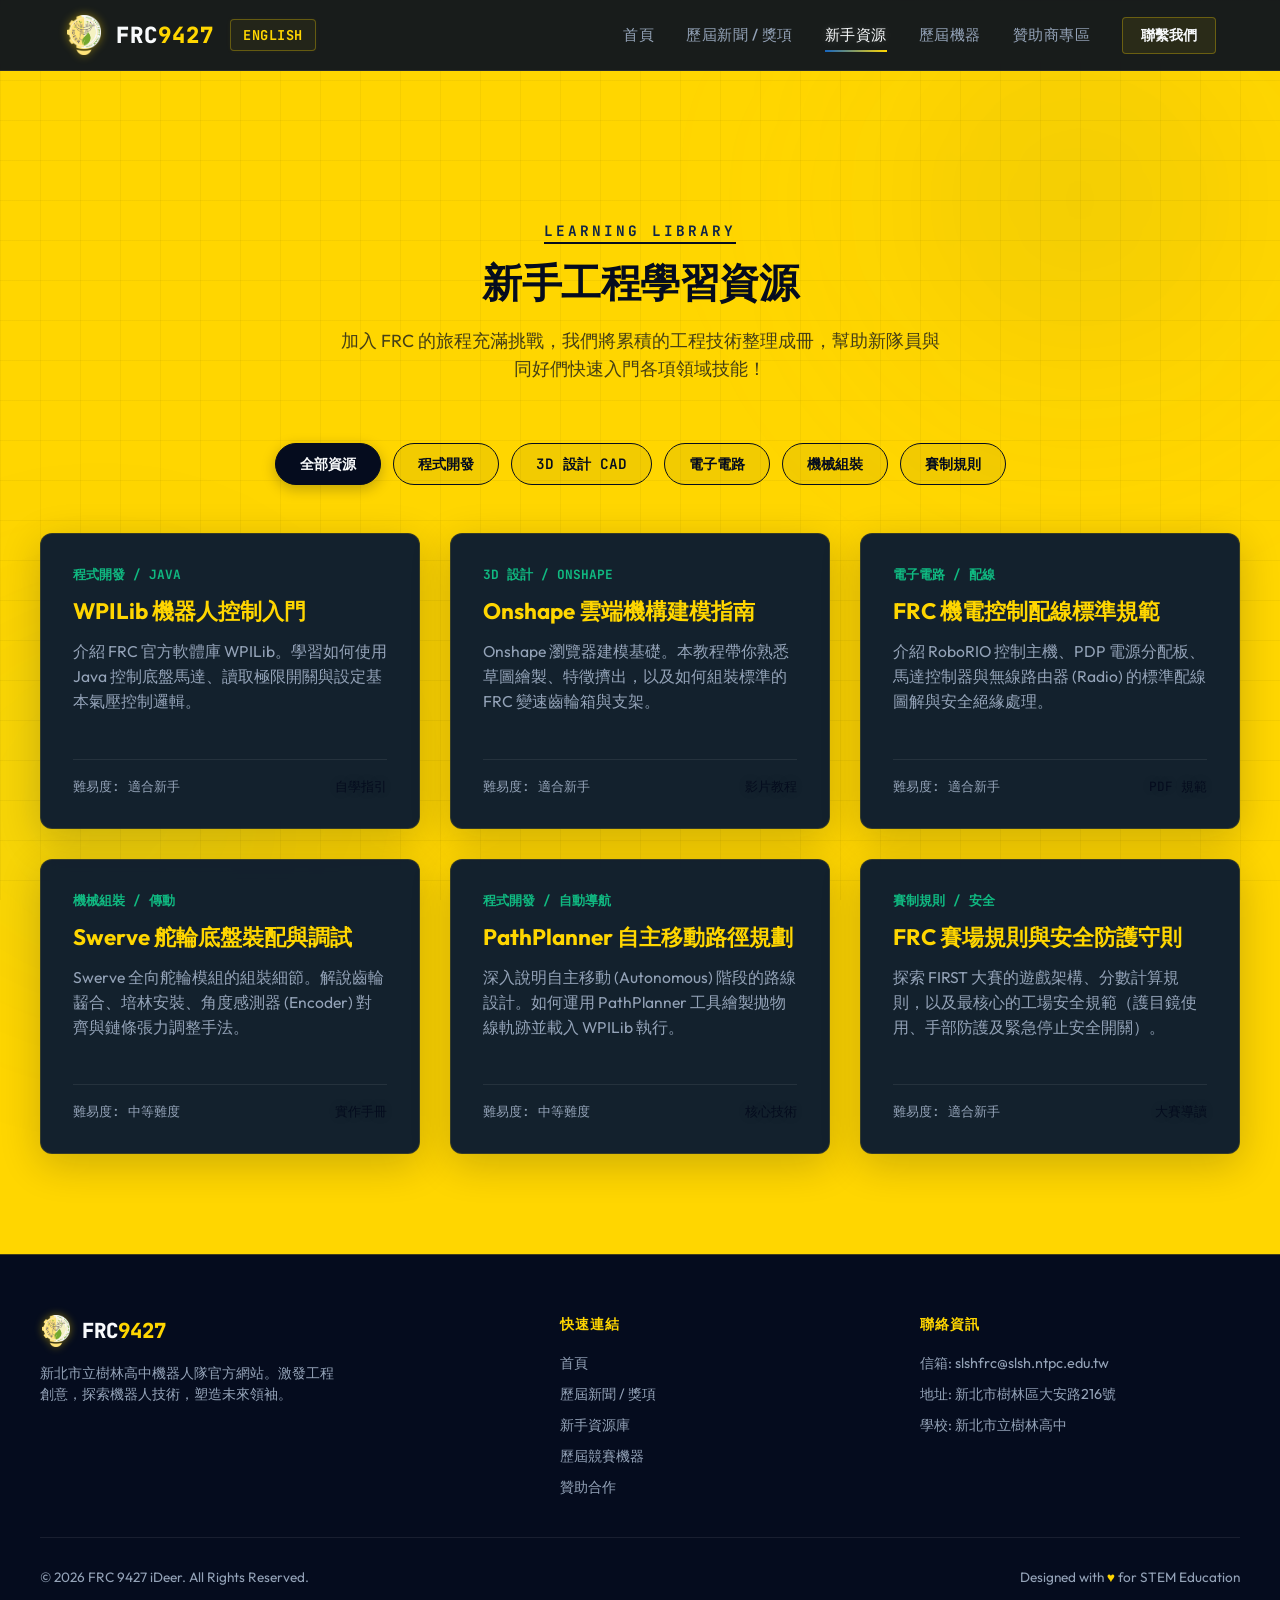
<file: resources.html>
<!DOCTYPE html>
<html lang="zh-Hant">
<head>
  <meta charset="UTF-8">
  <meta name="viewport" content="width=device-width, initial-scale=1.0">
  <title>新手資源庫 | FRC 9427 iDeer</title>
  <meta name="description" content="新北市立樹林高中 FRC 9427 iDeer 機器人隊整理的新手資源庫。涵蓋 Onshape CAD 3D 建模、WPILib Java 程式開發與機電配線。">
  
  <!-- CSS Stylesheet -->
  <link rel="stylesheet" href="assets/css/style.css?v=2.2">
  <script src="assets/js/i18n.js" defer></script>
</head>
<body>

  <!-- Background Ambient Lights -->
  <div class="ambient-glow"></div>
  <div class="ambient-glow-2"></div>

  <!-- Global Header & Navigation -->
  <!-- 全局導航列 Header 佔位節點 (將由 main.js 動態注入) -->
  <div id="header-placeholder" data-active="resources"></div>

  <!-- 主要內容區塊 -->
  <main style="padding-top: 120px;">
    <section>
      <div class="section-container">
        <!-- 新手資源庫標題區塊 -->
        <div class="section-header">
          <span class="section-tag">Learning Library</span>
          <h1 class="section-title" data-i18n="resources.title">新手工程學習資源</h1>
          <p class="section-desc" data-i18n="resources.desc">加入 FRC 的旅程充滿挑戰，我們將累積的工程技術整理成冊，幫助新隊員與同好們快速入門各項領域技能！</p>
        </div>

        <!-- 新手資源分類過濾切換頁籤 (Categories Filter Tabs) -->
        <div class="resources-tabs">
          <button class="tab-btn active" data-filter="all" data-i18n="resources.tabAll">全部資源</button>
          <button class="tab-btn" data-filter="programming" data-i18n="resources.tabProg">程式開發</button>
          <button class="tab-btn" data-filter="cad" data-i18n="resources.tabCad">3D 設計 CAD</button>
          <button class="tab-btn" data-filter="electrical" data-i18n="resources.tabElec">電子電路</button>
          <button class="tab-btn" data-filter="mechanical" data-i18n="resources.tabMech">機械組裝</button>
          <button class="tab-btn" data-filter="rules" data-i18n="resources.tabRules">賽制規則</button>
        </div>

        <!-- 新手學習資源卡片網格 (Resources Cards Grid) -->
        <div class="resources-grid">
          
          <!-- Resource 1: WPILib Java Intro -->
          <div class="resource-item reveal" data-category="programming">
            <div class="glass-card resource-card">
              <span class="resource-category" data-i18n="resources.r1.category">程式開發 / Java</span>
              <h3 class="feature-title" data-i18n="resources.r1.title">WPILib 機器人控制入門</h3>
              <p class="feature-desc" data-i18n="resources.r1.desc">介紹 FRC 官方軟體庫 WPILib。學習如何使用 Java 控制底盤馬達、讀取極限開關與設定基本氣壓控制邏輯。</p>
              <div class="resource-meta">
                <span data-i18n="resources.r1.difficulty">難易度: 適合新手</span>
                <span class="glow-text-yellow" data-i18n="resources.r1.tag">自學指引</span>
              </div>
            </div>
          </div>

          <!-- Resource 2: Onshape CAD Intro -->
          <div class="resource-item reveal" data-category="cad">
            <div class="glass-card resource-card">
              <span class="resource-category" data-i18n="resources.r2.category">3D 設計 / Onshape</span>
              <h3 class="feature-title" data-i18n="resources.r2.title">Onshape 雲端機構建模指南</h3>
              <p class="feature-desc" data-i18n="resources.r2.desc">Onshape 瀏覽器建模基礎。本教程帶你熟悉草圖繪製、特徵擠出，以及如何組裝標準的 FRC 變速齒輪箱與支架。</p>
              <div class="resource-meta">
                <span data-i18n="resources.r2.difficulty">難易度: 適合新手</span>
                <span class="glow-text-yellow" data-i18n="resources.r2.tag">影片教程</span>
              </div>
            </div>
          </div>

          <!-- Resource 3: Electrical wiring PDP -->
          <div class="resource-item reveal" data-category="electrical">
            <div class="glass-card resource-card">
              <span class="resource-category" data-i18n="resources.r3.category">電子電路 / 配線</span>
              <h3 class="feature-title" data-i18n="resources.r3.title">FRC 機電控制配線標準規範</h3>
              <p class="feature-desc" data-i18n="resources.r3.desc">介紹 RoboRIO 控制主機、PDP 電源分配板、馬達控制器與無線路由器 (Radio) 的標準配線圖解與安全絕緣處理。</p>
              <div class="resource-meta">
                <span data-i18n="resources.r3.difficulty">難易度: 適合新手</span>
                <span class="glow-text-yellow" data-i18n="resources.r3.tag">PDF 規範</span>
              </div>
            </div>
          </div>

          <!-- Resource 4: Swerve mechanical assembly -->
          <div class="resource-item reveal" data-category="mechanical">
            <div class="glass-card resource-card">
              <span class="resource-category" data-i18n="resources.r4.category">機械組裝 / 傳動</span>
              <h3 class="feature-title" data-i18n="resources.r4.title">Swerve 舵輪底盤裝配與調試</h3>
              <p class="feature-desc" data-i18n="resources.r4.desc">Swerve 全向舵輪模組的組裝細節。解說齒輪齧合、培林安裝、角度感測器 (Encoder) 對齊與鏈條張力調整手法。</p>
              <div class="resource-meta">
                <span data-i18n="resources.r4.difficulty">難易度: 中等難度</span>
                <span class="glow-text-yellow" data-i18n="resources.r4.tag">實作手冊</span>
              </div>
            </div>
          </div>

          <!-- Resource 5: Autonomous PathPlanner -->
          <div class="resource-item reveal" data-category="programming">
            <div class="glass-card resource-card">
              <span class="resource-category" data-i18n="resources.r5.category">程式開發 / 自動導航</span>
              <h3 class="feature-title" data-i18n="resources.r5.title">PathPlanner 自主移動路徑規劃</h3>
              <p class="feature-desc" data-i18n="resources.r5.desc">深入說明自主移動 (Autonomous) 階段的路線設計。如何運用 PathPlanner 工具繪製拋物線軌跡並載入 WPILib 執行。</p>
              <div class="resource-meta">
                <span data-i18n="resources.r5.difficulty">難易度: 中等難度</span>
                <span class="glow-text-yellow" data-i18n="resources.r5.tag">核心技術</span>
              </div>
            </div>
          </div>

          <!-- Resource 6: FRC Rules Safety -->
          <div class="resource-item reveal" data-category="rules">
            <div class="glass-card resource-card">
              <span class="resource-category" data-i18n="resources.r6.category">賽制規則 / 安全</span>
              <h3 class="feature-title" data-i18n="resources.r6.title">FRC 賽場規則與安全防護守則</h3>
              <p class="feature-desc" data-i18n="resources.r6.desc">探索 FIRST 大賽的遊戲架構、分數計算規則，以及最核心的工場安全規範（護目鏡使用、手部防護及緊急停止安全開關）。</p>
              <div class="resource-meta">
                <span data-i18n="resources.r6.difficulty">難易度: 適合新手</span>
                <span class="glow-text-yellow" data-i18n="resources.r6.tag">大賽導讀</span>
              </div>
            </div>
          </div>

        </div>
      </div>
    </section>
  </main>

  <!-- Global Footer -->
  <div id="footer-placeholder"></div>

  <!-- Main orchestrator script -->
  <script src="assets/js/main.js"></script>
</body>
</html>
</file>
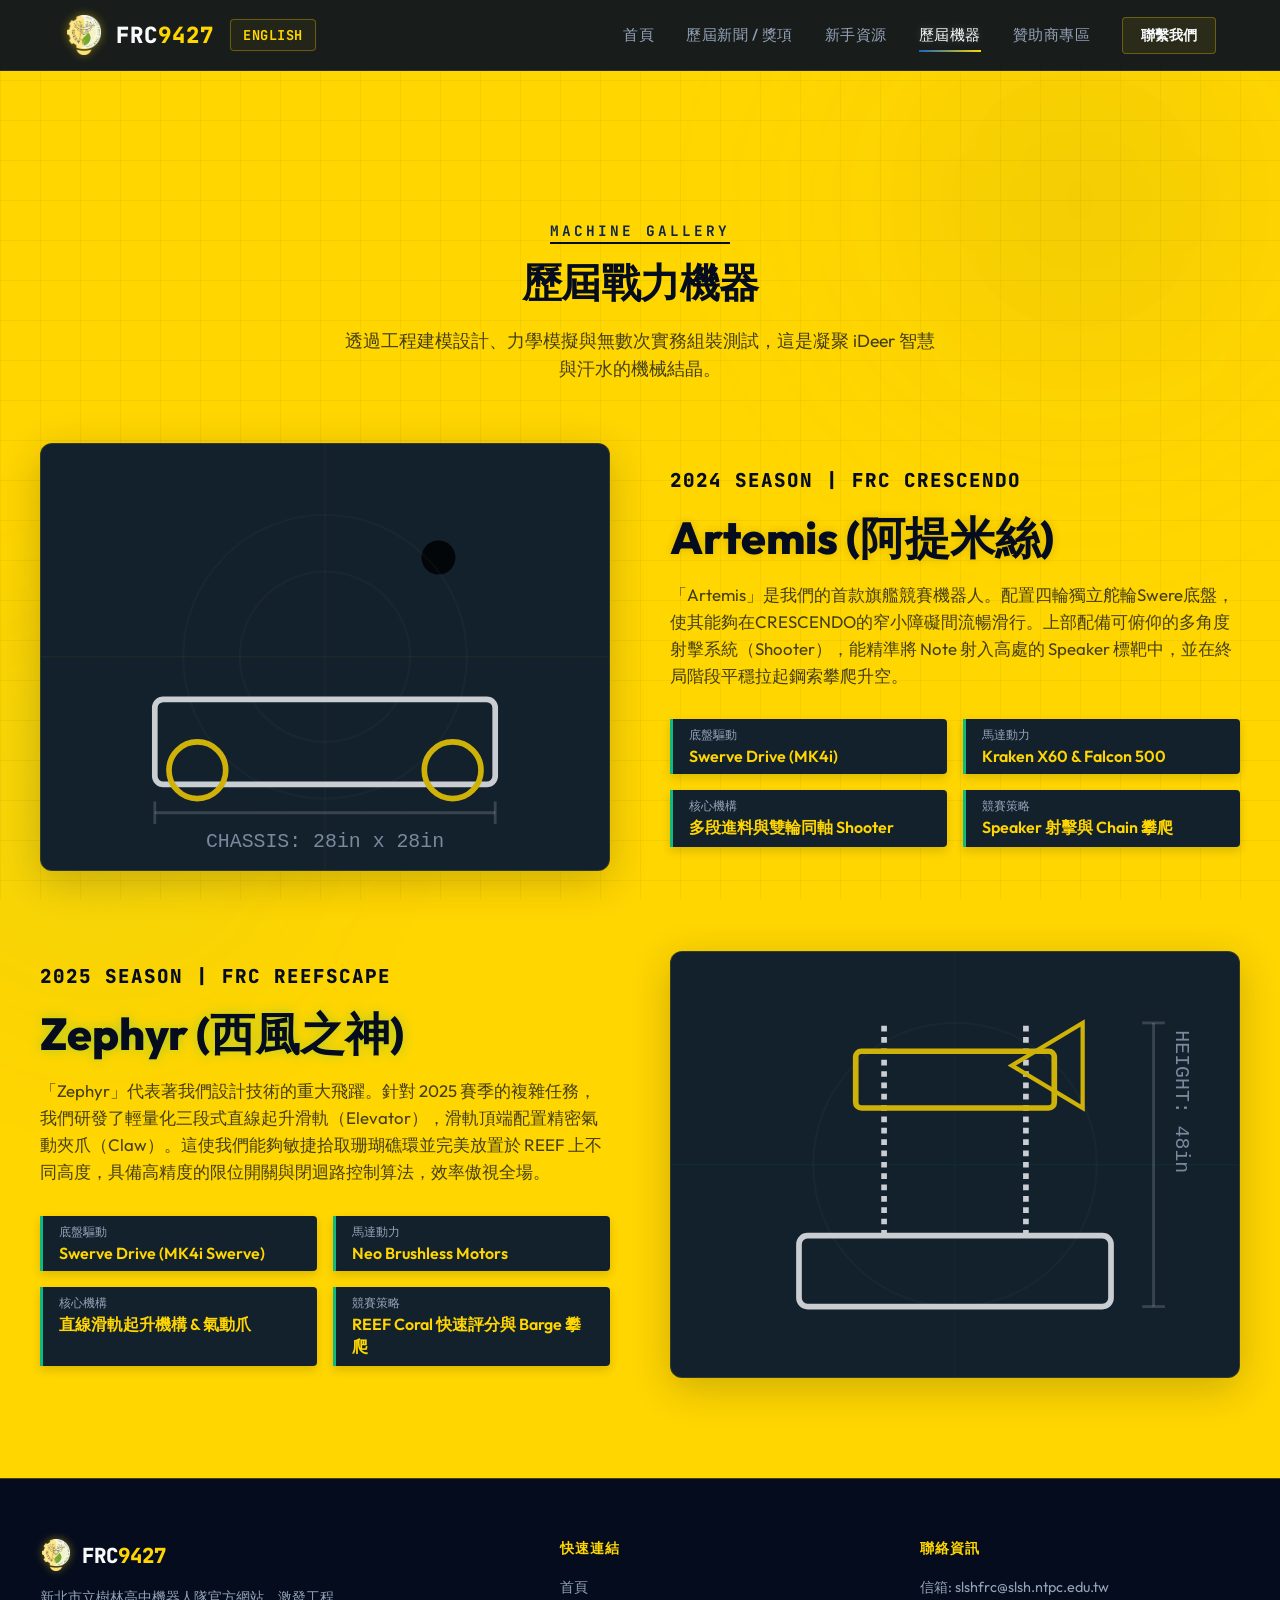
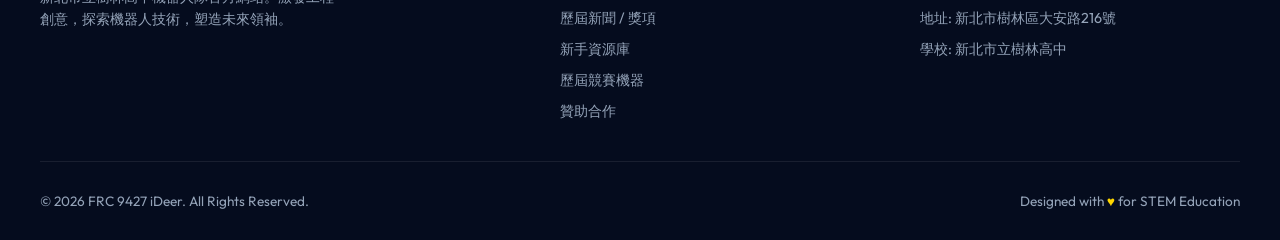
<file: robots.html>
<!DOCTYPE html>
<html lang="zh-Hant">
<head>
  <meta charset="UTF-8">
  <meta name="viewport" content="width=device-width, initial-scale=1.0">
  <title>歷屆競賽機器人 | FRC 9427 iDeer</title>
  <meta name="description" content="欣賞新北市立樹林高中 FRC 9427 iDeer 機器人隊的歷年精銳競賽機器。包含底盤Swere、電控架構與機構功能諸元規範。">
  
  <!-- CSS Stylesheet -->
  <link rel="stylesheet" href="assets/css/style.css?v=2.2">
  <script src="assets/js/i18n.js" defer></script>
</head>
<body>

  <!-- Background Ambient Lights -->
  <div class="ambient-glow"></div>
  <div class="ambient-glow-2"></div>

  <!-- Global Header & Navigation -->
  <div id="header-placeholder" data-active="robots"></div>

  <main style="padding-top: 120px;">
    <section>
      <div class="section-container">
        <!-- HEADER -->
        <div class="section-header">
          <span class="section-tag">Machine Gallery</span>
          <h1 class="section-title" data-i18n="robots.title">歷屆戰力機器</h1>
          <p class="section-desc" data-i18n="robots.desc">透過工程建模設計、力學模擬與無數次實務組裝測試，這是凝聚 iDeer 智慧與汗水的機械結晶。</p>
        </div>

        <!-- ROBOTS SHOWCASE LIST -->
        <div class="robots-container">
          
          <!-- Robot 1: Artemis (2024) -->
          <div class="robot-row reveal">
            <div class="robot-media">
              <!-- 💡 提示：當拍了精美的實體照或 3D 渲染圖並轉成 WebP 格式後，可以刪除下方的 <svg> 區塊，並改用以下 img 標籤（已包含延遲載入優化）：
              <img src="assets/images/robots/2024_robot_artemis.webp" alt="2024 Artemis 實體照片" loading="lazy" decoding="async" style="width: 100%; height: 100%; object-fit: cover; border-radius: 12px;">
              -->
              <!-- Mechanical Grid Blueprint Art SVG -->
              <svg viewBox="0 0 200 150" width="100%" height="100%" style="opacity: 0.8;" aria-label="Artemis 2024 Blueprint">
                <!-- Isometric Blueprint Grid -->
                <line x1="0" y1="75" x2="200" y2="75" stroke="rgba(255, 214, 0, 0.05)" stroke-width="0.5" />
                <line x1="100" y1="0" x2="100" y2="150" stroke="rgba(255, 214, 0, 0.05)" stroke-width="0.5" />
                <!-- Chassis Chassis -->
                <rect x="40" y="90" width="120" height="30" rx="3" fill="none" stroke="var(--text-white)" stroke-width="2" />
                <circle cx="55" cy="115" r="10" fill="none" stroke="var(--primary-yellow)" stroke-width="2" />
                <circle cx="145" cy="115" r="10" fill="none" stroke="var(--primary-yellow)" stroke-width="2" />
                <!-- Intake/Shooter arm -->
                <path d="M 60 90 L 80 40 L 140 40 L 120 90" fill="none" stroke="var(--accent-neon)" stroke-width="2.5" stroke-linejoin="round" />
                <circle cx="140" cy="40" r="6" fill="var(--accent-neon-glow)" stroke="var(--accent-neon)" stroke-width="1.5" />
                <!-- Concentric blueprint circles -->
                <circle cx="100" cy="75" r="50" fill="none" stroke="rgba(255, 255, 255, 0.03)" stroke-width="0.8" />
                <circle cx="100" cy="75" r="30" fill="none" stroke="rgba(255, 255, 255, 0.03)" stroke-width="0.8" />
                <!-- Dimension Lines -->
                <line x1="40" y1="130" x2="160" y2="130" stroke="rgba(255,255,255,0.2)" stroke-width="1" />
                <line x1="40" y1="126" x2="40" y2="134" stroke="rgba(255,255,255,0.2)" stroke-width="1" />
                <line x1="160" y1="126" x2="160" y2="134" stroke="rgba(255,255,255,0.2)" stroke-width="1" />
                <text x="100" y="142" fill="var(--text-gray)" font-size="7" font-family="monospace" text-anchor="middle">CHASSIS: 28in x 28in</text>
              </svg>
            </div>
            
            <div class="robot-details">
              <span class="robot-year">2024 SEASON | FRC CRESCENDO</span>
              <h2 class="robot-name glow-text-yellow" data-i18n="robots.r1.name">Artemis (阿提米絲)</h2>
              <p class="robot-desc" data-i18n="robots.r1.desc">「Artemis」是我們的首款旗艦競賽機器人。配置四輪獨立舵輪Swere底盤，使其能夠在CRESCENDO的窄小障礙間流暢滑行。上部配備可俯仰的多角度射擊系統（Shooter），能精準將 Note 射入高處的 Speaker 標靶中，並在終局階段平穩拉起鋼索攀爬升空。</p>
              
              <div class="robot-specs">
                <div class="spec-item">
                  <div class="spec-label" data-i18n="robots.spec.chassis">底盤驅動</div>
                  <div class="spec-value" data-i18n="robots.r1.specChassis">Swerve Drive (MK4i)</div>
                </div>
                <div class="spec-item">
                  <div class="spec-label" data-i18n="robots.spec.motor">馬達動力</div>
                  <div class="spec-value" data-i18n="robots.r1.specMotor">Kraken X60 & Falcon 500</div>
                </div>
                <div class="spec-item">
                  <div class="spec-label" data-i18n="robots.spec.mechanism">核心機構</div>
                  <div class="spec-value" data-i18n="robots.r1.specMech">多段進料與雙輪同軸 Shooter</div>
                </div>
                <div class="spec-item">
                  <div class="spec-label" data-i18n="robots.spec.strategy">競賽策略</div>
                  <div class="spec-value" data-i18n="robots.r1.specStrat">Speaker 射擊與 Chain 攀爬</div>
                </div>
              </div>
            </div>
          </div>
          
          <!-- Robot 2: Zephyr (2025) -->
          <div class="robot-row reveal">
            <div class="robot-media">
              <!-- 💡 提示：當拍了精美的實體照或 3D 渲染圖並轉成 WebP 格式後，可以刪除下方的 <svg> 區塊，並改用以下 img 標籤（已包含延遲載入優化）：
              <img src="assets/images/robots/2025_robot_zephyr.webp" alt="2025 Zephyr 實體照片" loading="lazy" decoding="async" style="width: 100%; height: 100%; object-fit: cover; border-radius: 12px;">
              -->
              <!-- Mechanical Grid Blueprint Art SVG -->
              <svg viewBox="0 0 200 150" width="100%" height="100%" style="opacity: 0.8;" aria-label="Zephyr 2025 Blueprint">
                <!-- Isometric Blueprint Grid -->
                <line x1="0" y1="75" x2="200" y2="75" stroke="rgba(0, 230, 118, 0.05)" stroke-width="0.5" />
                <line x1="100" y1="0" x2="100" y2="150" stroke="rgba(0, 230, 118, 0.05)" stroke-width="0.5" />
                <!-- Chassis Chassis -->
                <rect x="45" y="100" width="110" height="25" rx="3" fill="none" stroke="var(--text-white)" stroke-width="2" />
                <circle cx="58" cy="120" r="10" fill="none" stroke="var(--accent-neon)" stroke-width="2" />
                <circle cx="142" cy="120" r="10" fill="none" stroke="var(--accent-neon)" stroke-width="2" />
                <!-- Vertical Lift Rail -->
                <line x1="75" y1="100" x2="75" y2="25" stroke="var(--text-white)" stroke-width="2" stroke-dasharray="2 2" />
                <line x1="125" y1="100" x2="125" y2="25" stroke="var(--text-white)" stroke-width="2" stroke-dasharray="2 2" />
                <!-- Intake manipulator at elevated level -->
                <rect x="65" y="35" width="70" height="20" rx="2" fill="none" stroke="var(--primary-yellow)" stroke-width="2" />
                <polygon points="120,40 145,25 145,55" fill="none" stroke="var(--primary-yellow)" stroke-width="1.5" />
                <!-- Concentric blueprint circles -->
                <circle cx="100" cy="75" r="50" fill="none" stroke="rgba(255, 255, 255, 0.03)" stroke-width="0.8" />
                <!-- Dimension Lines -->
                <line x1="170" y1="25" x2="170" y2="125" stroke="rgba(255,255,255,0.2)" stroke-width="1" />
                <line x1="166" y1="25" x2="174" y2="25" stroke="rgba(255,255,255,0.2)" stroke-width="1" />
                <line x1="166" y1="125" x2="174" y2="125" stroke="rgba(255,255,255,0.2)" stroke-width="1" />
                <text x="180" y="78" fill="var(--text-gray)" font-size="7" font-family="monospace" writing-mode="vertical-rl">HEIGHT: 48in</text>
              </svg>
            </div>
            
            <div class="robot-details">
              <span class="robot-year">2025 SEASON | FRC REEFSCAPE</span>
              <h2 class="robot-name glow-text-neon" data-i18n="robots.r2.name">Zephyr (西風之神)</h2>
              <p class="robot-desc" data-i18n="robots.r2.desc">「Zephyr」代表著我們設計技術的重大飛躍。針對 2025 賽季的複雜任務，我們研發了輕量化三段式直線起升滑軌（Elevator），滑軌頂端配置精密氣動夾爪（Claw）。這使我們能夠敏捷拾取珊瑚礁環並完美放置於 REEF 上不同高度，具備高精度的限位開關與閉迴路控制算法，效率傲視全場。</p>
              
              <div class="robot-specs">
                <div class="spec-item">
                  <div class="spec-label" data-i18n="robots.spec.chassis">底盤驅動</div>
                  <div class="spec-value" data-i18n="robots.r2.specChassis">Swerve Drive (MK4i Swerve)</div>
                </div>
                <div class="spec-item">
                  <div class="spec-label" data-i18n="robots.spec.motor">馬達動力</div>
                  <div class="spec-value" data-i18n="robots.r2.specMotor">Neo Brushless Motors</div>
                </div>
                <div class="spec-item">
                  <div class="spec-label" data-i18n="robots.spec.mechanism">核心機構</div>
                  <div class="spec-value" data-i18n="robots.r2.specMech">直線滑軌起升機構 & 氣動爪</div>
                </div>
                <div class="spec-item">
                  <div class="spec-label" data-i18n="robots.spec.strategy">競賽策略</div>
                  <div class="spec-value" data-i18n="robots.r2.specStrat">REEF Coral 快速評分與 Barge 攀爬</div>
                </div>
              </div>
            </div>
          </div>

        </div>
      </div>
    </section>
  </main>

  <!-- Global Footer -->
  <div id="footer-placeholder"></div>

  <!-- Main orchestrator script -->
  <script src="assets/js/main.js"></script>
</body>
</html>
</file>
<file: assets/css/style.css>
@import url('https://fonts.googleapis.com/css2?family=Outfit:wght@300;400;500;600;700;800&family=JetBrains+Mono:wght@400;500;700&display=swap');

/* =========================================================================
   設計系統變數與全域屬性 (DESIGN TOKENS & VARIABLES)
   定義 FRC 9427 iDeer 品牌視覺識別系統，採用 6:4 金黃與深藍的高對比科技感配色
   ========================================================================= */
:root {
  /* 背景與面板色彩系統 */
  --bg-dark: #ffd600; /* 招牌 FRC 9427 金黃色 */
  --bg-dark-navy: #050c1e; /* 高端午夜極深藍色 */
  --bg-card: rgba(10, 25, 47, 0.96); /* 午夜極深藍色 (用於卡片高清晰度面板) */
  --bg-nav: rgba(5, 12, 30, 0.92); /* 導航列半透明深藍背景 */
  
  /* 品牌色彩發光與漸變定義 */
  --primary-yellow: #ffd600;
  --primary-yellow-glow: rgba(255, 214, 0, 0.45);
  --primary-yellow-dim: rgba(255, 214, 0, 0.08);
  
  --accent-blue: #0f2547; /* 對比石板藍色 */
  --accent-royal: #1565c0; /* 皇家制服藍色 */
  --accent-cyber: #10b981; /* 莫蘭迪翡翠綠色 (象徵綠色永續，高度舒適的視覺感) */
  --accent-cyber-glow: rgba(16, 185, 129, 0.35);
  
  /* 前景與文字色彩 */
  --text-white: #f8fafc; /* 深色卡片與導覽列上的主要白字 */
  --text-light: #e2e8f0;
  --text-gray: #94a3b8;
  --text-dark: #050c1e; /* 金黃色背景上的午夜極深藍字 */
  --text-navy-dim: rgba(5, 12, 30, 0.75);
  
  /* 科技感發光細邊框 */
  --border-glow: 1px solid rgba(255, 214, 0, 0.3);
  --border-cyber: 1px solid rgba(0, 229, 255, 0.25);
  --border-white: 1px solid rgba(248, 252, 248, 0.08);
  --border-navy: 1.5px solid rgba(5, 12, 30, 0.15);
  
  /* 陰影與霓虹發光濾鏡 */
  --shadow-glow: 0 10px 40px 0 rgba(5, 12, 30, 0.2);
  --shadow-yellow: 0 0 15px var(--primary-yellow-glow);
  --shadow-cyber: 0 0 15px var(--accent-cyber-glow);

  /* 全局字體族群定義 */
  --font-main: 'Outfit', sans-serif;
  --font-mono: 'JetBrains Mono', monospace;

  /* 視覺動畫過渡 transition 時間與貝氏曲線 */
  --transition-fast: 0.2s cubic-bezier(0.4, 0, 0.2, 1);
  --transition-normal: 0.35s cubic-bezier(0.4, 0, 0.2, 1);
  --transition-slow: 0.6s cubic-bezier(0.4, 0, 0.2, 1);
}

/* ==========================================
   RESET & SYSTEM BASICS
   ========================================== */
*, *::before, *::after {
  box-sizing: border-box;
  margin: 0;
  padding: 0;
}

html {
  scroll-behavior: smooth;
  font-size: 16px;
  background-color: var(--bg-dark);
  color: var(--text-dark);
  font-family: var(--font-main);
  overflow-x: hidden;
}

body {
  min-height: 100vh;
  display: flex;
  flex-direction: column;
  position: relative;
  overflow-x: hidden;
}

/* Background Cyber Grid effect - Navy blue lines on yellow canvas */
body::before {
  content: "";
  position: fixed;
  top: 0;
  left: 0;
  width: 100%;
  height: 100%;
  background-image: 
    linear-gradient(rgba(5, 12, 30, 0.04) 1px, transparent 1px),
    linear-gradient(90deg, rgba(5, 12, 30, 0.04) 1px, transparent 1px);
  background-size: 40px 40px;
  z-index: -2;
  pointer-events: none;
}

/* Ambient glow balls (Navy & Cyber Blue glows) */
.ambient-glow {
  position: fixed;
  width: 600px;
  height: 600px;
  border-radius: 50%;
  background: radial-gradient(circle, rgba(15, 37, 71, 0.08) 0%, rgba(255, 214, 0, 0.03) 50%, transparent 100%);
  top: -100px;
  right: -100px;
  z-index: -1;
  pointer-events: none;
  filter: blur(80px);
}

.ambient-glow-2 {
  position: fixed;
  width: 500px;
  height: 500px;
  border-radius: 50%;
  background: radial-gradient(circle, rgba(0, 229, 255, 0.06) 0%, rgba(15, 37, 71, 0.02) 60%, transparent 100%);
  bottom: -150px;
  left: -150px;
  z-index: -1;
  pointer-events: none;
  filter: blur(80px);
}

/* Custom Scrollbar */
::-webkit-scrollbar {
  width: 10px;
}
::-webkit-scrollbar-track {
  background: var(--bg-dark);
}
::-webkit-scrollbar-thumb {
  background: var(--bg-dark-navy);
  border-radius: 5px;
  border: 2px solid var(--bg-dark);
  transition: var(--transition-fast);
}
::-webkit-scrollbar-thumb:hover {
  background: var(--accent-royal);
}

a {
  color: inherit;
  text-decoration: none;
  transition: var(--transition-fast);
}

button, input, textarea {
  font-family: inherit;
  background: transparent;
  border: none;
  outline: none;
  color: inherit;
}

ul {
  list-style: none;
}

/* ==========================================
   TYPOGRAPHY & UTILITIES
   ========================================== */
.glow-text-yellow {
  color: var(--text-dark);
  text-shadow: 0 0 10px rgba(5, 12, 30, 0.15);
}

.glow-text-cyber, .glow-text-neon {
  color: var(--accent-cyber);
  text-shadow: 0 0 12px var(--accent-cyber-glow);
}

.title-mono {
  font-family: var(--font-mono);
  text-transform: uppercase;
  letter-spacing: 2px;
}

/* ==========================================
   NAVIGATION BAR (Midnight Navy & Glowing Gold)
   ========================================== */
header {
  position: fixed;
  top: 0;
  left: 0;
  width: 100%;
  z-index: 100;
  background: var(--bg-nav);
  backdrop-filter: blur(12px);
  -webkit-backdrop-filter: blur(12px);
  border-bottom: var(--border-white);
  transition: var(--transition-normal);
  color: var(--text-white);
}

header.scrolled {
  box-shadow: 0 4px 30px rgba(5, 12, 30, 0.4);
  border-bottom: 1px solid rgba(255, 214, 0, 0.25);
  padding: 5px 0;
}

.nav-container {
  max-width: 1200px;
  margin: 0 auto;
  padding: 15px 24px;
  display: flex;
  justify-content: space-between;
  align-items: center;
}

/* Logo Brand */
.logo {
  display: flex;
  align-items: center;
  gap: 12px;
  font-weight: 800;
  font-size: 1.4rem;
  letter-spacing: 1px;
}

.logo img, .logo svg {
  width: 40px;
  height: 40px;
  object-fit: contain;
  fill: none;
  stroke: var(--primary-yellow);
  stroke-width: 2.5;
  filter: drop-shadow(0 0 5px var(--primary-yellow-glow));
  transition: var(--transition-normal);
}

.logo:hover img, .logo:hover svg {
  transform: rotate(10deg) scale(1.05);
  stroke: var(--accent-cyber);
  filter: drop-shadow(0 0 8px var(--accent-cyber-glow));
}

.logo-text {
  font-family: var(--font-mono);
}

.logo-text span {
  color: var(--primary-yellow);
}

/* Logo與語系切換按鈕包裹器 */
.logo-wrapper {
  display: flex;
  align-items: center;
  gap: 16px;
}

/* 語系切換按鈕 Cyber 科技感設計 */
.lang-switch-btn {
  background: rgba(255, 214, 0, 0.05);
  border: 1px solid rgba(255, 214, 0, 0.3);
  color: var(--primary-yellow);
  font-family: var(--font-mono);
  font-size: 0.85rem;
  font-weight: 700;
  padding: 6px 12px;
  border-radius: 4px;
  cursor: pointer;
  transition: all 0.3s cubic-bezier(0.4, 0, 0.2, 1);
  text-transform: uppercase;
  letter-spacing: 0.5px;
  display: flex;
  align-items: center;
  justify-content: center;
  box-shadow: 0 0 5px rgba(255, 214, 0, 0.05);
}

.lang-switch-btn:hover {
  background: var(--primary-yellow);
  color: var(--bg-navy);
  border-color: var(--primary-yellow);
  box-shadow: var(--shadow-glow);
  transform: translateY(-1px);
}

.lang-switch-btn:active {
  transform: translateY(0);
}

@media (max-width: 768px) {
  .logo-wrapper {
    gap: 10px;
  }
  .lang-switch-btn {
    padding: 4px 8px;
    font-size: 0.75rem;
  }
}

/* Navigation Links */
.nav-menu {
  display: flex;
  align-items: center;
  gap: 32px;
}

.nav-link {
  font-size: 0.95rem;
  font-weight: 500;
  position: relative;
  padding: 6px 0;
  color: var(--text-gray);
  letter-spacing: 0.5px;
}

.nav-link:hover, .nav-link.active {
  color: var(--text-white);
  text-shadow: 0 0 10px rgba(255, 255, 255, 0.2);
}

.nav-link::after {
  content: "";
  position: absolute;
  bottom: 0;
  left: 0;
  width: 0;
  height: 2px;
  background: linear-gradient(90deg, var(--accent-royal), var(--primary-yellow));
  transition: var(--transition-normal);
}

.nav-link:hover::after, .nav-link.active::after {
  width: 100%;
}

/* CTA Button in Nav */
.btn-nav {
  border: var(--border-glow);
  padding: 8px 18px;
  border-radius: 4px;
  font-weight: 600;
  font-size: 0.9rem;
  background: var(--primary-yellow-dim);
  box-shadow: inset 0 0 0 0 var(--primary-yellow-glow);
  transition: var(--transition-normal);
}

.btn-nav:hover {
  background: var(--primary-yellow);
  color: var(--text-dark);
  box-shadow: var(--shadow-yellow);
  transform: translateY(-2px);
}

/* Hamburger toggle for mobile */
.hamburger {
  display: none;
  cursor: pointer;
  background: transparent;
  flex-direction: column;
  gap: 6px;
  z-index: 110;
}

.hamburger span {
  display: block;
  width: 25px;
  height: 2px;
  background-color: var(--text-white);
  transition: var(--transition-normal);
}

/* Mobile responsive menu */
@media (max-width: 900px) {
  .hamburger {
    display: flex;
  }
  
  .nav-menu {
    position: fixed;
    top: 0;
    right: -100%;
    width: 280px;
    height: 100vh;
    background: rgba(5, 12, 30, 0.98);
    border-left: var(--border-glow);
    backdrop-filter: blur(20px);
    flex-direction: column;
    justify-content: center;
    gap: 40px;
    transition: var(--transition-normal);
    z-index: 105;
  }
  
  .nav-menu.open {
    right: 0;
  }
  
  .hamburger.open span:nth-child(1) {
    transform: rotate(45deg) translate(5px, 6px);
    background-color: var(--primary-yellow);
  }
  .hamburger.open span:nth-child(2) {
    opacity: 0;
  }
  .hamburger.open span:nth-child(3) {
    transform: rotate(-45deg) translate(5px, -6px);
    background-color: var(--primary-yellow);
  }
}

/* ==========================================
   BUTTONS AND INTERACTIVES
   ========================================== */
.btn {
  display: inline-flex;
  align-items: center;
  justify-content: center;
  gap: 10px;
  padding: 12px 28px;
  border-radius: 6px;
  font-weight: 600;
  font-size: 1rem;
  letter-spacing: 0.5px;
  cursor: pointer;
  transition: var(--transition-normal);
}

.btn-primary {
  background: var(--bg-dark-navy);
  color: var(--text-white);
  box-shadow: 0 4px 14px rgba(5, 12, 30, 0.25);
  border: 1px solid rgba(255, 255, 255, 0.1);
}

.btn-primary:hover {
  transform: translateY(-3px);
  background: var(--accent-royal);
  box-shadow: 0 6px 20px rgba(21, 101, 192, 0.4);
}

.btn-secondary {
  border: 2px solid var(--bg-dark-navy);
  background: rgba(5, 12, 30, 0.05);
  color: var(--text-dark);
}

.btn-secondary:hover {
  background: var(--bg-dark-navy);
  color: var(--text-white);
  transform: translateY(-3px);
  box-shadow: 0 6px 20px rgba(5, 12, 30, 0.25);
}

.btn-cyber {
  background: transparent;
  border: var(--border-cyber);
  color: var(--accent-cyber);
  box-shadow: 0 0 10px rgba(0, 229, 255, 0.1);
}

.btn-cyber:hover {
  background: var(--accent-cyber);
  color: var(--text-dark);
  box-shadow: var(--shadow-cyber);
  transform: translateY(-3px);
}

/* ==========================================
   COMMON LAYOUT STRUCTURES
   ========================================== */
section {
  padding: 100px 24px;
}

.section-container {
  max-width: 1200px;
  margin: 0 auto;
}

.section-header {
  text-align: center;
  margin-bottom: 60px;
}

.section-tag {
  font-family: var(--font-mono);
  color: var(--accent-blue);
  font-size: 0.9rem;
  font-weight: 700;
  text-transform: uppercase;
  letter-spacing: 3px;
  margin-bottom: 12px;
  display: inline-block;
  border-bottom: 2px solid var(--bg-dark-navy);
  padding-bottom: 2px;
}

.section-title {
  font-size: 2.5rem;
  font-weight: 800;
  margin-bottom: 16px;
  letter-spacing: -0.5px;
  color: var(--text-dark);
}

.section-desc {
  color: var(--text-navy-dim);
  max-width: 600px;
  margin: 0 auto;
  font-size: 1.1rem;
  line-height: 1.6;
}

/* Premium Midnight Navy Glass Cards with White Text */
.glass-card {
  background: var(--bg-card);
  border: 1px solid rgba(255, 214, 0, 0.15);
  border-radius: 12px;
  padding: 32px;
  backdrop-filter: blur(8px);
  -webkit-backdrop-filter: blur(8px);
  box-shadow: var(--shadow-glow);
  transition: var(--transition-normal);
  position: relative;
  overflow: hidden;
  color: var(--text-white);
}

.glass-card::before {
  content: "";
  position: absolute;
  top: 0;
  left: 0;
  width: 100%;
  height: 100%;
  background: linear-gradient(135deg, rgba(255, 214, 0, 0.08) 0%, transparent 50%, rgba(0, 229, 255, 0.05) 100%);
  pointer-events: none;
  opacity: 0;
  transition: var(--transition-normal);
}

.glass-card:hover {
  transform: translateY(-6px);
  border: 1px solid var(--primary-yellow);
  box-shadow: 0 15px 40px rgba(5, 12, 30, 0.35);
}

.glass-card:hover::before {
  opacity: 1;
}

/* ==========================================
   HERO / INDEX LANDING PAGE
   ========================================== */
.hero {
  min-height: 100vh;
  display: flex;
  align-items: center;
  position: relative;
  padding-top: 120px;
  overflow: hidden;
}

.hero-grid {
  display: grid;
  grid-template-columns: 1.2fr 0.8fr;
  align-items: center;
  gap: 48px;
  width: 100%;
}

.hero-tagline {
  font-family: var(--font-mono);
  font-size: 1.1rem;
  color: var(--text-white);
  margin-bottom: 20px;
  display: inline-flex;
  align-items: center;
  gap: 10px;
  background: var(--bg-dark-navy);
  padding: 6px 16px;
  border-radius: 20px;
  border: 1px solid rgba(255, 255, 255, 0.1);
  box-shadow: 0 4px 10px rgba(5, 12, 30, 0.15);
}

.hero-tagline::before {
  content: "";
  display: block;
  width: 8px;
  height: 8px;
  background: var(--primary-yellow);
  border-radius: 50%;
  box-shadow: 0 0 10px var(--primary-yellow);
  animation: pulse-dot 1.8s infinite;
}

.hero-title {
  font-size: 4rem;
  font-weight: 800;
  line-height: 1.1;
  margin-bottom: 24px;
  color: var(--text-dark);
}

.hero-title span {
  color: var(--bg-dark-navy);
  background: linear-gradient(135deg, var(--bg-dark-navy) 0%, var(--accent-blue) 100%);
  -webkit-background-clip: text;
  -webkit-text-fill-color: transparent;
  filter: drop-shadow(0 2px 4px rgba(5, 12, 30, 0.15));
}

.hero-subtitle {
  font-size: 1.25rem;
  color: var(--text-navy-dim);
  line-height: 1.7;
  margin-bottom: 40px;
}

.hero-btns {
  display: flex;
  gap: 20px;
  flex-wrap: wrap;
}

/* Animated Robot Deer Emblem SVG Container */
.hero-visual {
  display: flex;
  justify-content: center;
  align-items: center;
  position: relative;
}

.hero-visual::before {
  content: "";
  position: absolute;
  width: 320px;
  height: 320px;
  border-radius: 50%;
  background: radial-gradient(circle, rgba(5, 12, 30, 0.08) 0%, transparent 70%);
  filter: blur(20px);
  z-index: -1;
  animation: float-glow 6s ease-in-out infinite alternate;
}

.deer-emblem {
  width: 100%;
  max-width: 380px;
  height: auto;
  filter: drop-shadow(0 4px 15px rgba(5, 12, 30, 0.15));
  animation: float-deer 5s ease-in-out infinite alternate;
}

.deer-horn {
  stroke-dasharray: 1000;
  stroke-dashoffset: 0;
  animation: draw-neon 4s ease-in-out infinite alternate;
}

.deer-glow-eye {
  fill: var(--accent-cyber);
  filter: drop-shadow(0 0 5px var(--accent-cyber));
  animation: blink-eye 4s infinite;
}

/* Quick Features Hub Grid */
.features-grid {
  display: grid;
  grid-template-columns: repeat(auto-fit, minmax(280px, 1fr));
  gap: 30px;
}

.feature-icon {
  margin-bottom: 24px;
}

.feature-icon svg {
  width: 48px;
  height: 48px;
  stroke: var(--primary-yellow);
  stroke-width: 1.5;
  filter: drop-shadow(0 0 8px var(--primary-yellow-glow));
}

.feature-title {
  font-size: 1.4rem;
  font-weight: 700;
  margin-bottom: 12px;
  color: var(--primary-yellow);
}

.feature-desc {
  color: var(--text-gray);
  line-height: 1.6;
  font-size: 0.98rem;
  margin-bottom: 20px;
}

.feature-link {
  font-family: var(--font-mono);
  font-size: 0.85rem;
  font-weight: 600;
  color: var(--primary-yellow);
  display: inline-flex;
  align-items: center;
  gap: 6px;
}

.feature-link svg {
  width: 16px;
  height: 16px;
  stroke: var(--primary-yellow);
  stroke-width: 2.5;
  transition: var(--transition-fast);
}

.glass-card:hover .feature-link svg {
  transform: translateX(4px);
}

/* Responsive adjust */
@media (max-width: 900px) {
  .hero {
    padding-top: 140px;
    padding-bottom: 60px;
  }
  .hero-grid {
    grid-template-columns: 1fr;
    text-align: center;
    gap: 60px;
  }
  .hero-title {
    font-size: 2.8rem;
  }
  .hero-subtitle {
    font-size: 1.1rem;
  }
  .hero-btns {
    justify-content: center;
  }
  .deer-emblem {
    max-width: 280px;
  }
}

/* ==========================================
   NEWS & AWARDS PAGE
   ========================================== */
.awards-grid {
  display: grid;
  grid-template-columns: repeat(auto-fit, minmax(320px, 1fr));
  gap: 30px;
  margin-bottom: 80px;
}

.award-badge {
  display: inline-flex;
  align-items: center;
  justify-content: center;
  width: 64px;
  height: 64px;
  border-radius: 50%;
  padding: 4px;
  margin-bottom: 20px;
  transition: var(--transition-normal);
}

.award-badge img, .award-badge svg {
  width: 100%;
  height: 100%;
  transition: transform 0.4s cubic-bezier(0.16, 1, 0.3, 1);
}

.award-card:hover .award-badge img,
.award-card:hover .award-badge svg {
  transform: scale(1.06);
}

.award-year {
  font-family: var(--font-mono);
  font-size: 0.95rem;
  font-weight: 700;
  margin-bottom: 8px;
}

/* 不同賽季的獎項卡片專屬發光與 hover 效果 */
.award-card {
  transition: var(--transition-normal);
  animation: fadeInScale 0.6s cubic-bezier(0.16, 1, 0.3, 1) forwards;
}

.award-card.glow-cyber:hover {
  border-color: #00E5FF !important;
  box-shadow: 0 0 25px rgba(0, 229, 255, 0.25), 0 15px 40px rgba(5, 12, 30, 0.35) !important;
}

.award-card.glow-royal:hover {
  border-color: #1565C0 !important;
  box-shadow: 0 0 25px rgba(21, 101, 192, 0.25), 0 15px 40px rgba(5, 12, 30, 0.35) !important;
}

.award-card.glow-yellow:hover {
  border-color: #FFD600 !important;
  box-shadow: 0 0 25px rgba(255, 214, 0, 0.25), 0 15px 40px rgba(5, 12, 30, 0.35) !important;
}

/* 觀看更多獎項按鈕與容器的微調 */
#load-more-awards-container {
  display: block;
}

#load-more-awards-btn {
  background: var(--bg-card);
  border: 1px solid rgba(255, 214, 0, 0.15);
  box-shadow: var(--shadow-glow);
  color: var(--text-white);
}

#load-more-awards-btn:hover {
  background: var(--bg-dark-navy);
  border-color: var(--primary-yellow);
  box-shadow: 0 0 20px rgba(255, 214, 0, 0.3);
  transform: translateY(-3px);
}

/* 漸進淡入與微縮放動畫 */
@keyframes fadeInScale {
  from {
    opacity: 0;
    transform: translateY(24px) scale(0.97);
  }
  to {
    opacity: 1;
    transform: translateY(0) scale(1);
  }
}

/* Timeline System */
.timeline {
  position: relative;
  max-width: 1000px;
  margin: 0 auto;
  padding: 40px 0;
}

/* 清除 Timeline 中 timeline-item 浮動造成的版面塌陷與重疊問題 (Clearfix) */
.timeline::after {
  content: "";
  display: table;
  clear: both;
}

.timeline::before {
  content: "";
  position: absolute;
  left: 50%;
  top: 0;
  width: 2px;
  height: 100%;
  background: linear-gradient(180deg, var(--bg-dark-navy) 0%, var(--accent-royal) 50%, var(--bg-dark) 100%);
  transform: translateX(-50%);
}

.timeline-item {
  position: relative;
  width: 50%;
  padding: 20px 40px;
  clear: both;
}

.timeline-item-left {
  float: left;
  text-align: right;
}

.timeline-item-right {
  float: right;
  text-align: left;
}

/* Timeline center dots */
.timeline-dot {
  position: absolute;
  left: 50%;
  top: 35px;
  width: 16px;
  height: 16px;
  border-radius: 50%;
  background: var(--bg-dark);
  border: 3px solid var(--bg-dark-navy);
  box-shadow: 0 0 8px rgba(5, 12, 30, 0.25);
  transform: translateX(-50%);
  z-index: 10;
  transition: var(--transition-fast);
}

.timeline-item:hover .timeline-dot {
  background: var(--accent-cyber);
  border-color: var(--bg-dark-navy);
  box-shadow: 0 0 15px var(--accent-cyber);
}

.timeline-date {
  font-family: var(--font-mono);
  color: var(--primary-yellow);
  font-weight: 700;
  font-size: 1rem;
  margin-bottom: 8px;
}

.timeline-content {
  background: var(--bg-card);
  border: 1px solid rgba(255, 214, 0, 0.15);
  border-radius: 8px;
  padding: 24px;
  display: inline-block;
  text-align: left;
  width: 100%;
  color: var(--text-white);
  transition: var(--transition-normal);
}

.timeline-item:hover .timeline-content {
  border-color: var(--primary-yellow);
  box-shadow: var(--shadow-glow);
}

.timeline-item-left .timeline-content {
  box-shadow: -5px 5px 20px rgba(5, 12, 30, 0.15);
}

.timeline-item-right .timeline-content {
  box-shadow: 5px 5px 20px rgba(5, 12, 30, 0.15);
}

.timeline-content h3 {
  font-size: 1.3rem;
  font-weight: 700;
  margin-bottom: 10px;
  color: var(--primary-yellow);
}

.timeline-content p {
  color: var(--text-gray);
  font-size: 0.95rem;
  line-height: 1.5;
}

/* Responsive timeline */
@media (max-width: 768px) {
  .timeline::before {
    left: 20px;
  }
  .timeline-item {
    width: 100%;
    padding-left: 50px;
    padding-right: 0;
    float: none;
    text-align: left;
    margin-bottom: 30px;
  }
  .timeline-dot {
    left: 20px;
    top: 30px;
  }
  .timeline-item-left .timeline-content, .timeline-item-right .timeline-content {
    box-shadow: 0 5px 15px rgba(5, 12, 30, 0.15);
  }
}

/* ==========================================
   HORIZONTAL TIMELINE SYSTEM (ZIGZAG VERSION)
   ========================================== */
.timeline-horizontal-outer-container {
  position: relative;
  width: 100%;
  margin: 40px auto 60px;
  padding: 20px 0;
  display: block;
}

/* Scroll Container */
.timeline-horizontal-scroll {
  overflow-x: auto;
  overflow-y: hidden;
  white-space: nowrap;
  padding: 40px 20px;
  scroll-behavior: smooth;
  position: relative;
  scrollbar-width: thin;
  scrollbar-color: var(--primary-yellow) rgba(255, 255, 255, 0.05);
  -webkit-overflow-scrolling: touch;
}

/* Hide default scrollbar but keep functionality */
.timeline-horizontal-scroll::-webkit-scrollbar {
  height: 6px;
}
.timeline-horizontal-scroll::-webkit-scrollbar-track {
  background: rgba(255, 255, 255, 0.03);
  border-radius: 10px;
}
.timeline-horizontal-scroll::-webkit-scrollbar-thumb {
  background: rgba(255, 214, 0, 0.3);
  border-radius: 10px;
  transition: background 0.3s;
}
.timeline-horizontal-scroll::-webkit-scrollbar-thumb:hover {
  background: var(--primary-yellow);
}

/* Track holding the items */
.timeline-horizontal-track {
  display: inline-flex;
  align-items: center;
  position: relative;
  padding: 0 40px;
  min-width: 100%;
  height: 580px; /* 固定高度以容納上下交錯內容 */
}

/* The horizontal glowing axis line */
.timeline-horizontal-line {
  display: none; /* 隱藏中軸發光線，打造更清爽乾淨的極簡懸浮視覺 */
}

/* Individual timeline node representing a history point */
.timeline-node {
  position: relative;
  display: inline-flex;
  flex-direction: column;
  justify-content: space-between;
  align-items: center;
  width: 340px;
  height: 100%; /* 填滿 track 的 580px 高度 */
  margin: 0 20px;
  flex-shrink: 0;
  z-index: 2;
  white-space: normal; /* Restore text wrapping */
}

/* Node Top & Bottom Containers */
.node-top-container, .node-bottom-container {
  width: 100%;
  height: 240px; /* 上下兩個容器各分 240px */
  display: flex;
  justify-content: center;
  align-items: center;
  position: relative;
}

/* Center dot & vertical connectors */
.node-center-gimmick {
  display: flex;
  flex-direction: column;
  align-items: center;
  justify-content: center;
  height: 80px; /* 中間間隔 80px */
  position: relative;
  width: 100%;
}

.timeline-connector-top, .timeline-connector-bottom {
  width: 2px;
  height: 30px;
  background: rgba(255, 214, 0, 0.3);
  transition: all 0.3s;
}

.timeline-node:hover .timeline-connector-top,
.timeline-node:hover .timeline-connector-bottom {
  background: var(--primary-yellow);
  height: 35px;
  box-shadow: 0 0 8px var(--primary-yellow-glow);
}

/* Central dot on the horizontal axis */
.timeline-dot-horizontal {
  width: 18px;
  height: 18px;
  border-radius: 50%;
  background: var(--bg-dark);
  border: 4px solid var(--primary-yellow);
  box-shadow: 0 0 10px var(--primary-yellow-glow);
  z-index: 10;
  cursor: pointer;
  margin: 2px 0;
  transition: all 0.3s cubic-bezier(0.175, 0.885, 0.32, 1.275);
}

.timeline-node:hover .timeline-dot-horizontal {
  background: var(--accent-cyber);
  border-color: var(--text-white);
  box-shadow: 0 0 20px var(--accent-cyber), 0 0 40px var(--accent-cyber);
  transform: scale(1.3);
}

/* Premium Glass Timeline Card */
.timeline-card {
  background: var(--bg-card);
  border: 1px solid rgba(255, 214, 0, 0.12);
  border-radius: 16px;
  padding: 20px;
  backdrop-filter: blur(12px);
  -webkit-backdrop-filter: blur(12px);
  box-shadow: var(--shadow-glow);
  transition: all 0.4s cubic-bezier(0.165, 0.84, 0.44, 1);
  width: 100%;
  height: 100%; /* 填滿 240px 高度 */
  box-sizing: border-box;
  display: flex;
  flex-direction: column;
  justify-content: center;
}

.timeline-node:hover .timeline-card {
  transform: translateY(-5px);
  border-color: var(--primary-yellow);
  box-shadow: 0 15px 35px rgba(255, 214, 0, 0.15), var(--shadow-glow);
}

.timeline-card-body {
  margin: 0;
}

.timeline-node-date {
  font-family: var(--font-mono);
  color: var(--primary-yellow);
  font-weight: 800;
  font-size: 0.9rem;
  letter-spacing: 1px;
  display: block;
  margin-bottom: 6px;
}

.timeline-card h3 {
  font-size: 1.15rem;
  font-weight: 700;
  margin-bottom: 8px;
  color: var(--text-white);
  transition: color 0.3s;
}

.timeline-node:hover .timeline-card h3 {
  color: var(--primary-yellow);
}

.timeline-card p {
  color: var(--text-gray);
  font-size: 0.88rem;
  line-height: 1.5;
  margin: 0;
}

/* Premium Photo Placeholder Dashboard Style */
.photo-placeholder {
  width: 100%;
  height: 100%; /* 填滿 240px 高度 */
  border: 1px dashed rgba(255, 214, 0, 0.25);
  border-radius: 16px;
  background: rgba(5, 12, 30, 0.4);
  display: flex;
  flex-direction: column;
  align-items: center;
  justify-content: center;
  gap: 10px;
  color: rgba(255, 255, 255, 0.4);
  font-size: 0.8rem;
  font-weight: 500;
  box-sizing: border-box;
  transition: all 0.3s ease;
  position: relative;
  overflow: hidden;
}

.photo-placeholder::before {
  content: "";
  position: absolute;
  top: 0;
  left: -100%;
  width: 50%;
  height: 100%;
  background: linear-gradient(
    90deg,
    transparent,
    rgba(255, 214, 0, 0.05),
    transparent
  );
  transition: none;
}

.timeline-node:hover .photo-placeholder {
  border-color: var(--primary-yellow);
  background: rgba(255, 214, 0, 0.02);
  color: var(--primary-yellow);
  transform: translateY(-5px);
  box-shadow: 0 15px 35px rgba(255, 214, 0, 0.15), var(--shadow-glow);
}

.timeline-node:hover .photo-placeholder::before {
  left: 150%;
  transition: all 1.2s ease-in-out;
}

.photo-placeholder svg {
  width: 28px;
  height: 28px;
  stroke: rgba(255, 255, 255, 0.3);
  stroke-width: 1.5;
  fill: none;
  transition: all 0.3s ease;
}

.timeline-node:hover .photo-placeholder svg {
  stroke: var(--primary-yellow);
  transform: scale(1.1) rotate(5deg);
  filter: drop-shadow(0 0 5px rgba(255, 214, 0, 0.5));
}

/* Nav Buttons */
.timeline-nav-btn {
  position: absolute;
  top: 50%;
  transform: translateY(-50%);
  width: 50px;
  height: 50px;
  border-radius: 50%;
  background: rgba(5, 12, 30, 0.7);
  border: 1px solid rgba(255, 214, 0, 0.2);
  color: var(--text-white);
  cursor: pointer;
  display: flex;
  align-items: center;
  justify-content: center;
  z-index: 100;
  transition: all 0.3s ease;
  backdrop-filter: blur(8px);
}

.timeline-nav-btn:hover {
  background: var(--primary-yellow);
  color: var(--bg-dark-navy);
  border-color: var(--primary-yellow);
  box-shadow: 0 0 15px rgba(255, 214, 0, 0.4);
}

.timeline-nav-btn.btn-prev {
  left: 10px;
}

.timeline-nav-btn.btn-next {
  right: 10px;
}

.timeline-nav-btn svg {
  width: 24px;
  height: 24px;
  stroke: currentColor;
  stroke-width: 2.5;
  fill: none;
}

/* RWD Adaptive styles */
@media (max-width: 992px) {
  .timeline-horizontal-scroll {
    padding: 20px 10px;
  }
  .timeline-horizontal-track {
    height: 520px;
  }
  .timeline-node {
    width: 300px;
  }
  .node-top-container, .node-bottom-container {
    height: 210px;
  }
  .node-center-gimmick {
    height: 100px;
  }
}

@media (max-width: 768px) {
  /* Elegant downgrade to vertical for small screens */
  .timeline-horizontal-outer-container {
    padding: 0 15px;
  }
  
  .timeline-nav-btn {
    display: none; /* Hide buttons in mobile */
  }
  
  .timeline-horizontal-scroll {
    overflow-x: visible;
    white-space: normal;
    padding: 0;
  }
  
  .timeline-horizontal-track {
    display: flex;
    flex-direction: column;
    align-items: stretch;
    padding: 20px 0;
    height: auto; /* 手機上高度自適應 */
  }
  
  .timeline-horizontal-line {
    display: block; /* 在手機版上重新啟用，作為垂直導引線 */
    left: 20px;
    top: 0;
    bottom: 0;
    width: 2px;
    height: 100%;
    transform: none;
  }
  
  .timeline-node {
    width: auto;
    height: auto; /* 手機上高度自適應 */
    display: flex;
    flex-direction: column;
    align-items: stretch;
    margin: 0 0 40px 0;
    padding-left: 45px;
    text-align: left;
  }
  
  .node-top-container, .node-bottom-container {
    height: auto;
    width: 100%;
    display: block;
    margin-bottom: 15px;
  }
  
  .node-bottom-container {
    margin-bottom: 0;
  }
  
  .node-center-gimmick {
    display: none; /* 手機上隱藏中間連接裝飾 */
  }
  
  .timeline-node::after {
    content: "";
    position: absolute;
    left: 11px;
    top: 20px;
    width: 16px;
    height: 16px;
    border-radius: 50%;
    background: var(--primary-yellow);
    border: 3px solid var(--bg-dark-navy);
    box-shadow: 0 0 10px var(--primary-yellow-glow);
    z-index: 10;
  }
  
  .timeline-card {
    height: auto;
    padding: 20px;
  }
  
  .photo-placeholder {
    height: 180px;
  }
}

/* ==========================================
   ROOKIE RESOURCES PAGE
   ========================================== */
.resources-tabs {
  display: flex;
  justify-content: center;
  gap: 12px;
  margin-bottom: 48px;
  flex-wrap: wrap;
}

.tab-btn {
  font-family: var(--font-mono);
  font-size: 0.9rem;
  font-weight: 600;
  padding: 10px 24px;
  border-radius: 30px;
  border: 1.5px solid var(--bg-dark-navy);
  cursor: pointer;
  background: rgba(5, 12, 30, 0.05);
  color: var(--text-dark);
  transition: var(--transition-fast);
}

.tab-btn:hover {
  border-color: var(--accent-royal);
  background: rgba(5, 12, 30, 0.1);
}

.tab-btn.active {
  background: var(--bg-dark-navy);
  color: var(--text-white);
  border-color: var(--bg-dark-navy);
  box-shadow: 0 4px 14px rgba(5, 12, 30, 0.25);
}

.resources-grid {
  display: grid;
  grid-template-columns: repeat(auto-fit, minmax(340px, 1fr));
  gap: 30px;
}

/* Resource Card customizations */
.resource-card {
  display: flex;
  flex-direction: column;
  height: 100%;
}

.resource-category {
  font-family: var(--font-mono);
  font-size: 0.8rem;
  color: var(--accent-cyber);
  text-transform: uppercase;
  font-weight: 700;
  margin-bottom: 12px;
  display: block;
}

.resource-desc {
  flex-grow: 1;
}

.resource-meta {
  display: flex;
  align-items: center;
  justify-content: space-between;
  margin-top: 24px;
  padding-top: 18px;
  border-top: var(--border-white);
  font-family: var(--font-mono);
  font-size: 0.8rem;
  color: var(--text-gray);
}

/* Filter Hide/Show transitions */
.resource-item {
  transition: var(--transition-slow);
}
.resource-item.hidden {
  display: none !important;
}

/* ==========================================
   ROBOT SHOWCASE PAGE
   ========================================== */
.robots-container {
  display: flex;
  flex-direction: column;
  gap: 80px;
}

.robot-row {
  display: grid;
  grid-template-columns: 1fr 1fr;
  gap: 60px;
  align-items: center;
}

.robot-row:nth-child(even) {
  direction: rtl;
}

.robot-row:nth-child(even) .robot-details {
  direction: ltr;
}

.robot-media {
  background: var(--bg-card);
  border: 1px solid rgba(255, 214, 0, 0.15);
  border-radius: 12px;
  aspect-ratio: 4/3;
  position: relative;
  overflow: hidden;
  box-shadow: var(--shadow-glow);
  display: flex;
  justify-content: center;
  align-items: center;
}

.robot-media-placeholder {
  display: flex;
  flex-direction: column;
  align-items: center;
  gap: 16px;
  color: var(--text-gray);
}

.robot-media-placeholder svg {
  width: 64px;
  height: 64px;
  stroke: var(--primary-yellow);
  stroke-width: 1.2;
}

.robot-details {
  display: flex;
  flex-direction: column;
  gap: 20px;
}

.robot-year {
  font-family: var(--font-mono);
  font-size: 1.2rem;
  color: var(--bg-dark-navy);
  font-weight: 800;
  letter-spacing: 1px;
}

.robot-name {
  font-size: 2.8rem;
  font-weight: 800;
  line-height: 1.1;
  color: var(--text-dark);
}

.robot-desc {
  color: var(--text-navy-dim);
  line-height: 1.6;
  font-size: 1.05rem;
}

/* Spec list */
.robot-specs {
  display: grid;
  grid-template-columns: repeat(2, 1fr);
  gap: 16px;
  margin-top: 10px;
}

.spec-item {
  background: var(--bg-card);
  border-left: 3px solid var(--accent-cyber);
  padding: 8px 16px;
  border-radius: 0 4px 4px 0;
  color: var(--text-white);
  box-shadow: 0 4px 10px rgba(5, 12, 30, 0.15);
}

.spec-label {
  font-family: var(--font-mono);
  font-size: 0.75rem;
  color: var(--text-gray);
  text-transform: uppercase;
}

.spec-value {
  font-weight: 600;
  font-size: 1rem;
  margin-top: 2px;
  color: var(--primary-yellow);
}

@media (max-width: 900px) {
  .robot-row {
    grid-template-columns: 1fr;
    gap: 40px;
  }
  .robot-row:nth-child(even) {
    direction: ltr;
  }
  .robot-name {
    font-size: 2rem;
  }
}

/* ==========================================
   SPONSORS PAGE
   ========================================== */
.sponsors-intro {
  margin-bottom: 60px;
  text-align: center;
}

.sponsor-tier {
  margin-bottom: 80px;
}

.tier-title {
  font-family: var(--font-mono);
  font-size: 1.2rem;
  color: var(--text-dark);
  text-transform: uppercase;
  letter-spacing: 3px;
  text-align: center;
  margin-bottom: 32px;
  display: flex;
  align-items: center;
  justify-content: center;
  gap: 16px;
  font-weight: 800;
}

.tier-title::before, .tier-title::after {
  content: "";
  display: block;
  height: 2px;
  flex-grow: 0.2;
  background: var(--bg-dark-navy);
}

.tier-titanium .tier-title {
  color: var(--bg-dark-navy);
  text-shadow: 0 1px 3px rgba(5, 12, 30, 0.15);
}
.tier-titanium .tier-title::before, .tier-titanium .tier-title::after {
  background: linear-gradient(90deg, transparent, var(--bg-dark-navy), transparent);
}

.tier-gold .tier-title {
  color: #c97d00;
}
.tier-silver .tier-title {
  color: #4a5568;
}
.tier-bronze .tier-title {
  color: #8c5017;
}

/* Tiers grids sizes */
.sponsors-grid {
  display: grid;
  gap: 24px;
}

.tier-titanium .sponsors-grid {
  grid-template-columns: repeat(auto-fit, minmax(280px, 1fr));
}
.tier-gold .sponsors-grid {
  grid-template-columns: repeat(auto-fit, minmax(220px, 1fr));
}
.tier-silver .sponsors-grid {
  grid-template-columns: repeat(auto-fit, minmax(180px, 1fr));
}
.tier-bronze .sponsors-grid {
  grid-template-columns: repeat(auto-fit, minmax(140px, 1fr));
}

.sponsor-card {
  background: #ffffff;
  border: 1px solid rgba(5, 12, 30, 0.08);
  border-radius: 12px;
  display: flex;
  align-items: center;
  justify-content: center;
  aspect-ratio: 2.6/1;
  padding: 10px 16px;
  transition: all 0.4s cubic-bezier(0.165, 0.84, 0.44, 1);
  position: relative;
  overflow: hidden;
  box-shadow: 0 4px 20px rgba(5, 12, 30, 0.06);
}

/* 實際圖片標誌樣式 */
.sponsor-logo-img {
  max-width: 95%;
  max-height: 90%;
  object-fit: contain;
  filter: grayscale(20%);
  transition: all 0.4s ease;
  z-index: 2;
  mix-blend-mode: multiply;
}

.sponsor-card:hover .sponsor-logo-img {
  filter: grayscale(0%);
  transform: scale(1.05);
}

/* 預設 SVG 線條標誌與文字排版樣式 */
.sponsor-placeholder {
  display: flex;
  flex-direction: column;
  align-items: center;
  justify-content: center;
  text-align: center;
  gap: 8px;
  width: 100%;
  height: 100%;
  z-index: 2;
}

.sponsor-logo-svg {
  display: flex;
  align-items: center;
  justify-content: center;
  transition: all 0.4s ease;
}

.sponsor-logo-svg svg {
  width: 38px;
  height: 38px;
  stroke: var(--text-dark);
  stroke-width: 1.5;
  fill: none;
  transition: all 0.4s ease;
}

.sponsor-info {
  display: flex;
  flex-direction: column;
  gap: 2px;
}

.sponsor-name-zh {
  font-size: 0.95rem;
  font-weight: 700;
  color: var(--text-dark);
  transition: all 0.4s ease;
}

.sponsor-name-en {
  font-family: var(--font-mono);
  font-size: 0.7rem;
  color: var(--text-navy-dim);
  text-transform: uppercase;
  letter-spacing: 0.5px;
}

/* 鈦金級特殊樣式與懸停發光 */
.tier-titanium .sponsor-card {
  border: 1.5px solid rgba(255, 214, 0, 0.35);
  background: #ffffff;
}

.tier-titanium .sponsor-logo-svg svg {
  stroke: #c97d00;
  filter: drop-shadow(0 0 3px rgba(255, 214, 0, 0.2));
}

.tier-titanium .sponsor-card:hover {
  transform: translateY(-5px);
  border-color: rgba(255, 214, 0, 0.8);
  box-shadow: 0 10px 30px rgba(255, 214, 0, 0.25), inset 0 0 15px rgba(255, 214, 0, 0.03);
}

.tier-titanium .sponsor-card:hover .sponsor-name-zh {
  color: #c97d00;
  text-shadow: 0 0 8px rgba(255, 214, 0, 0.2);
}

.tier-titanium .sponsor-card:hover .sponsor-logo-svg svg {
  transform: scale(1.1) rotate(5deg);
  stroke: #c97d00;
  filter: drop-shadow(0 0 8px rgba(255, 214, 0, 0.5));
}

/* 黃金級特殊樣式與懸停發光 */
.tier-gold .sponsor-card {
  border: 1px solid rgba(255, 152, 0, 0.3);
  background: #ffffff;
}

.tier-gold .sponsor-logo-svg svg {
  stroke: #e67e22;
  filter: drop-shadow(0 0 3px rgba(255, 152, 0, 0.2));
}

.tier-gold .sponsor-card:hover {
  transform: translateY(-5px);
  border-color: rgba(255, 152, 0, 0.8);
  box-shadow: 0 10px 30px rgba(255, 152, 0, 0.2), inset 0 0 15px rgba(255, 152, 0, 0.03);
}

.tier-gold .sponsor-card:hover .sponsor-name-zh {
  color: #e67e22;
  text-shadow: 0 0 8px rgba(255, 152, 0, 0.2);
}

.tier-gold .sponsor-card:hover .sponsor-logo-svg svg {
  transform: scale(1.1) rotate(5deg);
  stroke: #e67e22;
  filter: drop-shadow(0 0 8px rgba(255, 152, 0, 0.5));
}

/* 白銀級特殊樣式與懸停發光 */
.tier-silver .sponsor-card {
  border: 1px solid rgba(0, 229, 255, 0.3);
  background: #ffffff;
}

.tier-silver .sponsor-logo-svg svg {
  stroke: #0091ea;
  filter: drop-shadow(0 0 3px rgba(0, 229, 255, 0.2));
}

.tier-silver .sponsor-card:hover {
  transform: translateY(-4px);
  border-color: rgba(0, 229, 255, 0.8);
  box-shadow: 0 8px 25px rgba(0, 229, 255, 0.2), inset 0 0 12px rgba(0, 229, 255, 0.03);
}

.tier-silver .sponsor-card:hover .sponsor-name-zh {
  color: #0091ea;
  text-shadow: 0 0 8px rgba(0, 229, 255, 0.2);
}

.tier-silver .sponsor-card:hover .sponsor-logo-svg svg {
  transform: scale(1.1) rotate(5deg);
  stroke: #0091ea;
  filter: drop-shadow(0 0 8px rgba(0, 229, 255, 0.5));
}

/* 為了排版一致，微調各等級的高度與內距 */
.tier-titanium .sponsor-logo-svg svg {
  width: 42px;
  height: 42px;
}
.tier-titanium .sponsor-name-zh {
  font-size: 1.05rem;
}

.tier-gold .sponsor-logo-svg svg {
  width: 36px;
  height: 36px;
}
.tier-gold .sponsor-name-zh {
  font-size: 0.95rem;
}

.tier-silver .sponsor-logo-svg svg {
  width: 32px;
  height: 32px;
}
.tier-silver .sponsor-name-zh {
  font-size: 0.9rem;
}
.tier-silver .sponsor-name-en {
  font-size: 0.65rem;
}

/* Why support section */
.sponsors-perks {
  display: grid;
  grid-template-columns: repeat(auto-fit, minmax(300px, 1fr));
  gap: 30px;
  margin-top: 60px;
}

/* ==========================================
   CONTACT US PAGE & FORMS
   ========================================== */
.contact-grid {
  display: grid;
  grid-template-columns: 0.9fr 1.1fr;
  gap: 60px;
}

.contact-info {
  display: flex;
  flex-direction: column;
  gap: 30px;
}

.contact-title {
  font-size: 2.2rem;
  font-weight: 800;
  margin-bottom: 10px;
  color: var(--text-dark);
}

.glass-card .contact-title {
  color: var(--primary-yellow);
}

.contact-subtext {
  color: var(--text-navy-dim);
  line-height: 1.6;
  font-size: 1.05rem;
}

/* Social link cards list */
.social-list {
  display: flex;
  flex-direction: column;
  gap: 16px;
}

.social-card {
  display: flex;
  align-items: center;
  gap: 20px;
  padding: 20px 24px;
  border-radius: 8px;
  background: var(--bg-card);
  border: 1px solid rgba(255, 214, 0, 0.15);
  color: var(--text-white);
  transition: var(--transition-normal);
}

.social-card:hover {
  transform: translateX(6px);
  border-color: var(--primary-yellow);
  box-shadow: 0 5px 20px rgba(5, 12, 30, 0.25);
}

.social-icon {
  display: flex;
  align-items: center;
  justify-content: center;
  width: 48px;
  height: 48px;
  border-radius: 50%;
  background: rgba(255, 255, 255, 0.03);
  transition: var(--transition-fast);
}

.social-card:hover .social-icon {
  background: var(--primary-yellow-glow);
}

.social-icon svg {
  width: 24px;
  height: 24px;
  fill: none;
  stroke: var(--text-white);
  stroke-width: 2;
  transition: var(--transition-fast);
}

.social-card:hover .social-icon svg {
  stroke: var(--primary-yellow);
  filter: drop-shadow(0 0 5px var(--primary-yellow-glow));
}

.social-details h4 {
  font-size: 1.05rem;
  font-weight: 700;
  margin-bottom: 4px;
  color: var(--primary-yellow);
}

.social-details p {
  font-family: var(--font-mono);
  color: var(--text-gray);
  font-size: 0.9rem;
}

/* Glass Contact Form */
.contact-form-container {
  padding: 40px;
}

.form-group {
  margin-bottom: 24px;
  position: relative;
}

.form-label {
  display: block;
  font-family: var(--font-mono);
  font-size: 0.8rem;
  color: var(--primary-yellow);
  text-transform: uppercase;
  margin-bottom: 8px;
  letter-spacing: 1px;
}

.form-input {
  width: 100%;
  background: rgba(255, 255, 255, 0.04);
  border: var(--border-white);
  border-radius: 6px;
  padding: 14px 18px;
  font-size: 1rem;
  color: var(--text-white);
  transition: var(--transition-fast);
}

.form-input:focus {
  background: rgba(255, 255, 255, 0.06);
  border-color: var(--primary-yellow);
  box-shadow: 0 0 15px var(--primary-yellow-glow);
}

textarea.form-input {
  min-height: 150px;
  resize: vertical;
}

/* Client-side form warning states */
.error-msg {
  color: #ff5252;
  font-family: var(--font-mono);
  font-size: 0.75rem;
  margin-top: 6px;
  display: none;
}

.form-input.invalid {
  border-color: #ff5252;
  box-shadow: 0 0 10px rgba(255, 82, 82, 0.25);
}

/* Safe Custom Overlay Modal Notification */
.form-modal {
  position: fixed;
  top: 0;
  left: 0;
  width: 100%;
  height: 100%;
  background: rgba(5, 12, 30, 0.85);
  backdrop-filter: blur(10px);
  z-index: 1000;
  display: flex;
  align-items: center;
  justify-content: center;
  opacity: 0;
  pointer-events: none;
  transition: var(--transition-normal);
}

.form-modal.active {
  opacity: 1;
  pointer-events: auto;
}

.modal-content {
  background: var(--bg-card);
  border: 1px solid var(--accent-cyber);
  box-shadow: 0 0 30px var(--accent-cyber-glow);
  max-width: 440px;
  width: 90%;
  padding: 40px;
  border-radius: 12px;
  text-align: center;
  transform: translateY(20px);
  transition: var(--transition-slow);
}

.form-modal.active .modal-content {
  transform: translateY(0);
}

.modal-icon {
  width: 64px;
  height: 64px;
  border-radius: 50%;
  background: rgba(0, 229, 255, 0.1);
  display: flex;
  align-items: center;
  justify-content: center;
  margin: 0 auto 24px;
}

.modal-icon svg {
  width: 32px;
  height: 32px;
  stroke: var(--accent-cyber);
  stroke-width: 2.5;
  filter: drop-shadow(0 0 5px var(--accent-cyber-glow));
}

.modal-title {
  font-size: 1.6rem;
  font-weight: 800;
  margin-bottom: 12px;
  color: var(--text-white);
}

.modal-text {
  color: var(--text-gray);
  line-height: 1.5;
  font-size: 0.98rem;
  margin-bottom: 28px;
}

@media (max-width: 900px) {
  .contact-grid {
    grid-template-columns: 1fr;
    gap: 50px;
  }
}

/* ==========================================
   GLOBAL FOOTER (Deep Midnight Navy)
   ========================================== */
footer {
  margin-top: auto;
  background: var(--bg-dark-navy);
  border-top: 1.5px solid rgba(255, 214, 0, 0.25);
  padding: 60px 24px 30px;
  color: var(--text-white);
}

.footer-container {
  max-width: 1200px;
  margin: 0 auto;
  display: grid;
  grid-template-columns: 1.5fr 1fr 1fr;
  gap: 40px;
  padding-bottom: 40px;
  border-bottom: var(--border-white);
}

.footer-brand {
  display: flex;
  flex-direction: column;
  gap: 16px;
}

.footer-logo {
  font-size: 1.3rem;
  font-weight: 800;
  display: flex;
  align-items: center;
  gap: 10px;
}

.footer-logo img, .footer-logo svg {
  width: 32px;
  height: 32px;
  object-fit: contain;
  stroke: var(--primary-yellow);
  stroke-width: 2;
  filter: drop-shadow(0 0 4px var(--primary-yellow-glow));
}

.footer-desc {
  color: var(--text-gray);
  line-height: 1.5;
  font-size: 0.9rem;
  max-width: 300px;
}

.footer-links-col h4 {
  font-family: var(--font-mono);
  font-size: 0.85rem;
  color: var(--primary-yellow);
  text-transform: uppercase;
  margin-bottom: 20px;
  letter-spacing: 1px;
}

.footer-links {
  display: flex;
  flex-direction: column;
  gap: 12px;
  font-size: 0.9rem;
  color: var(--text-gray);
}

.footer-links a:hover {
  color: var(--primary-yellow);
  transform: translateX(4px);
}

.footer-copyright {
  max-width: 1200px;
  margin: 0 auto;
  padding-top: 30px;
  display: flex;
  justify-content: space-between;
  align-items: center;
  font-size: 0.85rem;
  color: var(--text-gray);
  flex-wrap: wrap;
  gap: 16px;
}

.footer-copyright span {
  font-family: var(--font-mono);
  color: var(--primary-yellow);
}

@media (max-width: 768px) {
  .footer-container {
    grid-template-columns: 1fr;
    gap: 40px;
  }
}

/* ==========================================
   ANIMATIONS & KEYFRAMES
   ========================================== */
@keyframes float-deer {
  0% {
    transform: translateY(0);
  }
  100% {
    transform: translateY(-12px);
  }
}

@keyframes float-glow {
  0% {
    transform: translateY(0) scale(1);
    opacity: 0.8;
  }
  100% {
    transform: translateY(-20px) scale(1.1);
    opacity: 1;
  }
}

@keyframes pulse-dot {
  0% {
    transform: scale(0.95);
    box-shadow: 0 0 0 0 rgba(255, 214, 0, 0.7);
  }
  70% {
    transform: scale(1);
    box-shadow: 0 0 0 6px rgba(255, 214, 0, 0);
  }
  100% {
    transform: scale(0.95);
    box-shadow: 0 0 0 0 rgba(255, 214, 0, 0);
  }
}

@keyframes draw-neon {
  to {
    stroke-dashoffset: 0;
  }
}

@keyframes blink-eye {
  0%, 96%, 100% {
    opacity: 1;
  }
  98% {
    opacity: 0.2;
  }
}

/* Scroll Fade Animations (JS trigger) */
.reveal {
  opacity: 0;
  transform: translateY(30px);
  transition: opacity 0.8s ease-out, transform 0.8s cubic-bezier(0.4, 0, 0.2, 1);
}

.reveal.active {
  opacity: 1;
  transform: translateY(0);
}

/* ==========================================
   DYNAMIC HISTORICAL NEWS GRID
   ========================================== */
.news-grid {
  display: grid;
  grid-template-columns: repeat(auto-fill, minmax(320px, 1fr));
  gap: 30px;
  margin-top: 40px;
}

.news-card {
  background: var(--bg-card);
  border: 1px solid rgba(255, 214, 0, 0.12);
  border-radius: 12px;
  overflow: hidden;
  box-shadow: var(--shadow-glow);
  transition: all 0.35s cubic-bezier(0.4, 0, 0.2, 1);
  position: relative;
  text-decoration: none;
  cursor: pointer;
  height: 100%;
}

.news-card::before {
  content: "";
  position: absolute;
  top: 0;
  left: 0;
  width: 100%;
  height: 100%;
  background: linear-gradient(135deg, rgba(255, 214, 0, 0.08) 0%, transparent 60%, rgba(0, 229, 255, 0.05) 100%);
  pointer-events: none;
  opacity: 0;
  transition: var(--transition-normal);
}

.news-card:hover {
  transform: translateY(-8px);
  border: 1px solid var(--primary-yellow);
  box-shadow: 0 15px 40px rgba(5, 12, 30, 0.4), var(--shadow-yellow);
}

.news-card:hover::before {
  opacity: 1;
}

/* Image zoom & Tag on News Card */
.news-card-image-wrapper {
  position: relative;
  width: 100%;
  height: 200px;
  overflow: hidden;
  background: #091326;
}

.news-card-img {
  width: 100%;
  height: 100%;
  object-fit: cover;
  transition: transform 0.5s cubic-bezier(0.4, 0, 0.2, 1);
}

.news-card:hover .news-card-img {
  transform: scale(1.08);
}

.news-card-tag {
  position: absolute;
  top: 15px;
  right: 15px;
  background: var(--bg-dark-navy);
  color: var(--primary-yellow);
  font-family: var(--font-mono);
  font-size: 0.75rem;
  font-weight: 700;
  padding: 4px 10px;
  border-radius: 4px;
  border: 1px solid var(--primary-yellow-glow);
  box-shadow: var(--shadow-yellow);
  z-index: 2;
}

/* Card Body styling */
.news-card-body {
  padding: 24px;
  display: flex;
  flex-direction: column;
  flex-grow: 1;
}

.news-card-meta {
  display: flex;
  justify-content: space-between;
  align-items: center;
  margin-bottom: 12px;
  font-size: 0.8rem;
  color: var(--text-gray);
  font-family: var(--font-mono);
}

.news-card-source {
  color: var(--accent-cyber);
  font-weight: 600;
  text-transform: uppercase;
}

.news-card-title {
  font-size: 1.15rem;
  font-weight: 700;
  line-height: 1.5;
  color: var(--text-white);
  margin-bottom: 20px;
  display: -webkit-box;
  -webkit-line-clamp: 2;
  -webkit-box-orient: vertical;
  overflow: hidden;
  flex-grow: 1;
  transition: var(--transition-fast);
}

.news-card:hover .news-card-title {
  color: var(--primary-yellow);
}

.news-card-link-text {
  font-family: var(--font-mono);
  font-size: 0.8rem;
  font-weight: 600;
  color: var(--primary-yellow);
  display: inline-flex;
  align-items: center;
  gap: 6px;
  margin-top: auto;
  transition: var(--transition-fast);
}

.news-card:hover .news-card-link-text svg {
  transform: translateX(4px);
}

/* ==========================================
   DYNAMIC FILTER TABS SYSTEM
   ========================================== */
.filter-tabs-container {
  background: var(--bg-card);
  border: 1px solid rgba(255, 214, 0, 0.15);
  border-radius: 12px;
  padding: 24px;
  box-shadow: var(--shadow-glow);
}

.filter-group {
  display: flex;
  align-items: center;
  gap: 20px;
  flex-wrap: wrap;
}

.filter-label {
  font-family: var(--font-mono);
  color: var(--text-gray);
  font-size: 0.85rem;
  font-weight: 700;
  text-transform: uppercase;
  min-width: 90px;
}

.filter-tabs {
  display: flex;
  gap: 10px;
  flex-wrap: wrap;
}

.filter-tab {
  background: rgba(255, 255, 255, 0.03);
  border: 1px solid rgba(255, 255, 255, 0.08);
  padding: 8px 16px;
  border-radius: 6px;
  font-size: 0.88rem;
  font-weight: 600;
  color: var(--text-gray);
  cursor: pointer;
  transition: all 0.25s ease;
}

.filter-tab:hover {
  background: rgba(255, 214, 0, 0.05);
  color: var(--text-white);
  border-color: rgba(255, 214, 0, 0.2);
}

.filter-tab.active {
  background: var(--primary-yellow);
  color: var(--text-dark);
  border-color: var(--primary-yellow);
  box-shadow: var(--shadow-yellow);
  text-shadow: none;
}

/* Responsive adjustment for Filters */
@media (max-width: 768px) {
  .filter-group {
    flex-direction: column;
    align-items: flex-start;
    gap: 8px;
  }
  
  .filter-label {
    margin-bottom: 4px;
  }
  
  .news-grid {
    grid-template-columns: 1fr;
    gap: 24px;
  }
}

/* ==========================================
   FORCE HEADER 100% FULL WIDTH OVERRIDE FIX
   ========================================== */
#mainHeader {
  position: fixed !important;
  top: 0 !important;
  left: 0 !important;
  right: 0 !important;
  width: 100% !important;
  max-width: 100vw !important;
  margin: 0 !important;
  box-sizing: border-box !important;
  z-index: 9999 !important; /* Ensure it floats above all other custom backgrounds */
}

/* ==========================================
   WIDE SCREEN & HIGH RESOLUTION SATURATED LAYOUT OPTIMIZATION
   ========================================== */
/* 適用於常見 1080p 寬螢幕 / 稍微拉寬的瀏覽器 */
@media (min-width: 1300px) {
  .section-container, .nav-container {
    max-width: 1400px;
    width: 92%;
  }
  .timeline {
    max-width: 1100px;
  }
}

/* 適用於 2K 螢幕 / 較大瀏覽器視窗 */
@media (min-width: 1600px) {
  .section-container, .nav-container {
    max-width: 1550px;
    width: 94%;
  }
  .timeline {
    max-width: 1250px;
  }
}

/* 適用於 4K 螢幕 / 超寬巨型顯示器 */
@media (min-width: 2000px) {
  .section-container, .nav-container {
    max-width: 1800px;
    width: 95%;
  }
  .timeline {
    max-width: 1400px;
  }
}

/* ==========================================
   VIDEO FOCUS CAROUSEL SECTION STYLE
   ========================================== */
.video-carousel-section {
  position: relative;
  background: rgba(5, 12, 30, 0.02) !important;
}

.carousel-wrapper {
  position: relative;
  margin: 0 auto;
  padding: 0 40px; /* 預留空間給左右按鈕 */
  max-width: 100%;
}

.carousel-track {
  display: flex;
  gap: 24px;
  overflow-x: auto;
  scroll-behavior: smooth;
  scrollbar-width: none; /* Firefox 隱藏滾動條 */
  -ms-overflow-style: none; /* IE 隱藏滾動條 */
  padding: 10px 0 25px 0;
  cursor: grab;
}

.carousel-track:active {
  cursor: grabbing;
}

.carousel-track::-webkit-scrollbar {
  display: none; /* Chrome/Safari 隱藏滾動條 */
}

/* 卡片寬度計算：桌機預設 3 張卡片 */
.carousel-card {
  flex: 0 0 calc((100% - 48px) / 3);
  max-width: calc((100% - 48px) / 3);
  box-sizing: border-box;
  padding: 0 !important; /* 覆蓋 padding */
  display: flex;
  flex-direction: column;
  height: 100%;
  background: var(--bg-card);
  border: 1px solid rgba(255, 214, 0, 0.12) !important;
  border-radius: 12px;
  overflow: hidden;
  transition: transform var(--transition-normal), border-color var(--transition-normal), box-shadow var(--transition-normal);
}

.carousel-card:hover {
  transform: translateY(-8px);
  border-color: var(--primary-yellow) !important;
  box-shadow: 0 12px 30px rgba(255, 214, 0, 0.15), 0 4px 12px rgba(5, 12, 30, 0.35);
}

.card-img-wrapper {
  position: relative;
  width: 100%;
  padding-top: 56.25%; /* 16:9 Aspect Ratio */
  overflow: hidden;
  background: #000;
}

.card-img {
  position: absolute;
  top: 0;
  left: 0;
  width: 100%;
  height: 100%;
  object-fit: cover;
  transition: transform var(--transition-slow);
}

.carousel-card:hover .card-img {
  transform: scale(1.06);
}

/* 播放 Overlay 特效 */
.card-play-overlay {
  position: absolute;
  top: 0;
  left: 0;
  width: 100%;
  height: 100%;
  background: rgba(5, 12, 30, 0.4);
  display: flex;
  align-items: center;
  justify-content: center;
  opacity: 0;
  transition: opacity var(--transition-normal);
  z-index: 2;
}

.play-icon {
  width: 50px;
  height: 50px;
  color: var(--primary-yellow);
  filter: drop-shadow(0 0 8px var(--primary-yellow-glow));
  transform: scale(0.8);
  transition: transform var(--transition-normal);
}

.carousel-card:hover .card-play-overlay {
  opacity: 1;
}

.carousel-card:hover .play-icon {
  transform: scale(1);
}

.card-info {
  padding: 24px;
  display: flex;
  flex-direction: column;
  flex-grow: 1;
  justify-content: space-between;
}

.card-title {
  font-size: 1.15rem;
  font-weight: 600;
  line-height: 1.5;
  margin-bottom: 20px;
  color: var(--text-white);
  overflow: hidden;
  text-overflow: ellipsis;
  display: -webkit-box;
  -webkit-line-clamp: 2;
  -webkit-box-orient: vertical;
  height: 3.0em; /* 確保兩行高度固定，對齊排版 */
  transition: color var(--transition-fast);
}

.carousel-card:hover .card-title {
  color: var(--primary-yellow);
}

/* 卡片操作按鈕 */
.card-action-btn {
  display: inline-flex;
  align-items: center;
  justify-content: center;
  gap: 8px;
  width: 100%;
  padding: 10px 16px;
  border-radius: 6px;
  background: rgba(255, 255, 255, 0.03);
  border: 1px solid rgba(255, 255, 255, 0.1);
  color: var(--text-light);
  font-weight: 600;
  font-size: 0.9rem;
  font-family: var(--font-mono);
  transition: all var(--transition-normal);
}

.card-action-btn svg {
  width: 14px;
  height: 14px;
  transition: transform var(--transition-fast);
}

.card-action-btn:hover {
  background: var(--primary-yellow);
  border-color: var(--primary-yellow);
  color: var(--text-dark);
  box-shadow: var(--shadow-yellow);
  transform: translateY(-2px);
}

.card-action-btn:hover svg {
  transform: translate(2px, -2px);
}

/* 輪播控制按鈕 - 毛玻璃圓圈造型 */
.carousel-control-btn {
  position: absolute;
  top: calc(50% - 22px);
  width: 44px;
  height: 44px;
  border-radius: 50%;
  background: rgba(5, 12, 30, 0.6);
  border: 1px solid rgba(255, 214, 0, 0.25);
  color: var(--primary-yellow);
  display: flex;
  align-items: center;
  justify-content: center;
  cursor: pointer;
  z-index: 10;
  backdrop-filter: blur(8px);
  -webkit-backdrop-filter: blur(8px);
  transition: all var(--transition-normal);
  box-shadow: 0 4px 10px rgba(5, 12, 30, 0.3);
}

.carousel-control-btn svg {
  width: 20px;
  height: 20px;
}

.carousel-control-btn.btn-prev {
  left: 0;
}

.carousel-control-btn.btn-next {
  right: 0;
}

.carousel-control-btn:hover {
  background: var(--primary-yellow);
  color: var(--text-dark);
  border-color: var(--primary-yellow);
  box-shadow: var(--shadow-yellow);
  transform: scale(1.1);
}

.carousel-control-btn:active {
  transform: scale(0.95);
}

/* 底部導覽小圓點 */
.carousel-dots {
  display: flex;
  justify-content: center;
  gap: 8px;
  margin-top: 10px;
}

.carousel-dot {
  width: 8px;
  height: 8px;
  border-radius: 50%;
  background: rgba(255, 255, 255, 0.2);
  cursor: pointer;
  transition: all var(--transition-normal);
}

.carousel-dot.active {
  width: 24px;
  border-radius: 4px;
  background: var(--primary-yellow);
  box-shadow: var(--shadow-yellow);
}

/* 響應式調整 */
@media (max-width: 992px) {
  .carousel-card {
    flex: 0 0 calc((100% - 24px) / 2);
    max-width: calc((100% - 24px) / 2);
  }
}

@media (max-width: 680px) {
  .carousel-wrapper {
    padding: 0; /* 手機版貼邊以擴大滾動範圍 */
  }
  .carousel-card {
    flex: 0 0 85%; /* 卡片寬度佔 85%，讓右側露出下一張卡片的邊緣，提示可滑動 */
    max-width: 85%;
  }
  .carousel-control-btn {
    display: none; /* 手機版以觸控滑動為主，隱藏按鈕 */
  }
  .carousel-track {
    padding-bottom: 15px;
  }
}

/* ==========================================
   LOGO CONCEPT & iDEER VALUES SECTION
   ========================================== */
.logo-concept-grid {
  display: grid;
  grid-template-columns: repeat(auto-fit, minmax(300px, 1fr));
  gap: 30px;
  margin-top: 20px;
}

.concept-card {
  display: flex;
  flex-direction: column;
  height: 100%;
  transition: all var(--transition-normal);
}

.concept-icon-wrapper {
  transition: transform var(--transition-normal);
}

.concept-card:hover .concept-icon-wrapper {
  transform: scale(1.1) rotate(10deg);
}

.concept-title {
  font-size: 1.25rem;
  font-weight: 700;
  margin-bottom: 12px;
  transition: color var(--transition-fast);
}

/* --- iDEER VALUES INTERACTIVE BOARD --- */
.values-board-container {
  width: 100%;
}

.ideer-interactive-board {
  display: grid;
  grid-template-columns: 1.1fr 0.9fr;
  gap: 40px;
  align-items: center;
  margin-top: 40px;
}

/* 幾何交錯三角形拼貼列 */
.ideer-triangles-grid {
  display: flex;
  justify-content: center;
  align-items: center;
  width: 100%;
  padding: 40px 0;
  margin: 0 auto;
}

.triangle-item-wrapper {
  display: flex;
  flex-direction: column;
  align-items: center;
  position: relative;
  cursor: pointer;
  transition: transform var(--transition-normal), z-index var(--transition-fast);
  z-index: 2;
}

/* 正三角形 (I, E, R) */
.svg-triangle-up {
  width: 130px;
  height: 113px; /* 等邊三角形比例 1 : 0.866 */
  clip-path: polygon(50% 0%, 0% 100%, 100% 100%);
  background: rgba(10, 25, 47, 0.85);
  border: 1px solid rgba(255, 214, 0, 0.25);
  display: flex;
  align-items: center;
  justify-content: center;
  position: relative;
  transition: all var(--transition-normal);
}

.svg-triangle-up::before {
  content: "";
  position: absolute;
  top: 0;
  left: 0;
  width: 100%;
  height: 100%;
  clip-path: polygon(50% 0%, 0% 100%, 100% 100%);
  background: linear-gradient(180deg, rgba(255, 214, 0, 0.15) 0%, transparent 100%);
  z-index: 1;
}

/* 倒三角形 (D, E) */
.svg-triangle-down {
  width: 130px;
  height: 113px;
  clip-path: polygon(0% 0%, 100% 0%, 50% 100%);
  background: rgba(10, 25, 47, 0.85);
  display: flex;
  align-items: center;
  justify-content: center;
  position: relative;
  transition: all var(--transition-normal);
  border: 1px solid rgba(0, 229, 255, 0.25);
  /* 透過負邊距實現完美無縫拼貼重疊 */
  margin-left: -65px;
  margin-right: -65px;
  z-index: 1;
}

.svg-triangle-down::before {
  content: "";
  position: absolute;
  top: 0;
  left: 0;
  width: 100%;
  height: 100%;
  clip-path: polygon(0% 0%, 100% 0%, 50% 100%);
  background: linear-gradient(180deg, transparent 0%, rgba(0, 229, 255, 0.15) 100%);
  z-index: 1;
}

.letter-label {
  font-family: var(--font-mono);
  font-size: 2.2rem;
  font-weight: 800;
  color: var(--text-white);
  z-index: 2;
  transition: all var(--transition-normal);
  text-shadow: 0 0 10px rgba(5, 12, 30, 0.4);
}

.svg-triangle-up .letter-label {
  padding-top: 32px; /* 偏向中下方對齊 */
  color: var(--primary-yellow);
}

.svg-triangle-down .letter-label {
  padding-bottom: 32px; /* 偏向中上方對齊 */
  color: var(--accent-cyber);
}

.letter-title {
  font-family: var(--font-mono);
  font-size: 0.85rem;
  font-weight: 600;
  color: var(--text-gray);
  margin-top: 16px;
  transition: all var(--transition-normal);
  white-space: nowrap;
}

/* 倒三角形的標題微調垂直位置以避開重疊 */
.triangle-item-wrapper:nth-child(2) .letter-title,
.triangle-item-wrapper:nth-child(4) .letter-title {
  margin-top: 24px;
}

/* --- HOVER & ACTIVE 狀態設計 --- */
.triangle-item-wrapper:hover {
  transform: translateY(-4px) scale(1.05);
  z-index: 5;
}

.triangle-item-wrapper.active {
  z-index: 4;
}

/* Active 時的發光與背景變化 */
.triangle-item-wrapper.active .svg-triangle-up {
  background: rgba(255, 255, 255, 0.96);
  border-color: rgba(255, 255, 255, 1);
  filter: drop-shadow(0 0 20px rgba(255, 214, 0, 0.65));
}

.triangle-item-wrapper.active .svg-triangle-up .letter-label {
  color: var(--text-dark);
  transform: scale(1.1);
}

.triangle-item-wrapper.active .svg-triangle-down {
  background: var(--accent-cyber); /* 已改為 #10b981 舒適翠綠色 */
  border-color: var(--accent-cyber);
  filter: drop-shadow(0 0 20px rgba(16, 185, 129, 0.65));
}

.triangle-item-wrapper.active .svg-triangle-down .letter-label {
  color: var(--text-dark);
  transform: scale(1.1);
}

.triangle-item-wrapper.active .letter-title {
  color: var(--text-white);
  font-weight: 700;
  text-shadow: 0 0 8px rgba(255, 255, 255, 0.3);
}

/* --- 右側毛玻璃詳情面版 --- */
.values-detail-panel {
  min-height: 320px;
  display: flex;
  align-items: center;
  background: var(--bg-card);
  border: 1px solid rgba(255, 214, 0, 0.15);
  box-shadow: 0 15px 40px rgba(5, 12, 30, 0.4);
  position: relative;
  overflow: hidden;
  padding: 40px !important;
}

.panel-content {
  display: none;
  width: 100%;
  opacity: 0;
  transform: translateY(12px);
  transition: opacity 0.4s ease, transform 0.4s ease;
}

.panel-content.active {
  display: block;
  opacity: 1;
  transform: translateY(0);
}

.panel-header-row {
  display: flex;
  align-items: center;
  gap: 24px;
  margin-bottom: 24px;
  border-bottom: 1px solid rgba(255, 255, 255, 0.08);
  padding-bottom: 16px;
}

.panel-letter {
  font-family: var(--font-mono);
  font-size: 3.5rem;
  font-weight: 800;
  color: var(--primary-yellow);
  text-shadow: 0 0 20px rgba(255, 214, 0, 0.3);
}

.panel-value-title {
  font-size: 1.7rem;
  font-weight: 700;
  color: var(--text-white);
}

.panel-subtitle {
  color: var(--text-gray);
  font-size: 0.98rem;
  margin-top: 4px;
}

.english-quote {
  font-family: var(--font-mono);
  font-size: 1.05rem;
  font-style: italic;
  color: rgba(255, 255, 255, 0.85);
  border-left: 3px solid var(--primary-yellow);
  padding-left: 16px;
  margin-bottom: 20px;
  line-height: 1.5;
}

.panel-content[id="content-D"] .english-quote,
.panel-content[id="content-E2"] .english-quote {
  border-left-color: var(--accent-cyber);
}

.panel-desc-text {
  color: var(--text-gray);
  line-height: 1.7;
  font-size: 0.98rem;
}

/* --- 社會影響力卡片樣式 --- */
.impact-cards-grid {
  display: grid;
  grid-template-columns: repeat(auto-fit, minmax(320px, 1fr));
  gap: 30px;
}

.impact-card {
  display: flex;
  flex-direction: column;
  height: 100%;
  transition: all var(--transition-normal);
}

.impact-card:hover {
  transform: translateY(-8px);
  box-shadow: 0 15px 35px rgba(5, 12, 30, 0.35);
}

.impact-title {
  font-size: 1.3rem;
  font-weight: 700;
  margin-bottom: 12px;
  color: var(--primary-yellow);
}

.impact-desc {
  color: var(--text-gray);
  line-height: 1.6;
  font-size: 0.95rem;
}

/* --- 響應式調整 (RWD) --- */
@media (max-width: 1100px) {
  .ideer-interactive-board {
    grid-template-columns: 1fr; /* 看板變垂直 */
    gap: 30px;
  }
  .ideer-triangles-grid {
    max-width: 580px;
  }
  .svg-triangle-up, .svg-triangle-down {
    width: 110px;
    height: 95px;
  }
  .svg-triangle-down {
    margin-left: -55px;
    margin-right: -55px;
  }
  .letter-label {
    font-size: 1.8rem;
  }
}

@media (max-width: 680px) {
  .ideer-triangles-grid {
    display: none; /* 手機端隱藏三角形拼貼圖騰，改為更易於操作的列表 */
  }
  .values-detail-panel {
    display: none; /* 手機端隱藏互動式面板，改為直接垂直展示所有卡片 */
  }
  
  /* 在手機端，我們將透過 CSS 動態生成垂直卡片排列 */
  .ideer-interactive-board {
    display: flex;
    flex-direction: column;
    gap: 20px;
  }
  
  /* 使用 CSS 讓所有隱藏的 panel-content 在手機版強制顯示 */
  .ideer-interactive-board .panel-content {
    display: block !important;
    opacity: 1 !important;
    transform: none !important;
    background: var(--bg-card);
    border: 1px solid rgba(255, 214, 0, 0.15) !important;
    border-radius: 12px;
    padding: 24px;
    margin-bottom: 15px;
    box-shadow: var(--shadow-glow);
  }
  
  .ideer-interactive-board .values-detail-panel {
    display: contents; /* 展開容器 */
  }
}

/* 國際化 (i18n) 雙語自適應樣式控制 */
html[lang="en"] .sponsor-name-zh {
  display: none !important;
}
html[lang="en"] .sponsor-name-en {
  font-size: 0.85rem !important;
  font-weight: 700 !important;
  color: var(--text-white) !important;
}
</file>
